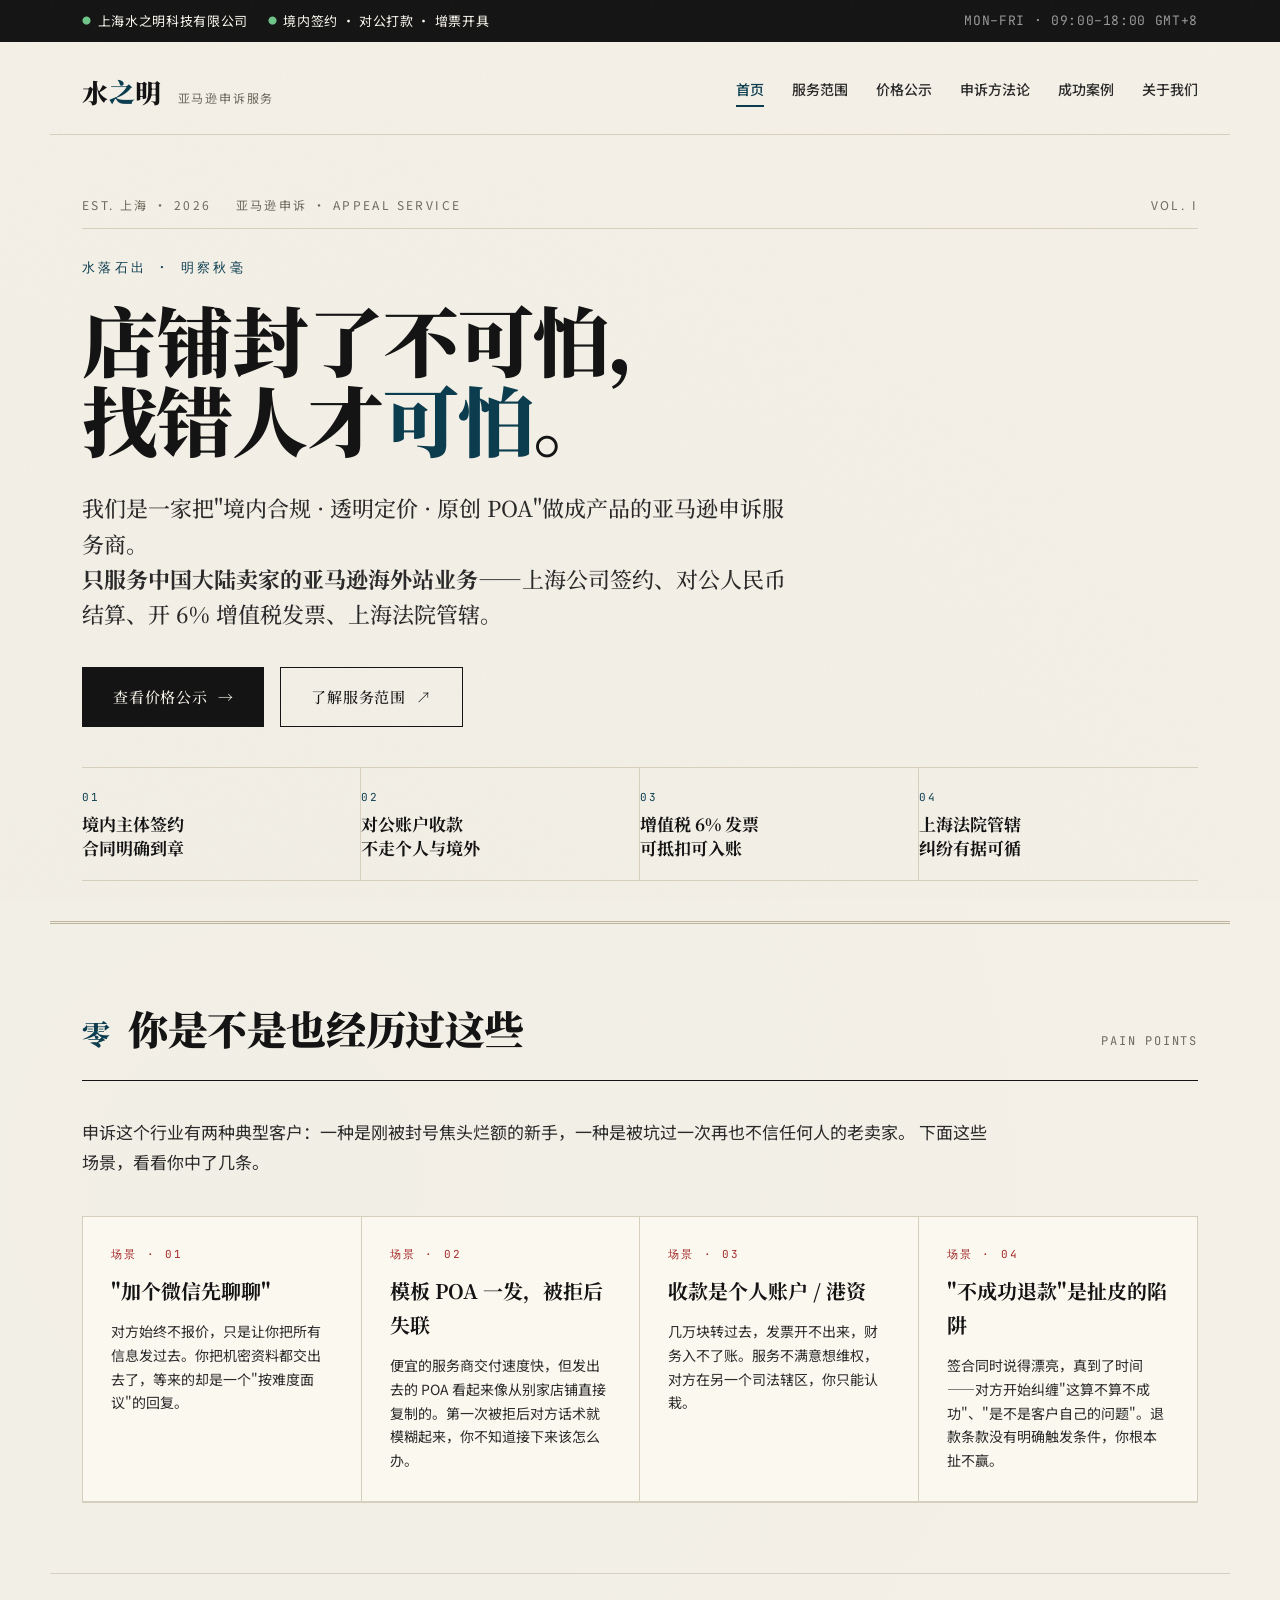
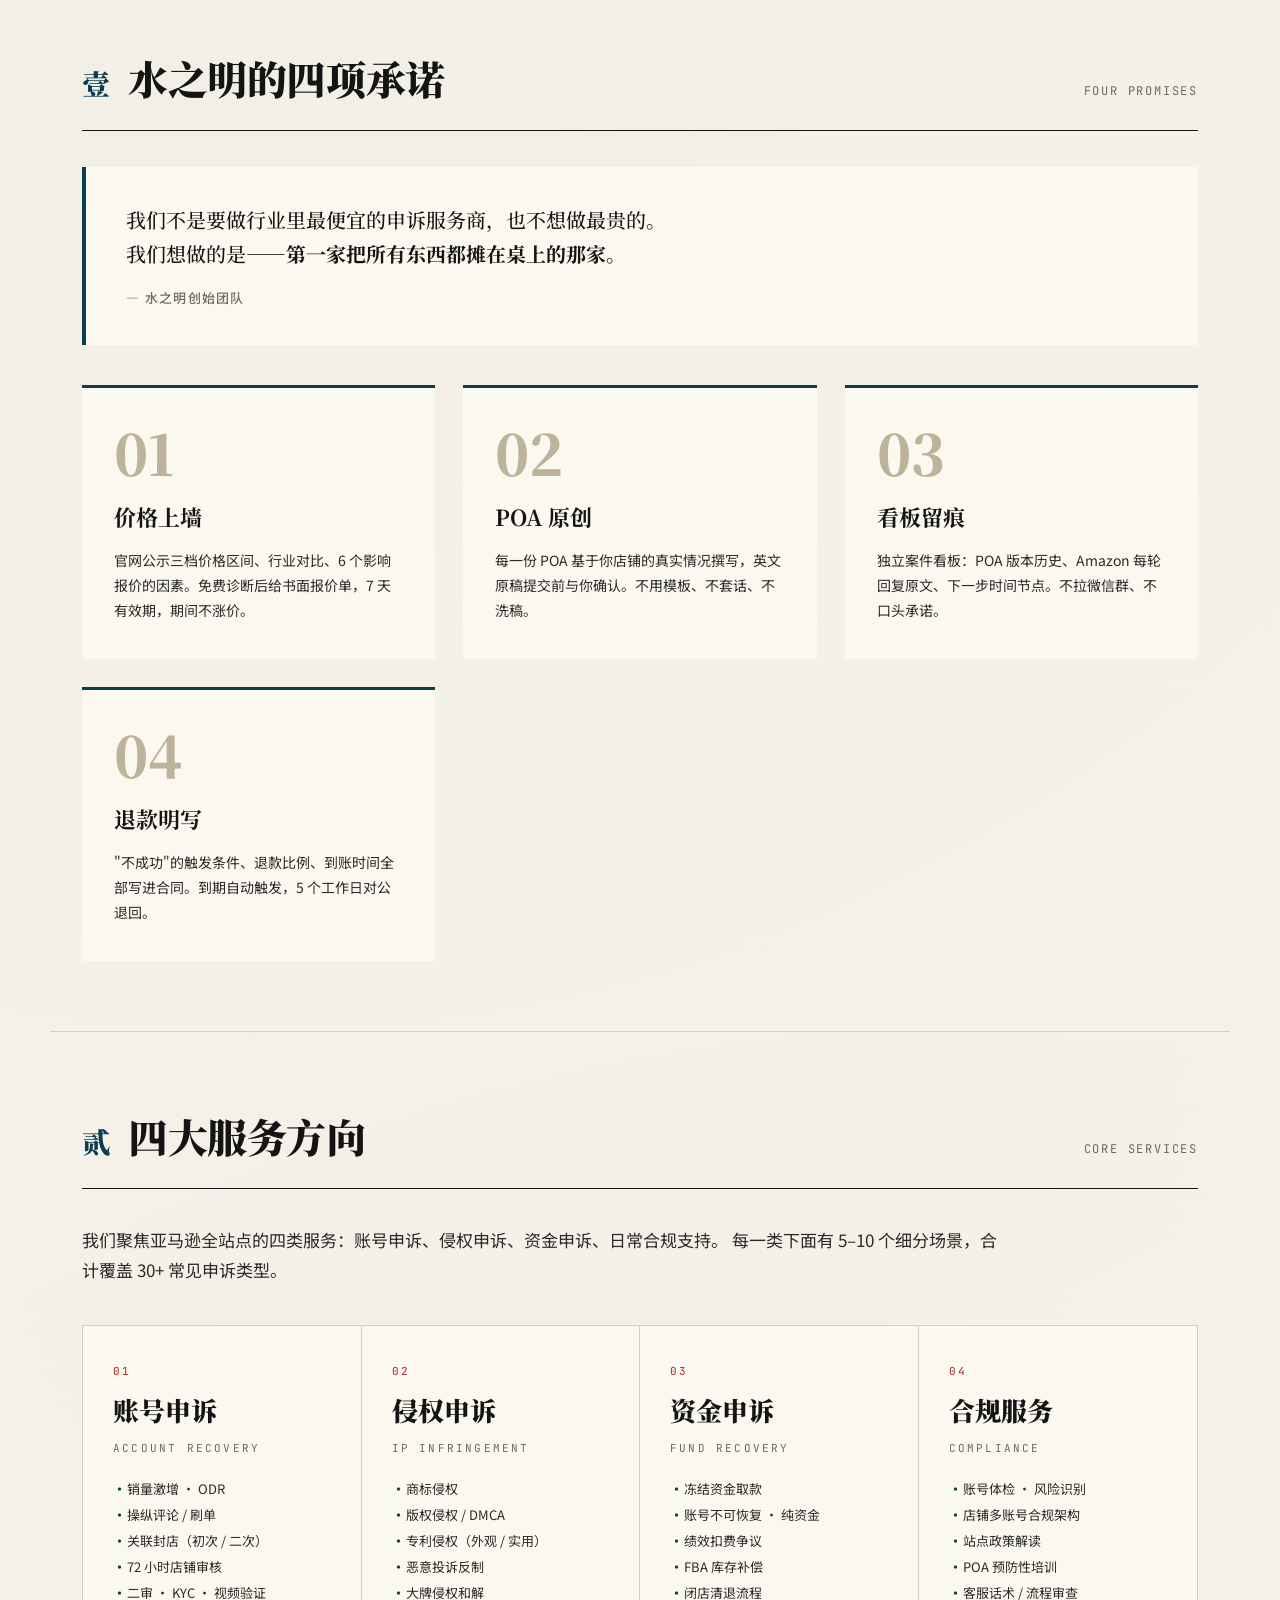
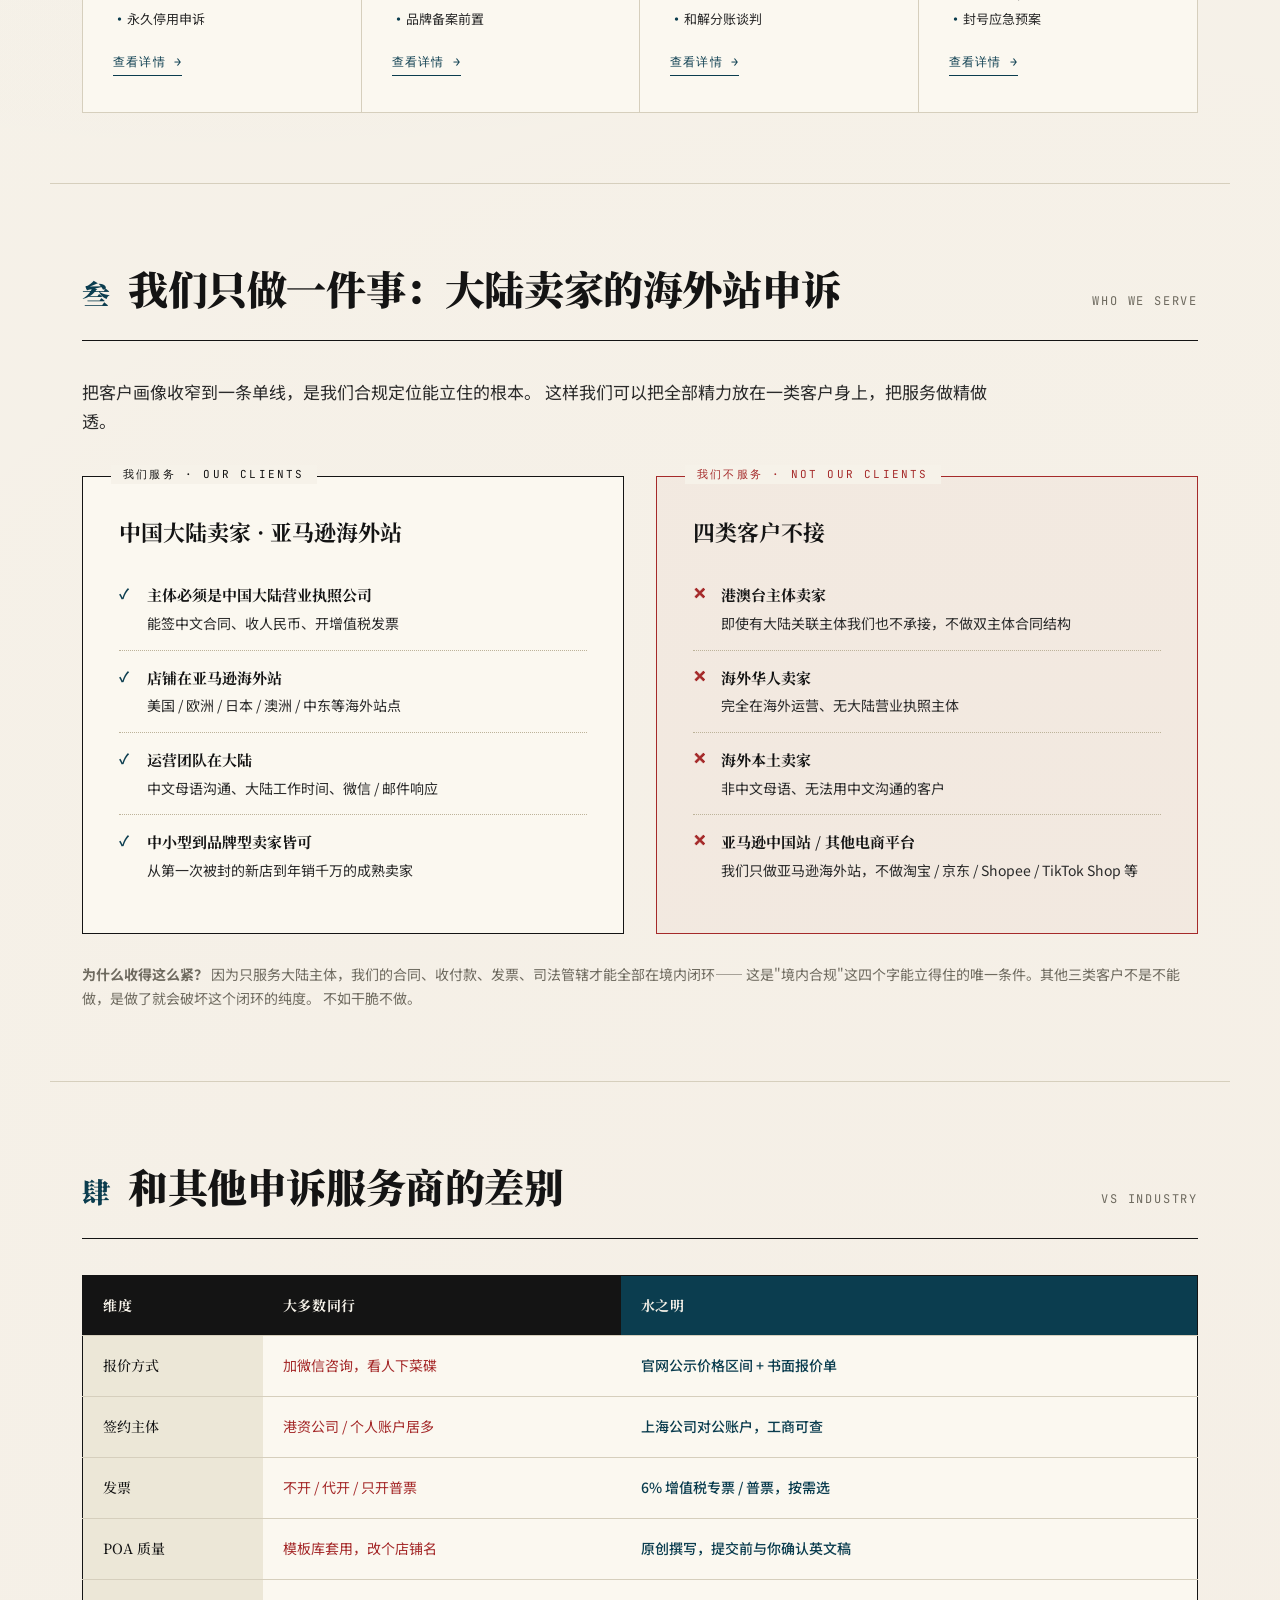
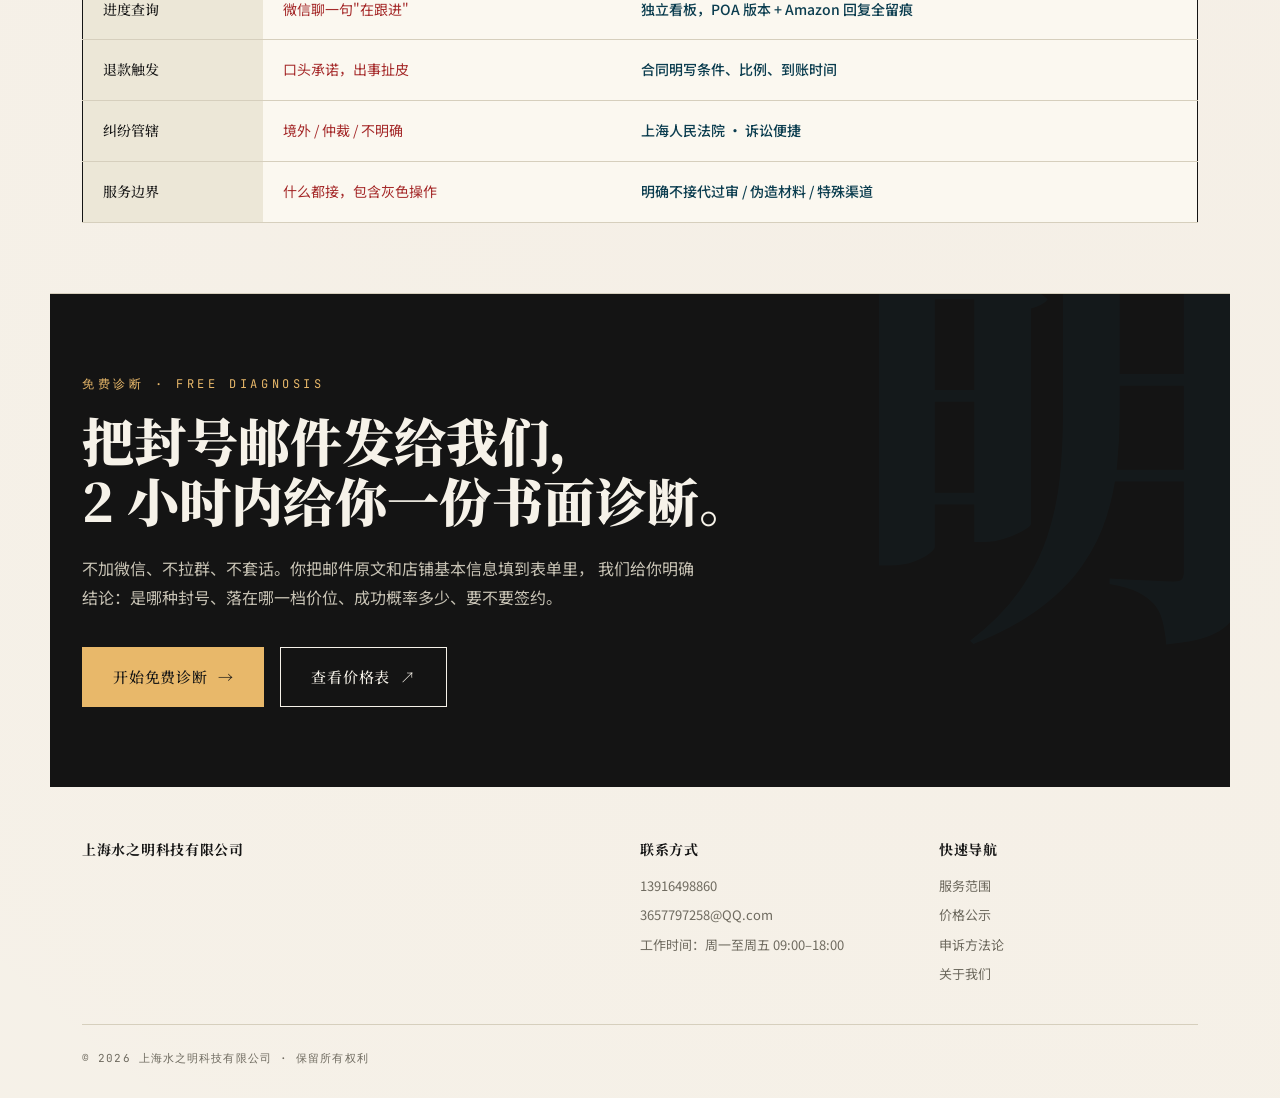
<file: index.html>
<!DOCTYPE html>
<html lang="zh-CN">
<head>
  <meta charset="UTF-8">
  <meta name="viewport" content="width=device-width, initial-scale=1.0">
  <title>水之明 · 亚马逊申诉服务 · 上海水之明科技有限公司</title>
  <meta name="description" content="境内主体签约 · 对公收款 · 增值税发票 · 上海法院管辖 · 亚马逊账号 / 侵权 / 资金 / 合规申诉服务">
  <link rel="preconnect" href="https://fonts.googleapis.com">
  <link rel="preconnect" href="https://fonts.gstatic.com" crossorigin>
  <link href="https://fonts.googleapis.com/css2?family=Noto+Serif+SC:wght@400;500;700;900&family=Noto+Sans+SC:wght@300;400;500;700&family=JetBrains+Mono:wght@400;500;700&display=swap" rel="stylesheet">
  <link rel="stylesheet" href="styles.css">
</head>
<body>

  <div class="topbar">
    <div class="topbar-inner">
      <div class="topbar-left">
        <span class="topbar-badge">上海水之明科技有限公司</span>
        <span class="topbar-badge">境内签约 · 对公打款 · 增票开具</span>
      </div>
      <div class="topbar-right">MON–FRI · 09:00–18:00 GMT+8</div>
    </div>
  </div>

  <header class="masthead">
    <div class="brand">
      <a href="index.html">
        <div class="brand-mark">水<span class="water-char">之</span>明</div>
        <div class="brand-sub">亚马逊申诉服务</div>
      </a>
    </div>
    <nav class="nav">
      <a href="index.html" class="active">首页</a>
      <a href="services.html">服务范围</a>
      <a href="pricing.html">价格公示</a>
      <a href="method.html">申诉方法论</a>
      <a href="cases.html">成功案例</a>
      <a href="about.html">关于我们</a>
    </nav>
  </header>

  <section class="hero">
    <div class="hero-meta">
      <div class="hero-meta-left">
        <span>EST. 上海 · 2026</span>
        <span>亚马逊申诉 · APPEAL SERVICE</span>
      </div>
      <div>VOL. I</div>
    </div>

    <div class="home-hero-tagline">水落石出 · 明察秋毫</div>
    <h1 class="hero-title">
      店铺封了不可怕，<br>
      找错人才<span class="accent">可怕</span>。
    </h1>
    <p class="hero-subtitle">
      我们是一家把"境内合规 · 透明定价 · 原创 POA"做成产品的亚马逊申诉服务商。<br>
      <b>只服务中国大陆卖家的亚马逊海外站业务</b>——上海公司签约、对公人民币结算、开 6% 增值税发票、上海法院管辖。
    </p>

    <div class="cta-buttons" style="margin-top:16px;">
      <a href="pricing.html" class="btn btn-primary" style="background:var(--ink);color:var(--paper);">查看价格公示<span class="btn-arrow">→</span></a>
      <a href="services.html" class="btn btn-secondary" style="border-color:var(--ink);color:var(--ink);">了解服务范围<span class="btn-arrow">↗</span></a>
    </div>

    <div class="hero-pillars">
      <div class="pillar"><div class="pillar-num">01</div><div class="pillar-text">境内主体签约<br>合同明确到章</div></div>
      <div class="pillar"><div class="pillar-num">02</div><div class="pillar-text">对公账户收款<br>不走个人与境外</div></div>
      <div class="pillar"><div class="pillar-num">03</div><div class="pillar-text">增值税 6% 发票<br>可抵扣可入账</div></div>
      <div class="pillar"><div class="pillar-num">04</div><div class="pillar-text">上海法院管辖<br>纠纷有据可循</div></div>
    </div>
  </section>

  <!-- 你是不是也经历过 -->
  <section class="content" id="pain">
    <div class="section-header">
      <div class="section-num">零</div>
      <h2 class="section-title">你是不是也经历过这些</h2>
      <div class="section-kicker">PAIN POINTS</div>
    </div>
    <p class="section-intro">
      申诉这个行业有两种典型客户：一种是刚被封号焦头烂额的新手，一种是被坑过一次再也不信任何人的老卖家。
      下面这些场景，看看你中了几条。
    </p>

    <div class="why-grid">
      <div class="why-card">
        <div class="why-card-label">场景 · 01</div>
        <div class="why-card-title">"加个微信先聊聊"</div>
        <div class="why-card-text">
          对方始终不报价，只是让你把所有信息发过去。你把机密资料都交出去了，等来的却是一个"按难度面议"的回复。
        </div>
      </div>
      <div class="why-card">
        <div class="why-card-label">场景 · 02</div>
        <div class="why-card-title">模板 POA 一发，被拒后失联</div>
        <div class="why-card-text">
          便宜的服务商交付速度快，但发出去的 POA 看起来像从别家店铺直接复制的。第一次被拒后对方话术就模糊起来，你不知道接下来该怎么办。
        </div>
      </div>
      <div class="why-card">
        <div class="why-card-label">场景 · 03</div>
        <div class="why-card-title">收款是个人账户 / 港资</div>
        <div class="why-card-text">
          几万块转过去，发票开不出来，财务入不了账。服务不满意想维权，对方在另一个司法辖区，你只能认栽。
        </div>
      </div>
      <div class="why-card">
        <div class="why-card-label">场景 · 04</div>
        <div class="why-card-title">"不成功退款"是扯皮的陷阱</div>
        <div class="why-card-text">
          签合同时说得漂亮，真到了时间——对方开始纠缠"这算不算不成功"、"是不是客户自己的问题"。退款条款没有明确触发条件，你根本扯不赢。
        </div>
      </div>
    </div>
  </section>

  <!-- 我们的四项承诺 -->
  <section class="content" id="promise">
    <div class="section-header">
      <div class="section-num">壹</div>
      <h2 class="section-title">水之明的四项承诺</h2>
      <div class="section-kicker">FOUR PROMISES</div>
    </div>

    <div class="quote-block" style="margin-bottom:40px;">
      我们不是要做行业里最便宜的申诉服务商，也不想做最贵的。<br>
      我们想做的是——<b>第一家把所有东西都摊在桌上的那家</b>。
      <cite>— 水之明创始团队</cite>
    </div>

    <div class="value-grid">
      <div class="value-card">
        <div class="value-card-num">01</div>
        <div class="value-card-title">价格上墙</div>
        <div class="value-card-text">官网公示三档价格区间、行业对比、6 个影响报价的因素。免费诊断后给书面报价单，7 天有效期，期间不涨价。</div>
      </div>
      <div class="value-card">
        <div class="value-card-num">02</div>
        <div class="value-card-title">POA 原创</div>
        <div class="value-card-text">每一份 POA 基于你店铺的真实情况撰写，英文原稿提交前与你确认。不用模板、不套话、不洗稿。</div>
      </div>
      <div class="value-card">
        <div class="value-card-num">03</div>
        <div class="value-card-title">看板留痕</div>
        <div class="value-card-text">独立案件看板：POA 版本历史、Amazon 每轮回复原文、下一步时间节点。不拉微信群、不口头承诺。</div>
      </div>
      <div class="value-card">
        <div class="value-card-num">04</div>
        <div class="value-card-title">退款明写</div>
        <div class="value-card-text">"不成功"的触发条件、退款比例、到账时间全部写进合同。到期自动触发，5 个工作日对公退回。</div>
      </div>
    </div>
  </section>

  <!-- 核心服务 -->
  <section class="content" id="services-preview">
    <div class="section-header">
      <div class="section-num">贰</div>
      <h2 class="section-title">四大服务方向</h2>
      <div class="section-kicker">CORE SERVICES</div>
    </div>
    <p class="section-intro">
      我们聚焦亚马逊全站点的四类服务：账号申诉、侵权申诉、资金申诉、日常合规支持。
      每一类下面有 5–10 个细分场景，合计覆盖 30+ 常见申诉类型。
    </p>

    <div class="service-cats">
      <div class="service-cat">
        <div class="service-cat-num">01</div>
        <div class="service-cat-title">账号申诉</div>
        <div class="service-cat-en">ACCOUNT RECOVERY</div>
        <ul class="service-cat-items">
          <li>销量激增 · ODR</li>
          <li>操纵评论 / 刷单</li>
          <li>关联封店（初次 / 二次）</li>
          <li>72 小时店铺审核</li>
          <li>二审 · KYC · 视频验证</li>
          <li>永久停用申诉</li>
        </ul>
        <a href="services.html#account" class="service-cat-link">查看详情 →</a>
      </div>
      <div class="service-cat">
        <div class="service-cat-num">02</div>
        <div class="service-cat-title">侵权申诉</div>
        <div class="service-cat-en">IP INFRINGEMENT</div>
        <ul class="service-cat-items">
          <li>商标侵权</li>
          <li>版权侵权 / DMCA</li>
          <li>专利侵权（外观 / 实用）</li>
          <li>恶意投诉反制</li>
          <li>大牌侵权和解</li>
          <li>品牌备案前置</li>
        </ul>
        <a href="services.html#ip" class="service-cat-link">查看详情 →</a>
      </div>
      <div class="service-cat">
        <div class="service-cat-num">03</div>
        <div class="service-cat-title">资金申诉</div>
        <div class="service-cat-en">FUND RECOVERY</div>
        <ul class="service-cat-items">
          <li>冻结资金取款</li>
          <li>账号不可恢复 · 纯资金</li>
          <li>绩效扣费争议</li>
          <li>FBA 库存补偿</li>
          <li>闭店清退流程</li>
          <li>和解分账谈判</li>
        </ul>
        <a href="services.html#fund" class="service-cat-link">查看详情 →</a>
      </div>
      <div class="service-cat">
        <div class="service-cat-num">04</div>
        <div class="service-cat-title">合规服务</div>
        <div class="service-cat-en">COMPLIANCE</div>
        <ul class="service-cat-items">
          <li>账号体检 · 风险识别</li>
          <li>店铺多账号合规架构</li>
          <li>站点政策解读</li>
          <li>POA 预防性培训</li>
          <li>客服话术 / 流程审查</li>
          <li>封号应急预案</li>
        </ul>
        <a href="services.html#compliance" class="service-cat-link">查看详情 →</a>
      </div>
    </div>
  </section>

  <!-- 客户画像 / 服务边界 -->
  <section class="content" id="client-fit">
    <div class="section-header">
      <div class="section-num">叁</div>
      <h2 class="section-title">我们只做一件事：大陆卖家的海外站申诉</h2>
      <div class="section-kicker">WHO WE SERVE</div>
    </div>
    <p class="section-intro">
      把客户画像收窄到一条单线，是我们合规定位能立住的根本。
      这样我们可以把全部精力放在一类客户身上，把服务做精做透。
    </p>

    <div class="dual-grid">
      <div class="info-block">
        <div class="info-block-label">我们服务 · OUR CLIENTS</div>
        <h3 class="info-block-title">中国大陆卖家 · 亚马逊海外站</h3>
        <ul class="info-list">
          <li><strong>主体必须是中国大陆营业执照公司</strong>能签中文合同、收人民币、开增值税发票</li>
          <li><strong>店铺在亚马逊海外站</strong>美国 / 欧洲 / 日本 / 澳洲 / 中东等海外站点</li>
          <li><strong>运营团队在大陆</strong>中文母语沟通、大陆工作时间、微信 / 邮件响应</li>
          <li><strong>中小型到品牌型卖家皆可</strong>从第一次被封的新店到年销千万的成熟卖家</li>
        </ul>
      </div>
      <div class="info-block warning">
        <div class="info-block-label">我们不服务 · NOT OUR CLIENTS</div>
        <h3 class="info-block-title">四类客户不接</h3>
        <ul class="info-list">
          <li><strong>港澳台主体卖家</strong>即使有大陆关联主体我们也不承接，不做双主体合同结构</li>
          <li><strong>海外华人卖家</strong>完全在海外运营、无大陆营业执照主体</li>
          <li><strong>海外本土卖家</strong>非中文母语、无法用中文沟通的客户</li>
          <li><strong>亚马逊中国站 / 其他电商平台</strong>我们只做亚马逊海外站，不做淘宝 / 京东 / Shopee / TikTok Shop 等</li>
        </ul>
      </div>
    </div>

    <p style="margin-top:28px;font-size:14px;color:var(--muted);line-height:1.75;">
      <b>为什么收得这么紧？</b>
      因为只服务大陆主体，我们的合同、收付款、发票、司法管辖才能全部在境内闭环——
      这是"境内合规"这四个字能立得住的唯一条件。其他三类客户不是不能做，是做了就会破坏这个闭环的纯度。
      不如干脆不做。
    </p>
  </section>

  <!-- 透明对比 -->
  <section class="content" id="compare">
    <div class="section-header">
      <div class="section-num">肆</div>
      <h2 class="section-title">和其他申诉服务商的差别</h2>
      <div class="section-kicker">VS INDUSTRY</div>
    </div>

    <table class="compare-table">
      <thead>
        <tr>
          <th>维度</th>
          <th>大多数同行</th>
          <th class="water-head">水之明</th>
        </tr>
      </thead>
      <tbody>
        <tr>
          <td>报价方式</td>
          <td class="bad">加微信咨询，看人下菜碟</td>
          <td class="good">官网公示价格区间 + 书面报价单</td>
        </tr>
        <tr>
          <td>签约主体</td>
          <td class="bad">港资公司 / 个人账户居多</td>
          <td class="good">上海公司对公账户，工商可查</td>
        </tr>
        <tr>
          <td>发票</td>
          <td class="bad">不开 / 代开 / 只开普票</td>
          <td class="good">6% 增值税专票 / 普票，按需选</td>
        </tr>
        <tr>
          <td>POA 质量</td>
          <td class="bad">模板库套用，改个店铺名</td>
          <td class="good">原创撰写，提交前与你确认英文稿</td>
        </tr>
        <tr>
          <td>进度查询</td>
          <td class="bad">微信聊一句"在跟进"</td>
          <td class="good">独立看板，POA 版本 + Amazon 回复全留痕</td>
        </tr>
        <tr>
          <td>退款触发</td>
          <td class="bad">口头承诺，出事扯皮</td>
          <td class="good">合同明写条件、比例、到账时间</td>
        </tr>
        <tr>
          <td>纠纷管辖</td>
          <td class="bad">境外 / 仲裁 / 不明确</td>
          <td class="good">上海人民法院 · 诉讼便捷</td>
        </tr>
        <tr>
          <td>服务边界</td>
          <td class="bad">什么都接，包含灰色操作</td>
          <td class="good">明确不接代过审 / 伪造材料 / 特殊渠道</td>
        </tr>
      </tbody>
    </table>
  </section>

  <!-- CTA -->
  <section class="cta-section">
    <div class="cta-inner">
      <div class="cta-kicker">免费诊断 · FREE DIAGNOSIS</div>
      <h2 class="cta-title">
        把封号邮件发给我们，<br>
        2 小时内给你一份书面诊断。
      </h2>
      <p class="cta-text">
        不加微信、不拉群、不套话。你把邮件原文和店铺基本信息填到表单里，
        我们给你明确结论：是哪种封号、落在哪一档价位、成功概率多少、要不要签约。
      </p>
      <div class="cta-buttons">
        <a href="#diagnosis" class="btn btn-primary">开始免费诊断<span class="btn-arrow">→</span></a>
        <a href="pricing.html" class="btn btn-secondary">查看价格表<span class="btn-arrow">↗</span></a>
      </div>
    </div>
  </section>

  <footer>
    <div class="footer-top">
      <div class="footer-col">
        <h4>上海水之明科技有限公司</h4>
      </div>
      <div class="footer-col">
        <h4>联系方式</h4>
        <a href="tel:13916498860">13916498860</a>
        <a href="mailto:3657797258@QQ.com">3657797258@QQ.com</a>
        <p>工作时间：周一至周五 09:00–18:00</p>
      </div>
      <div class="footer-col">
        <h4>快速导航</h4>
        <a href="services.html">服务范围</a>
        <a href="pricing.html">价格公示</a>
        <a href="method.html">申诉方法论</a>
        <a href="about.html">关于我们</a>
      </div>
    </div>
    <div class="footer-bottom">
      <div>© 2026 上海水之明科技有限公司 · 保留所有权利</div>
    </div>
  </footer>

  <button class="scroll-top" id="scrollTop" aria-label="回到顶部">↑</button>

  <script>
    const scrollBtn = document.getElementById('scrollTop');
    window.addEventListener('scroll', () => {
      if (window.scrollY > 800) scrollBtn.classList.add('visible');
      else scrollBtn.classList.remove('visible');
    });
    scrollBtn.addEventListener('click', () => window.scrollTo({ top: 0, behavior: 'smooth' }));
  </script>
</body>
</html>
</file>
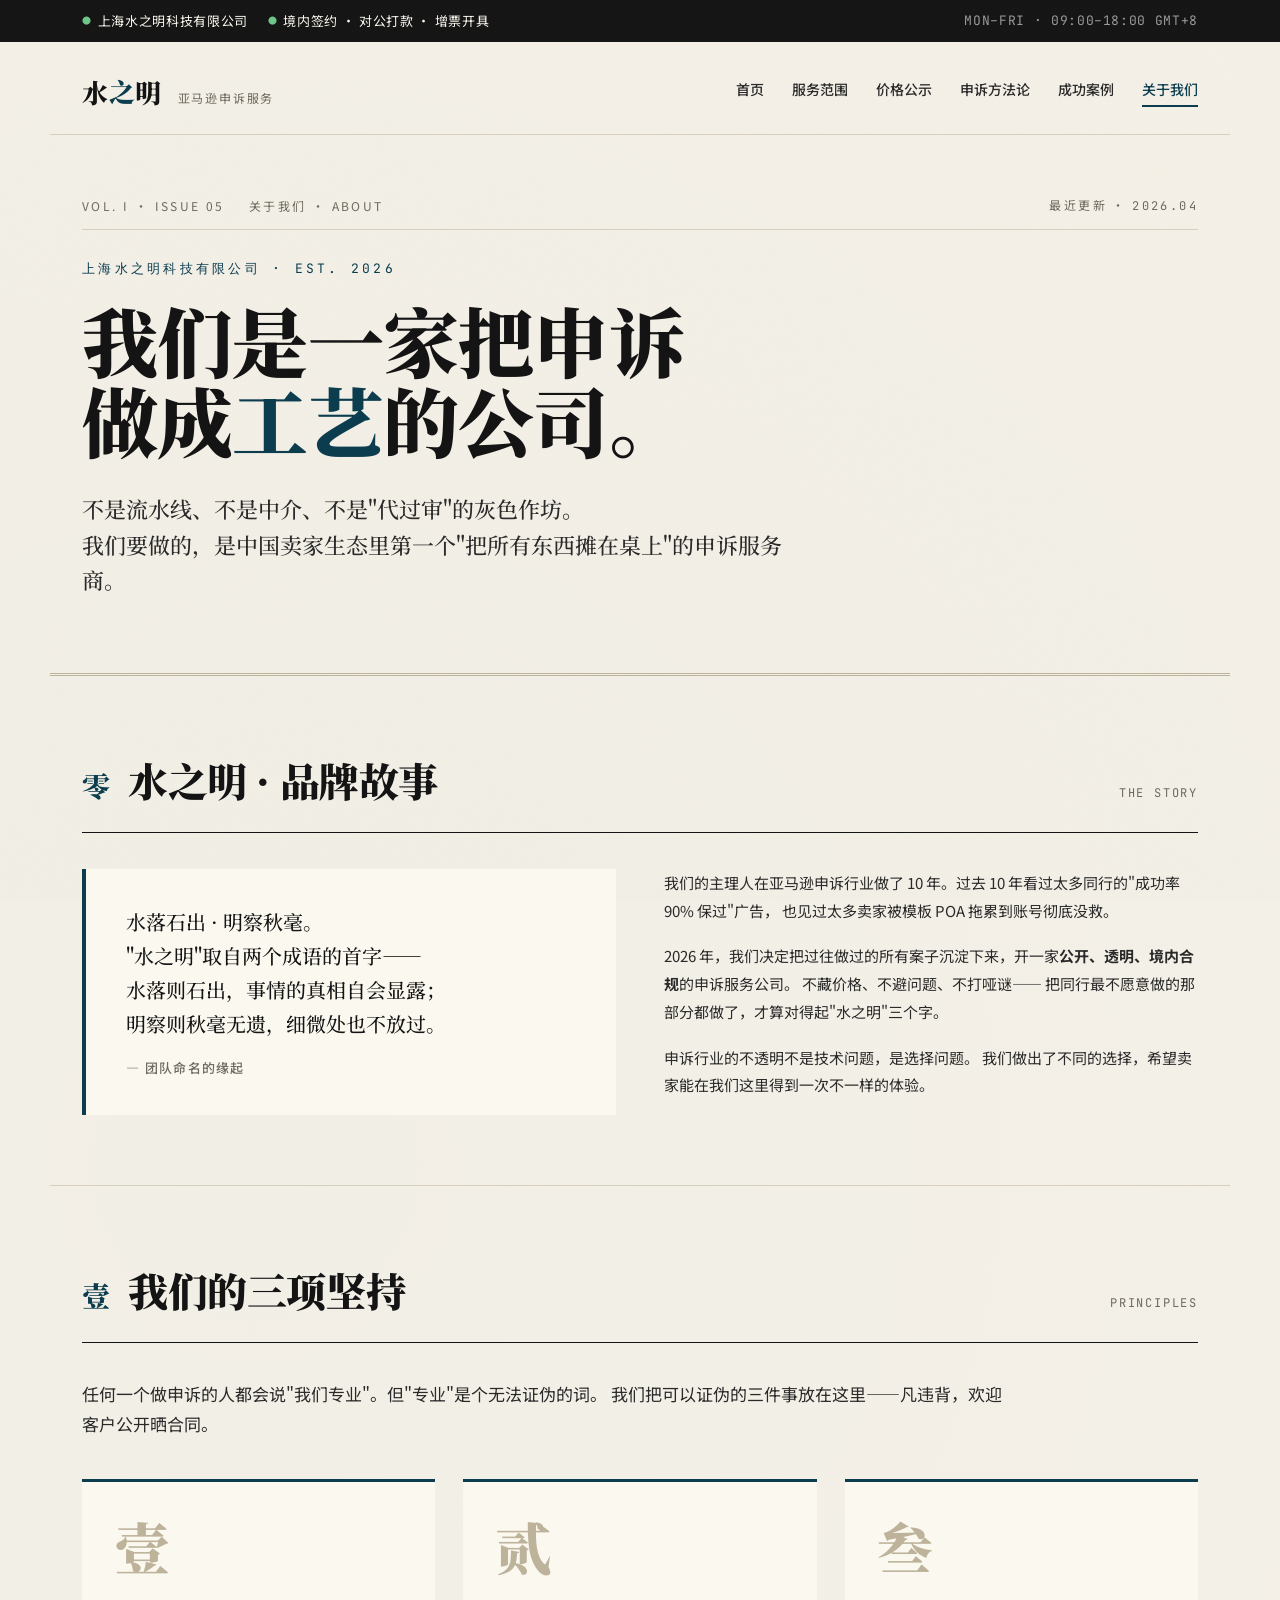
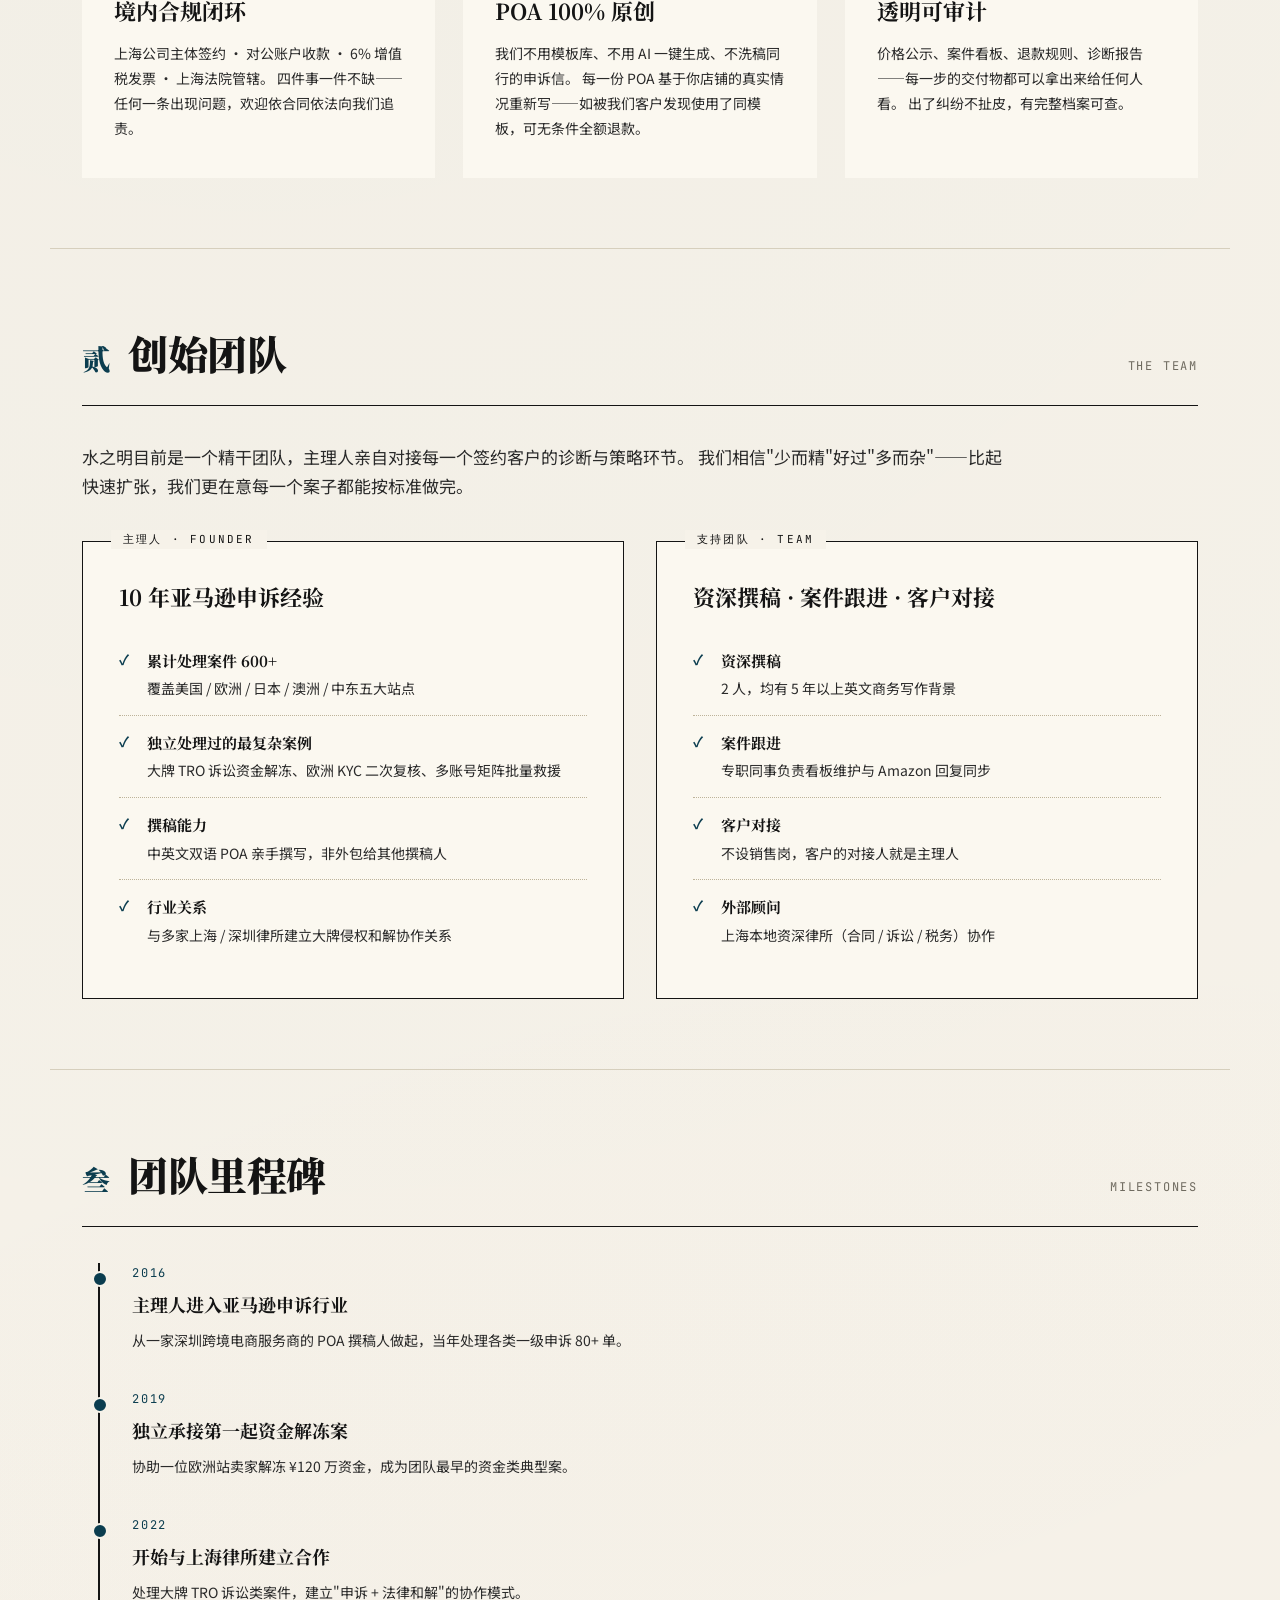
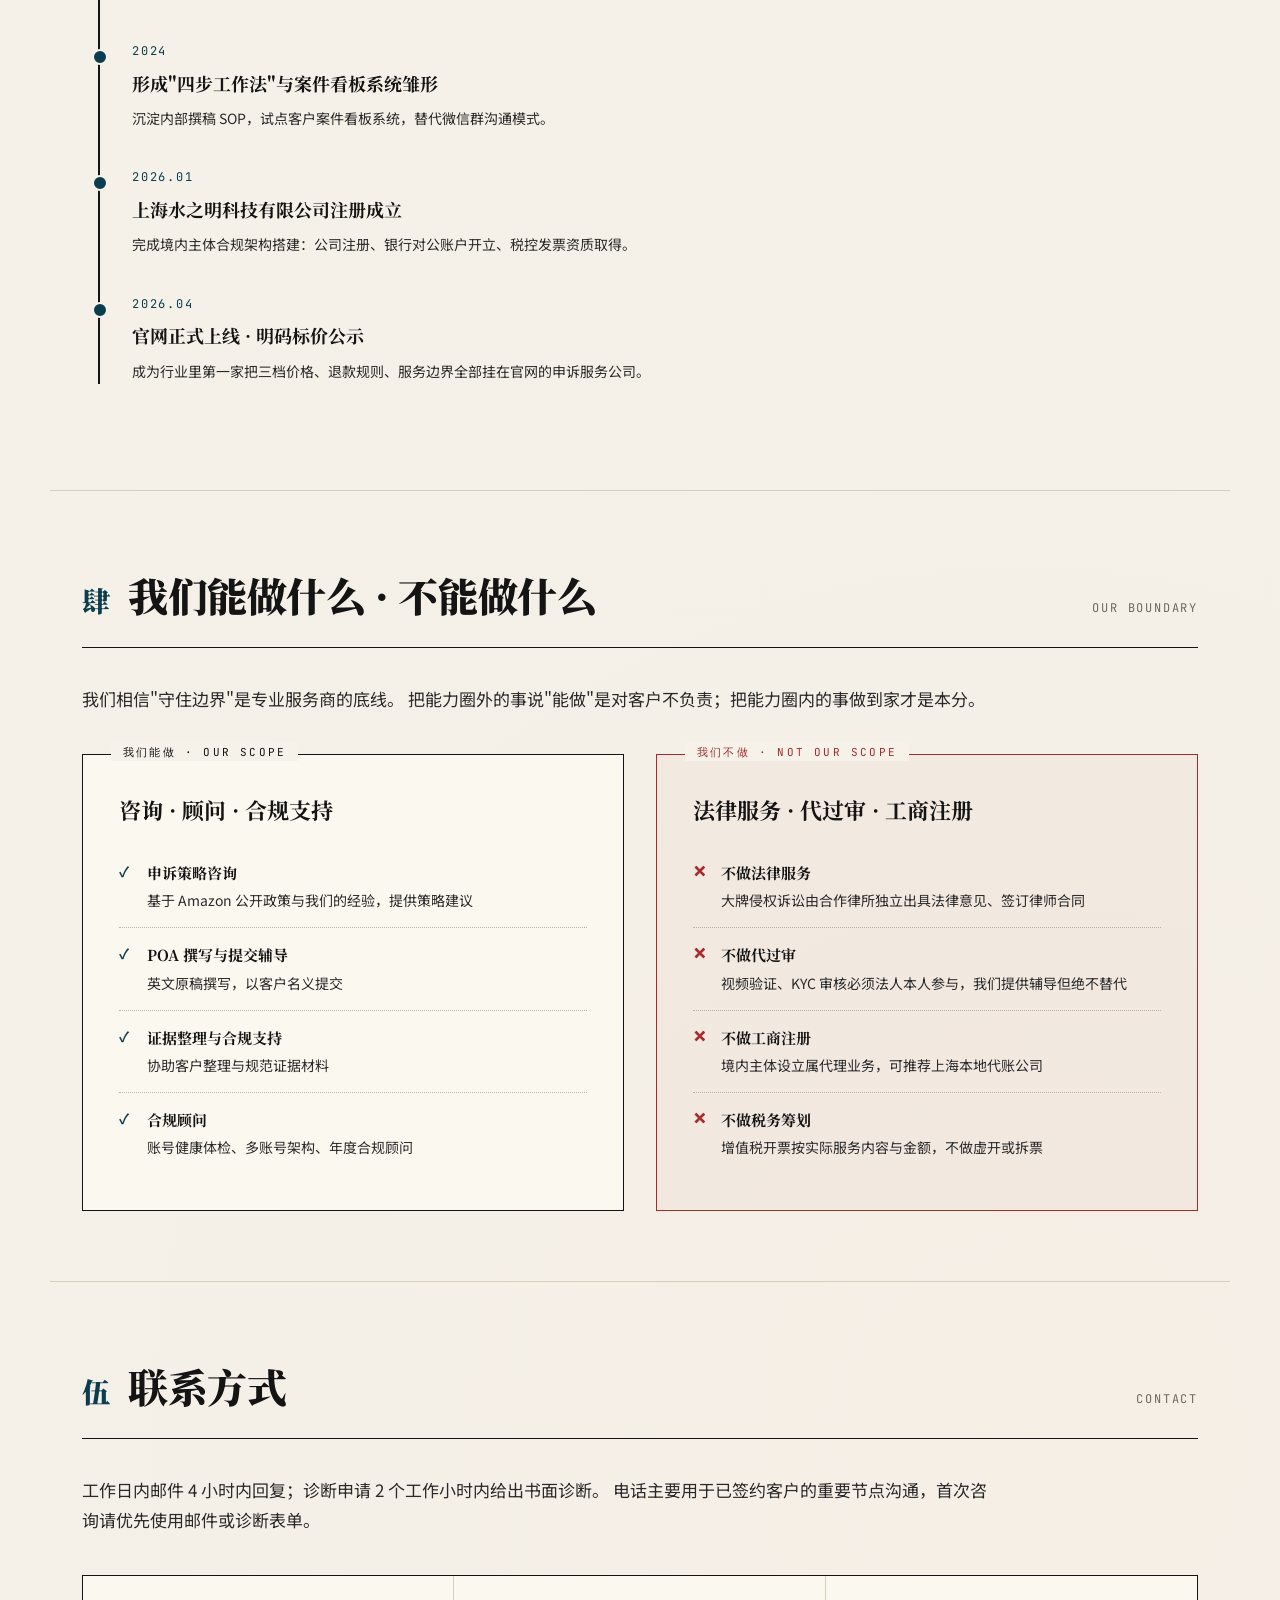
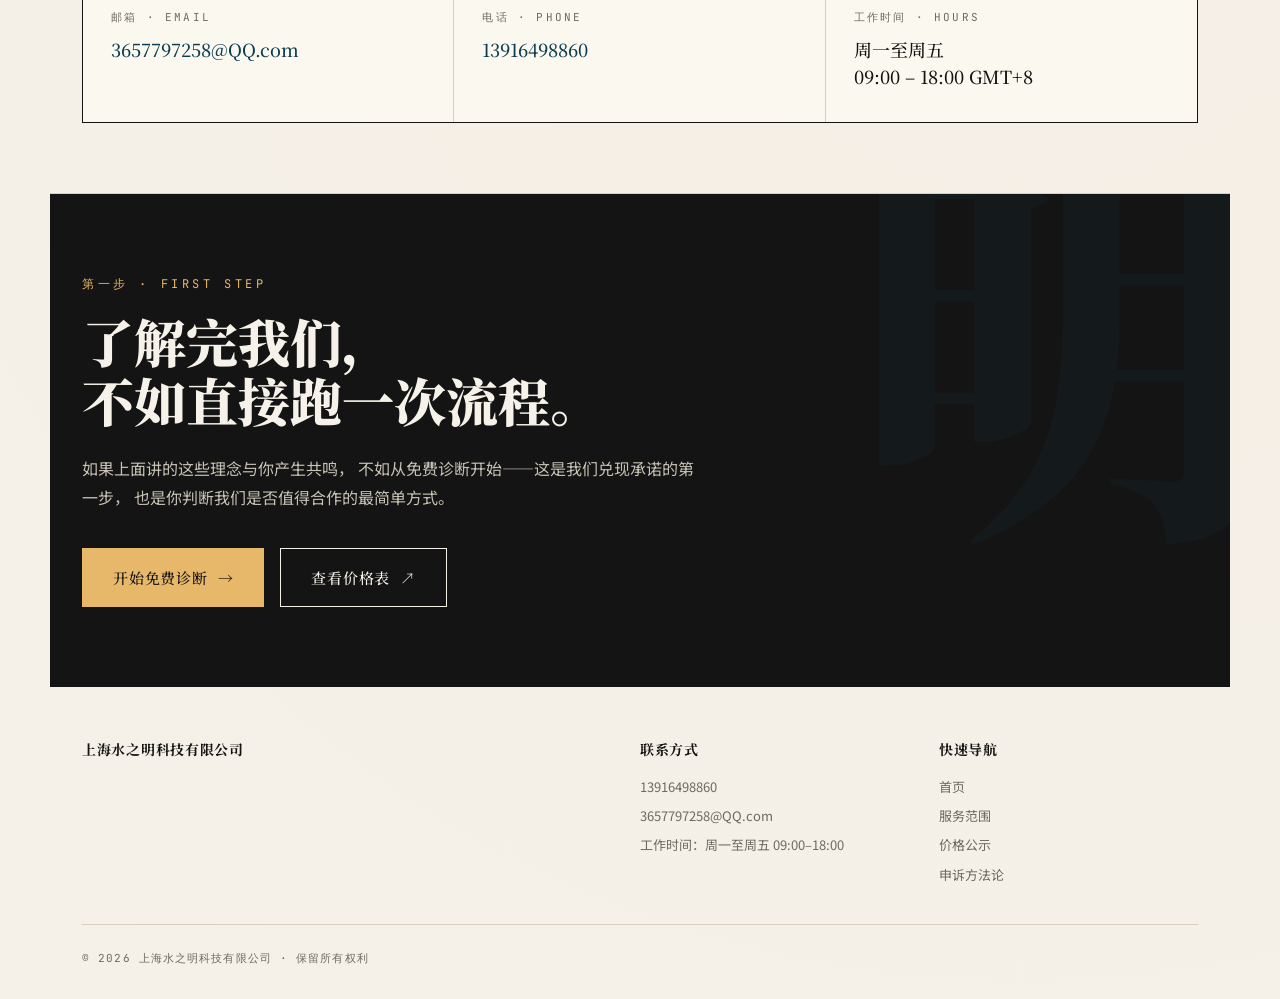
<file: about.html>
<!DOCTYPE html>
<html lang="zh-CN">
<head>
  <meta charset="UTF-8">
  <meta name="viewport" content="width=device-width, initial-scale=1.0">
  <title>关于我们 · 水之明亚马逊申诉服务</title>
  <meta name="description" content="上海水之明科技有限公司 · 境内合规的亚马逊申诉服务 · 团队背景 · 企业信息 · 联系方式">
  <link rel="preconnect" href="https://fonts.googleapis.com">
  <link rel="preconnect" href="https://fonts.gstatic.com" crossorigin>
  <link href="https://fonts.googleapis.com/css2?family=Noto+Serif+SC:wght@400;500;700;900&family=Noto+Sans+SC:wght@300;400;500;700&family=JetBrains+Mono:wght@400;500;700&display=swap" rel="stylesheet">
  <link rel="stylesheet" href="styles.css">
</head>
<body>

  <div class="topbar">
    <div class="topbar-inner">
      <div class="topbar-left">
        <span class="topbar-badge">上海水之明科技有限公司</span>
        <span class="topbar-badge">境内签约 · 对公打款 · 增票开具</span>
      </div>
      <div class="topbar-right">MON–FRI · 09:00–18:00 GMT+8</div>
    </div>
  </div>

  <header class="masthead">
    <div class="brand">
      <a href="index.html">
        <div class="brand-mark">水<span class="water-char">之</span>明</div>
        <div class="brand-sub">亚马逊申诉服务</div>
      </a>
    </div>
    <nav class="nav">
      <a href="index.html">首页</a>
      <a href="services.html">服务范围</a>
      <a href="pricing.html">价格公示</a>
      <a href="method.html">申诉方法论</a>
      <a href="cases.html">成功案例</a>
      <a href="about.html" class="active">关于我们</a>
    </nav>
  </header>

  <section class="hero">
    <div class="hero-meta">
      <div class="hero-meta-left">
        <span>VOL. I · ISSUE 05</span>
        <span>关于我们 · ABOUT</span>
      </div>
      <div>最近更新 · <span class="mono">2026.04</span></div>
    </div>

    <div class="home-hero-tagline">上海水之明科技有限公司 · EST. 2026</div>
    <h1 class="hero-title">
      我们是一家把申诉<br>
      做成<span class="accent">工艺</span>的公司。
    </h1>
    <p class="hero-subtitle">
      不是流水线、不是中介、不是"代过审"的灰色作坊。<br>
      我们要做的，是中国卖家生态里第一个"把所有东西摊在桌上"的申诉服务商。
    </p>
  </section>

  <!-- 品牌故事 -->
  <section class="content" id="story">
    <div class="section-header">
      <div class="section-num">零</div>
      <h2 class="section-title">水之明 · 品牌故事</h2>
      <div class="section-kicker">THE STORY</div>
    </div>

    <div class="split-section">
      <div>
        <div class="quote-block">
          水落石出 · 明察秋毫。<br>
          "水之明"取自两个成语的首字——<br>
          水落则石出，事情的真相自会显露；<br>
          明察则秋毫无遗，细微处也不放过。
          <cite>— 团队命名的缘起</cite>
        </div>
      </div>
      <div>
        <p style="font-size:15px;line-height:1.85;color:var(--ink-soft);margin-bottom:18px;">
          我们的主理人在亚马逊申诉行业做了 10 年。过去 10 年看过太多同行的"成功率 90% 保过"广告，
          也见过太多卖家被模板 POA 拖累到账号彻底没救。
        </p>
        <p style="font-size:15px;line-height:1.85;color:var(--ink-soft);margin-bottom:18px;">
          2026 年，我们决定把过往做过的所有案子沉淀下来，开一家<b>公开、透明、境内合规</b>的申诉服务公司。
          不藏价格、不避问题、不打哑谜——
          把同行最不愿意做的那部分都做了，才算对得起"水之明"三个字。
        </p>
        <p style="font-size:15px;line-height:1.85;color:var(--ink-soft);">
          申诉行业的不透明不是技术问题，是选择问题。
          我们做出了不同的选择，希望卖家能在我们这里得到一次不一样的体验。
        </p>
      </div>
    </div>
  </section>

  <!-- 我们的三项坚持 -->
  <section class="content" id="principles">
    <div class="section-header">
      <div class="section-num">壹</div>
      <h2 class="section-title">我们的三项坚持</h2>
      <div class="section-kicker">PRINCIPLES</div>
    </div>
    <p class="section-intro">
      任何一个做申诉的人都会说"我们专业"。但"专业"是个无法证伪的词。
      我们把可以证伪的三件事放在这里——凡违背，欢迎客户公开晒合同。
    </p>

    <div class="value-grid">
      <div class="value-card">
        <div class="value-card-num">壹</div>
        <div class="value-card-title">境内合规闭环</div>
        <div class="value-card-text">
          上海公司主体签约 · 对公账户收款 · 6% 增值税发票 · 上海法院管辖。
          四件事一件不缺——任何一条出现问题，欢迎依合同依法向我们追责。
        </div>
      </div>
      <div class="value-card">
        <div class="value-card-num">贰</div>
        <div class="value-card-title">POA 100% 原创</div>
        <div class="value-card-text">
          我们不用模板库、不用 AI 一键生成、不洗稿同行的申诉信。
          每一份 POA 基于你店铺的真实情况重新写——如被我们客户发现使用了同模板，可无条件全额退款。
        </div>
      </div>
      <div class="value-card">
        <div class="value-card-num">叁</div>
        <div class="value-card-title">透明可审计</div>
        <div class="value-card-text">
          价格公示、案件看板、退款规则、诊断报告——每一步的交付物都可以拿出来给任何人看。
          出了纠纷不扯皮，有完整档案可查。
        </div>
      </div>
    </div>
  </section>

  <!-- 团队 -->
  <section class="content" id="team">
    <div class="section-header">
      <div class="section-num">贰</div>
      <h2 class="section-title">创始团队</h2>
      <div class="section-kicker">THE TEAM</div>
    </div>
    <p class="section-intro">
      水之明目前是一个精干团队，主理人亲自对接每一个签约客户的诊断与策略环节。
      我们相信"少而精"好过"多而杂"——比起快速扩张，我们更在意每一个案子都能按标准做完。
    </p>

    <div class="dual-grid">
      <div class="info-block">
        <div class="info-block-label">主理人 · FOUNDER</div>
        <h3 class="info-block-title">10 年亚马逊申诉经验</h3>
        <ul class="info-list">
          <li><strong>累计处理案件 600+</strong>覆盖美国 / 欧洲 / 日本 / 澳洲 / 中东五大站点</li>
          <li><strong>独立处理过的最复杂案例</strong>大牌 TRO 诉讼资金解冻、欧洲 KYC 二次复核、多账号矩阵批量救援</li>
          <li><strong>撰稿能力</strong>中英文双语 POA 亲手撰写，非外包给其他撰稿人</li>
          <li><strong>行业关系</strong>与多家上海 / 深圳律所建立大牌侵权和解协作关系</li>
        </ul>
      </div>
      <div class="info-block">
        <div class="info-block-label">支持团队 · TEAM</div>
        <h3 class="info-block-title">资深撰稿 · 案件跟进 · 客户对接</h3>
        <ul class="info-list">
          <li><strong>资深撰稿</strong>2 人，均有 5 年以上英文商务写作背景</li>
          <li><strong>案件跟进</strong>专职同事负责看板维护与 Amazon 回复同步</li>
          <li><strong>客户对接</strong>不设销售岗，客户的对接人就是主理人</li>
          <li><strong>外部顾问</strong>上海本地资深律所（合同 / 诉讼 / 税务）协作</li>
        </ul>
      </div>
    </div>
  </section>

  <!-- 时间线 -->
  <section class="content" id="timeline">
    <div class="section-header">
      <div class="section-num">叁</div>
      <h2 class="section-title">团队里程碑</h2>
      <div class="section-kicker">MILESTONES</div>
    </div>

    <div class="timeline">
      <div class="timeline-item">
        <div class="timeline-date">2016</div>
        <div class="timeline-title">主理人进入亚马逊申诉行业</div>
        <div class="timeline-text">从一家深圳跨境电商服务商的 POA 撰稿人做起，当年处理各类一级申诉 80+ 单。</div>
      </div>
      <div class="timeline-item">
        <div class="timeline-date">2019</div>
        <div class="timeline-title">独立承接第一起资金解冻案</div>
        <div class="timeline-text">协助一位欧洲站卖家解冻 ¥120 万资金，成为团队最早的资金类典型案。</div>
      </div>
      <div class="timeline-item">
        <div class="timeline-date">2022</div>
        <div class="timeline-title">开始与上海律所建立合作</div>
        <div class="timeline-text">处理大牌 TRO 诉讼类案件，建立"申诉 + 法律和解"的协作模式。</div>
      </div>
      <div class="timeline-item">
        <div class="timeline-date">2024</div>
        <div class="timeline-title">形成"四步工作法"与案件看板系统雏形</div>
        <div class="timeline-text">沉淀内部撰稿 SOP，试点客户案件看板系统，替代微信群沟通模式。</div>
      </div>
      <div class="timeline-item">
        <div class="timeline-date">2026.01</div>
        <div class="timeline-title">上海水之明科技有限公司注册成立</div>
        <div class="timeline-text">完成境内主体合规架构搭建：公司注册、银行对公账户开立、税控发票资质取得。</div>
      </div>
      <div class="timeline-item">
        <div class="timeline-date">2026.04</div>
        <div class="timeline-title">官网正式上线 · 明码标价公示</div>
        <div class="timeline-text">成为行业里第一家把三档价格、退款规则、服务边界全部挂在官网的申诉服务公司。</div>
      </div>
    </div>
  </section>

  <!-- 风险声明 -->
  <section class="content" id="boundary">
    <div class="section-header">
      <div class="section-num">肆</div>
      <h2 class="section-title">我们能做什么 · 不能做什么</h2>
      <div class="section-kicker">OUR BOUNDARY</div>
    </div>
    <p class="section-intro">
      我们相信"守住边界"是专业服务商的底线。
      把能力圈外的事说"能做"是对客户不负责；把能力圈内的事做到家才是本分。
    </p>

    <div class="dual-grid">
      <div class="info-block">
        <div class="info-block-label">我们能做 · OUR SCOPE</div>
        <h3 class="info-block-title">咨询 · 顾问 · 合规支持</h3>
        <ul class="info-list">
          <li><strong>申诉策略咨询</strong>基于 Amazon 公开政策与我们的经验，提供策略建议</li>
          <li><strong>POA 撰写与提交辅导</strong>英文原稿撰写，以客户名义提交</li>
          <li><strong>证据整理与合规支持</strong>协助客户整理与规范证据材料</li>
          <li><strong>合规顾问</strong>账号健康体检、多账号架构、年度合规顾问</li>
        </ul>
      </div>
      <div class="info-block warning">
        <div class="info-block-label">我们不做 · NOT OUR SCOPE</div>
        <h3 class="info-block-title">法律服务 · 代过审 · 工商注册</h3>
        <ul class="info-list">
          <li><strong>不做法律服务</strong>大牌侵权诉讼由合作律所独立出具法律意见、签订律师合同</li>
          <li><strong>不做代过审</strong>视频验证、KYC 审核必须法人本人参与，我们提供辅导但绝不替代</li>
          <li><strong>不做工商注册</strong>境内主体设立属代理业务，可推荐上海本地代账公司</li>
          <li><strong>不做税务筹划</strong>增值税开票按实际服务内容与金额，不做虚开或拆票</li>
        </ul>
      </div>
    </div>
  </section>

  <!-- 联系方式 -->
  <section class="content" id="contact">
    <div class="section-header">
      <div class="section-num">伍</div>
      <h2 class="section-title">联系方式</h2>
      <div class="section-kicker">CONTACT</div>
    </div>
    <p class="section-intro">
      工作日内邮件 4 小时内回复；诊断申请 2 个工作小时内给出书面诊断。
      电话主要用于已签约客户的重要节点沟通，首次咨询请优先使用邮件或诊断表单。
    </p>

    <div class="contact-grid">
      <div class="contact-item">
        <div class="contact-label">邮箱 · EMAIL</div>
        <div class="contact-value"><a href="mailto:3657797258@QQ.com">3657797258@QQ.com</a></div>
      </div>
      <div class="contact-item">
        <div class="contact-label">电话 · PHONE</div>
        <div class="contact-value"><a href="tel:13916498860">13916498860</a></div>
      </div>
      <div class="contact-item">
        <div class="contact-label">工作时间 · HOURS</div>
        <div class="contact-value">周一至周五<br>09:00 – 18:00 GMT+8</div>
      </div>
    </div>

  </section>

  <!-- CTA -->
  <section class="cta-section">
    <div class="cta-inner">
      <div class="cta-kicker">第一步 · FIRST STEP</div>
      <h2 class="cta-title">了解完我们，<br>不如直接跑一次流程。</h2>
      <p class="cta-text">
        如果上面讲的这些理念与你产生共鸣，
        不如从免费诊断开始——这是我们兑现承诺的第一步，
        也是你判断我们是否值得合作的最简单方式。
      </p>
      <div class="cta-buttons">
        <a href="#diagnosis" class="btn btn-primary">开始免费诊断<span class="btn-arrow">→</span></a>
        <a href="pricing.html" class="btn btn-secondary">查看价格表<span class="btn-arrow">↗</span></a>
      </div>
    </div>
  </section>

  <footer>
    <div class="footer-top">
      <div class="footer-col">
        <h4>上海水之明科技有限公司</h4>
      </div>
      <div class="footer-col">
        <h4>联系方式</h4>
        <a href="tel:13916498860">13916498860</a>
        <a href="mailto:3657797258@QQ.com">3657797258@QQ.com</a>
        <p>工作时间：周一至周五 09:00–18:00</p>
      </div>
      <div class="footer-col">
        <h4>快速导航</h4>
        <a href="index.html">首页</a>
        <a href="services.html">服务范围</a>
        <a href="pricing.html">价格公示</a>
        <a href="method.html">申诉方法论</a>
      </div>
    </div>
    <div class="footer-bottom">
      <div>© 2026 上海水之明科技有限公司 · 保留所有权利</div>
    </div>
  </footer>

  <button class="scroll-top" id="scrollTop" aria-label="回到顶部">↑</button>

  <script>
    const scrollBtn = document.getElementById('scrollTop');
    window.addEventListener('scroll', () => {
      if (window.scrollY > 800) scrollBtn.classList.add('visible');
      else scrollBtn.classList.remove('visible');
    });
    scrollBtn.addEventListener('click', () => window.scrollTo({ top: 0, behavior: 'smooth' }));
  </script>
</body>
</html>
</file>
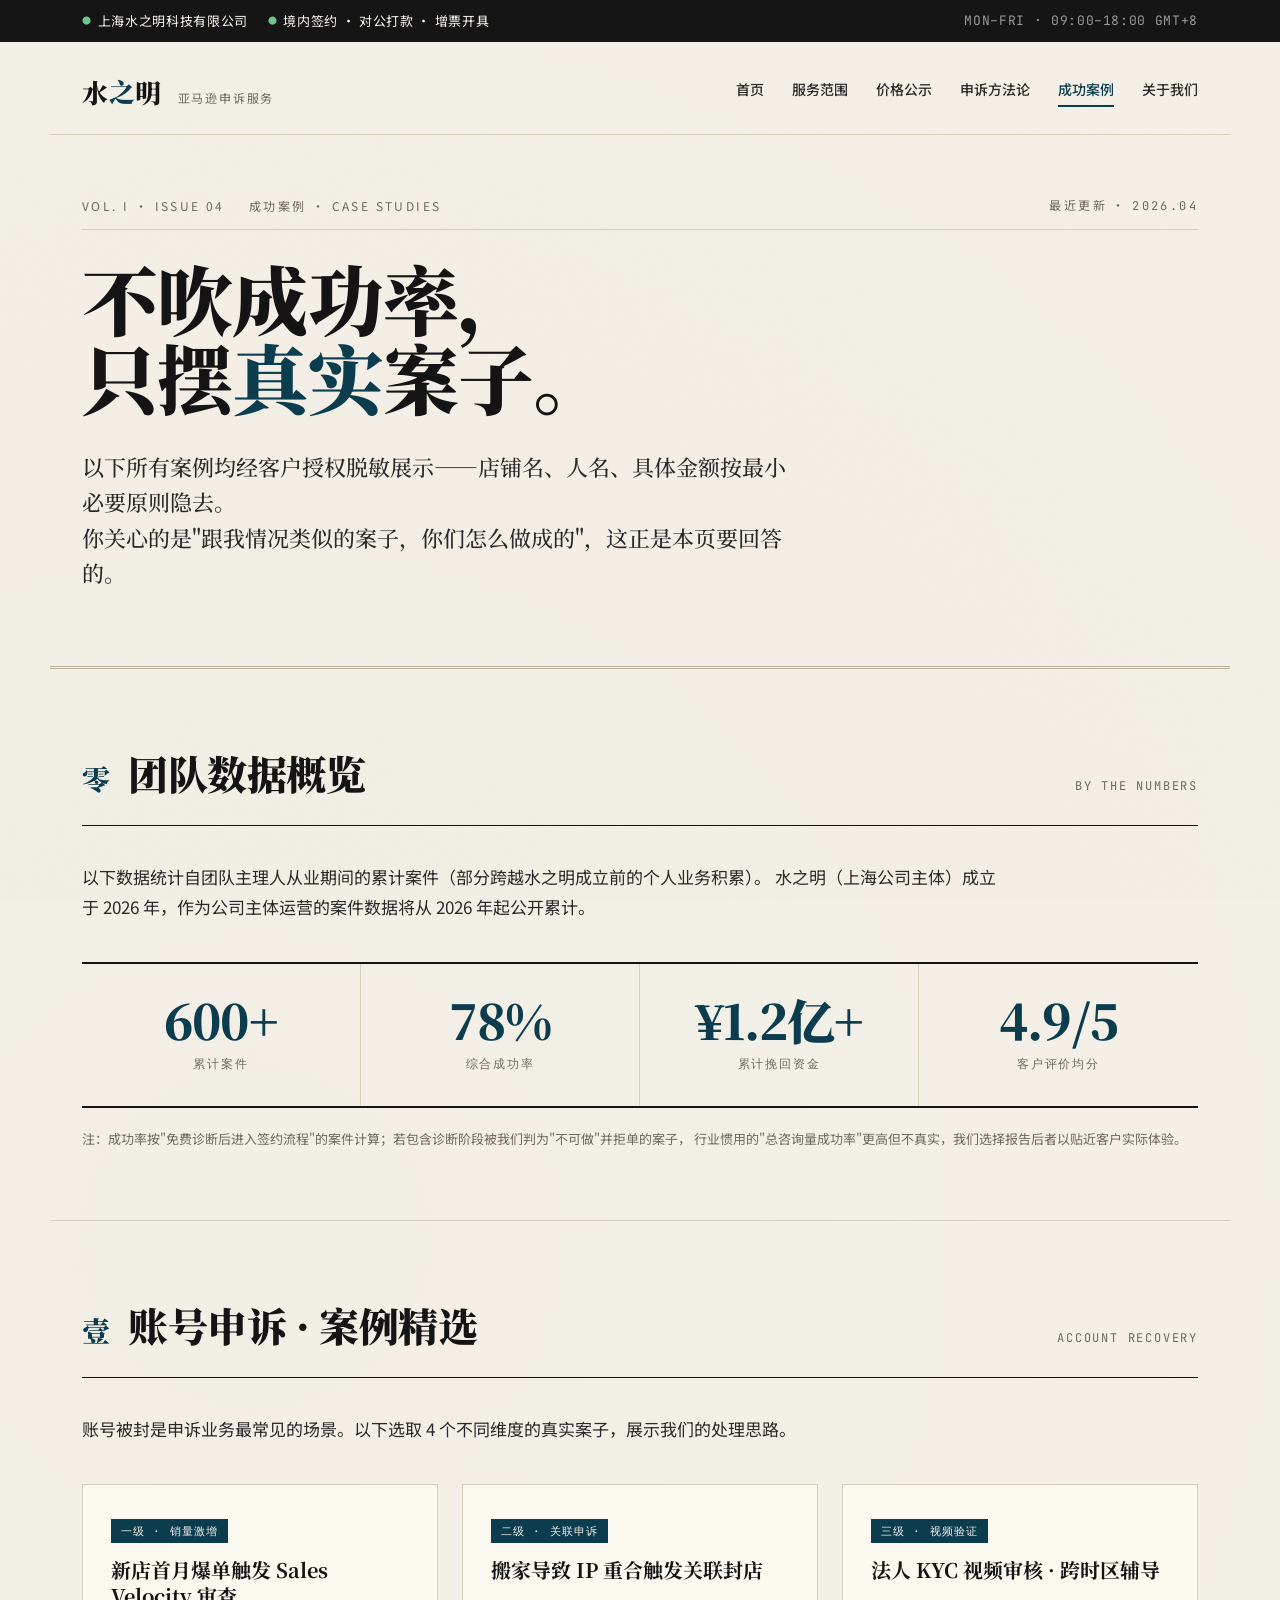
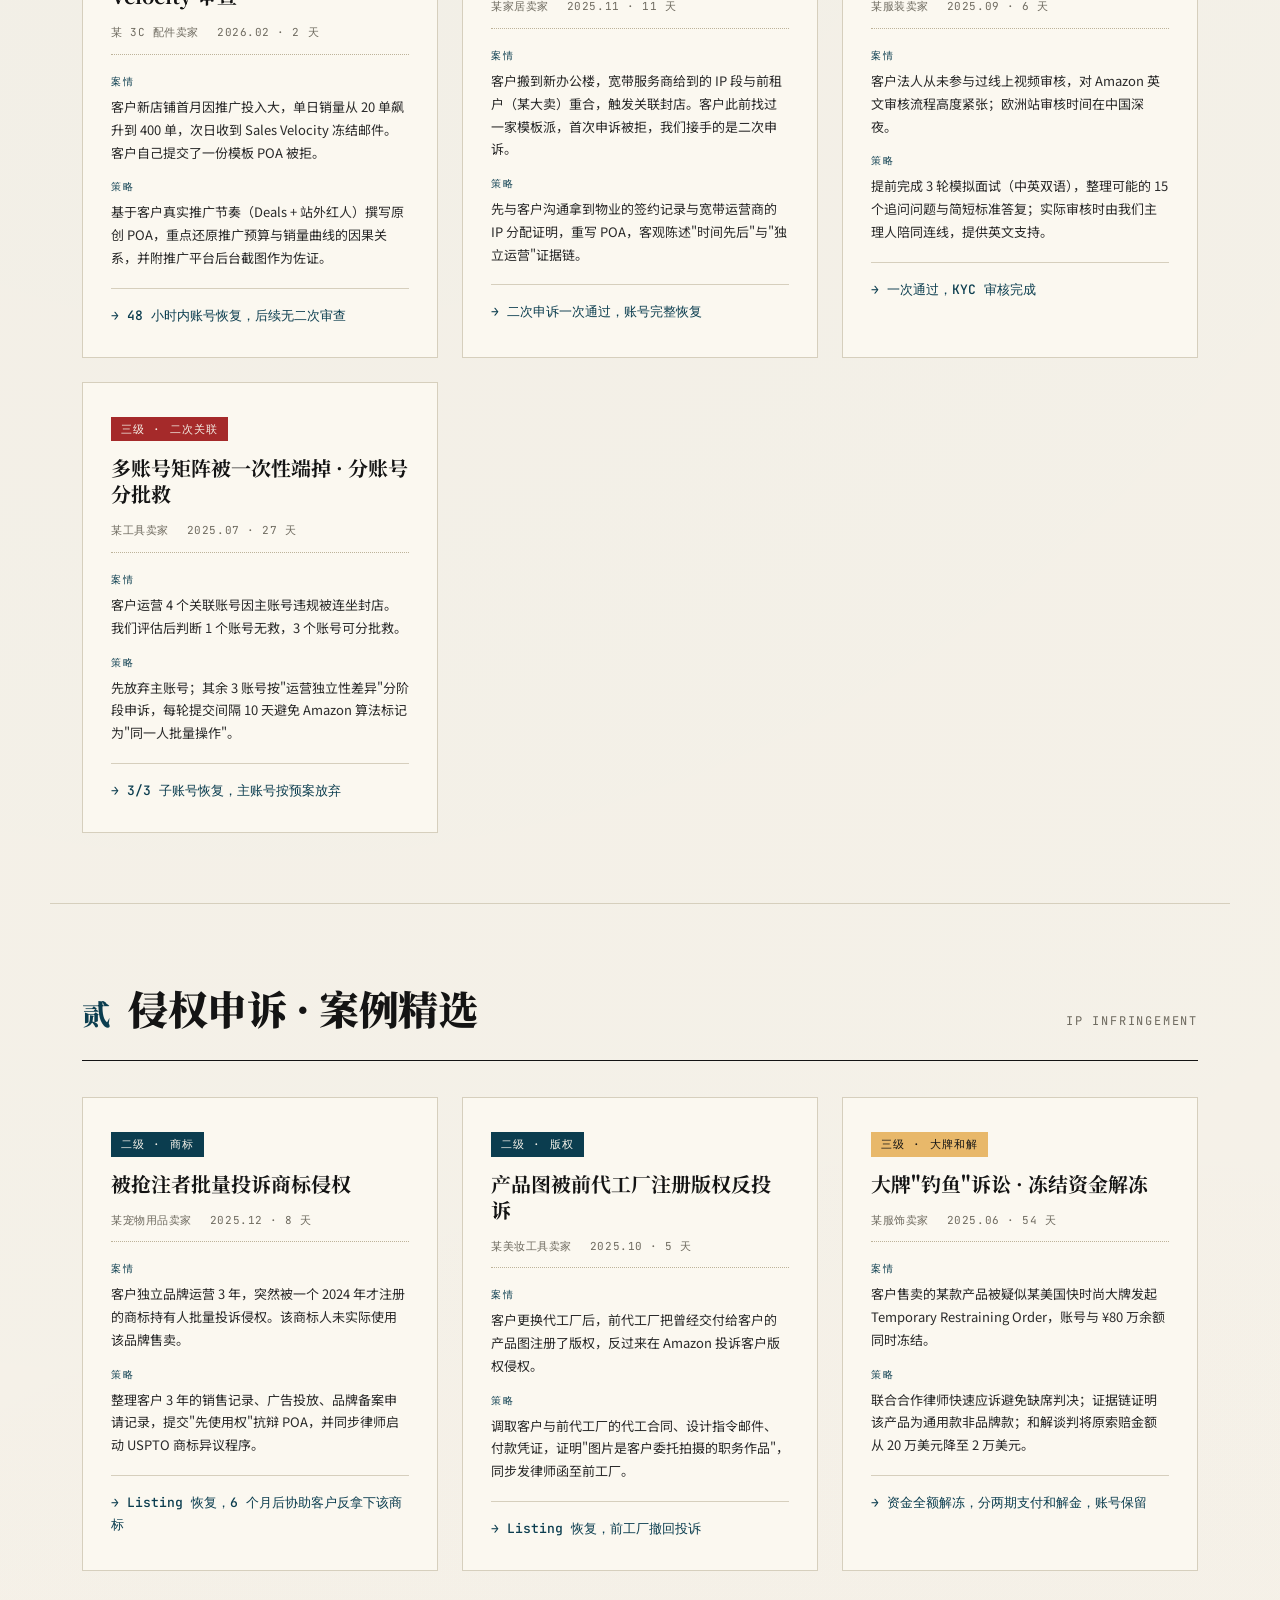
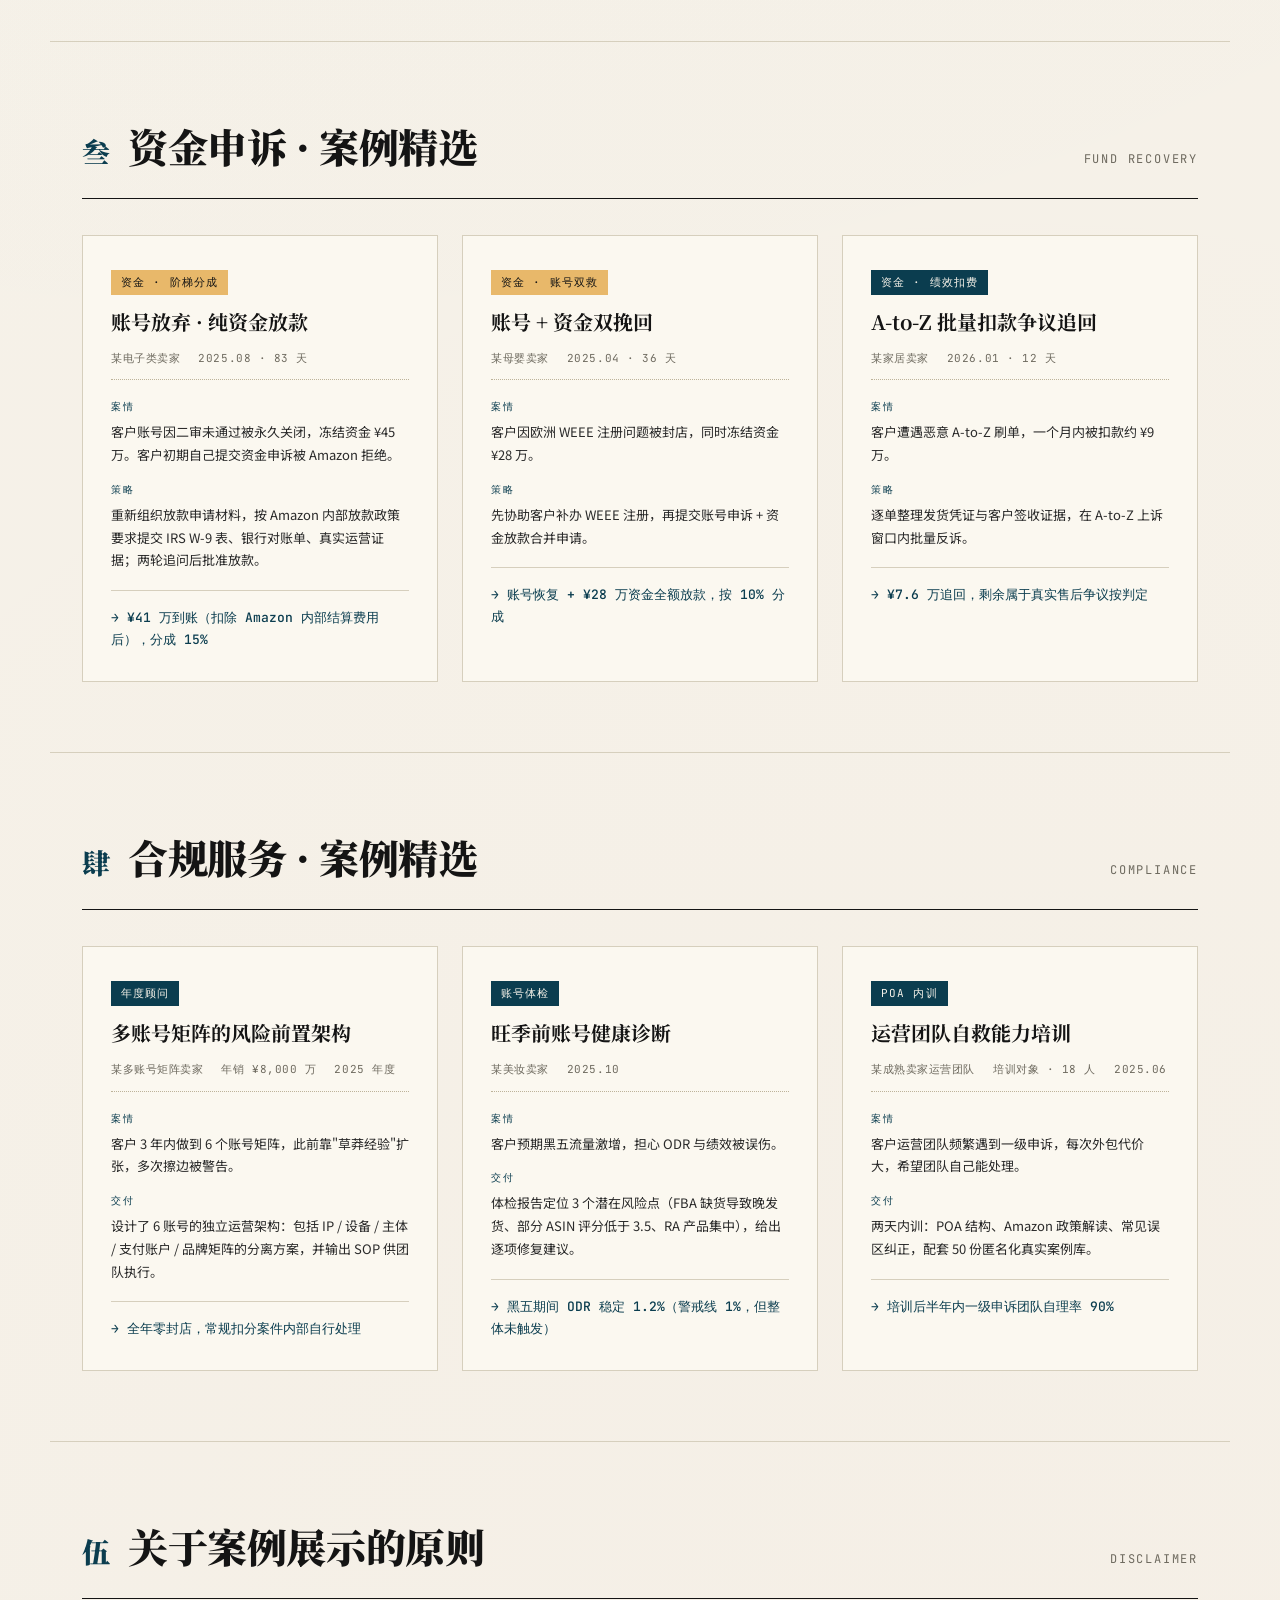
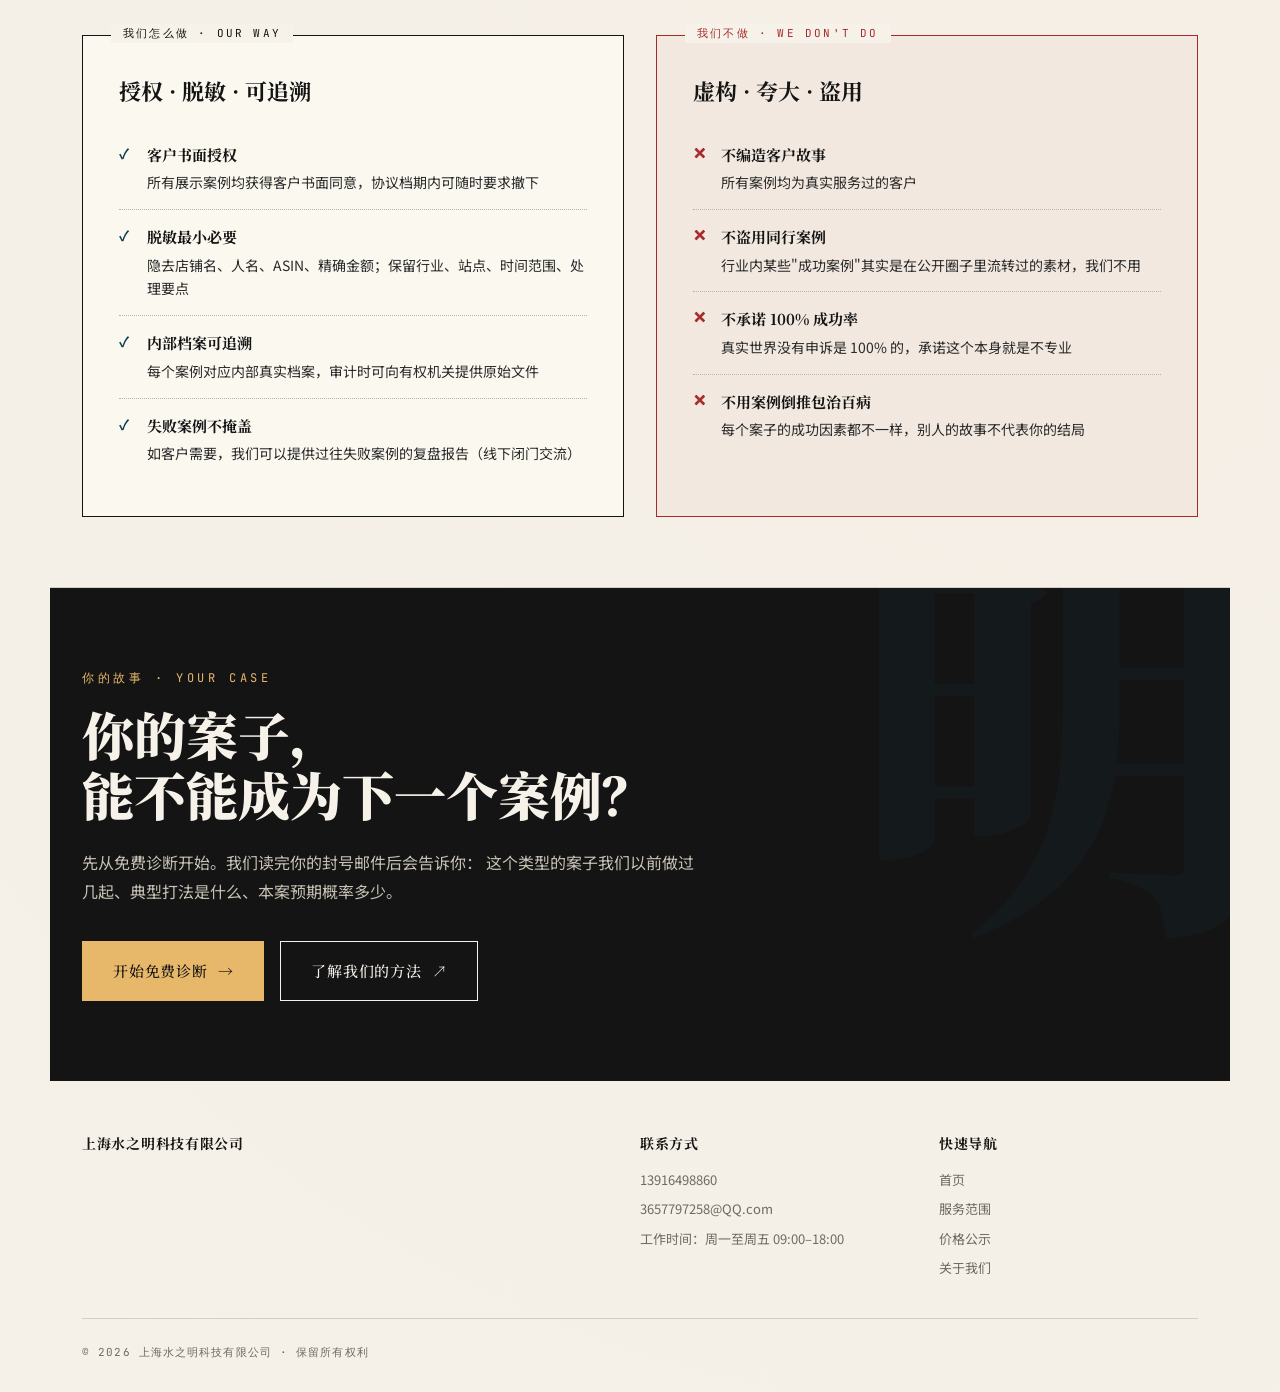
<file: cases.html>
<!DOCTYPE html>
<html lang="zh-CN">
<head>
  <meta charset="UTF-8">
  <meta name="viewport" content="width=device-width, initial-scale=1.0">
  <title>成功案例 · 水之明亚马逊申诉服务</title>
  <meta name="description" content="水之明亚马逊申诉真实案例展示 · 账号恢复 / 资金解冻 / 侵权和解 / 合规架构">
  <link rel="preconnect" href="https://fonts.googleapis.com">
  <link rel="preconnect" href="https://fonts.gstatic.com" crossorigin>
  <link href="https://fonts.googleapis.com/css2?family=Noto+Serif+SC:wght@400;500;700;900&family=Noto+Sans+SC:wght@300;400;500;700&family=JetBrains+Mono:wght@400;500;700&display=swap" rel="stylesheet">
  <link rel="stylesheet" href="styles.css">
</head>
<body>

  <div class="topbar">
    <div class="topbar-inner">
      <div class="topbar-left">
        <span class="topbar-badge">上海水之明科技有限公司</span>
        <span class="topbar-badge">境内签约 · 对公打款 · 增票开具</span>
      </div>
      <div class="topbar-right">MON–FRI · 09:00–18:00 GMT+8</div>
    </div>
  </div>

  <header class="masthead">
    <div class="brand">
      <a href="index.html">
        <div class="brand-mark">水<span class="water-char">之</span>明</div>
        <div class="brand-sub">亚马逊申诉服务</div>
      </a>
    </div>
    <nav class="nav">
      <a href="index.html">首页</a>
      <a href="services.html">服务范围</a>
      <a href="pricing.html">价格公示</a>
      <a href="method.html">申诉方法论</a>
      <a href="cases.html" class="active">成功案例</a>
      <a href="about.html">关于我们</a>
    </nav>
  </header>

  <section class="hero">
    <div class="hero-meta">
      <div class="hero-meta-left">
        <span>VOL. I · ISSUE 04</span>
        <span>成功案例 · CASE STUDIES</span>
      </div>
      <div>最近更新 · <span class="mono">2026.04</span></div>
    </div>

    <h1 class="hero-title">
      不吹成功率，<br>
      只摆<span class="accent">真实</span>案子。
    </h1>
    <p class="hero-subtitle">
      以下所有案例均经客户授权脱敏展示——店铺名、人名、具体金额按最小必要原则隐去。<br>
      你关心的是"跟我情况类似的案子，你们怎么做成的"，这正是本页要回答的。
    </p>
  </section>

  <!-- 数据概览 -->
  <section class="content" id="stats">
    <div class="section-header">
      <div class="section-num">零</div>
      <h2 class="section-title">团队数据概览</h2>
      <div class="section-kicker">BY THE NUMBERS</div>
    </div>
    <p class="section-intro">
      以下数据统计自团队主理人从业期间的累计案件（部分跨越水之明成立前的个人业务积累）。
      水之明（上海公司主体）成立于 2026 年，作为公司主体运营的案件数据将从 2026 年起公开累计。
    </p>

    <div class="stats-row">
      <div class="stat"><div class="stat-num">600+</div><div class="stat-label">累计案件</div></div>
      <div class="stat"><div class="stat-num">78%</div><div class="stat-label">综合成功率</div></div>
      <div class="stat"><div class="stat-num">¥1.2亿+</div><div class="stat-label">累计挽回资金</div></div>
      <div class="stat"><div class="stat-num">4.9/5</div><div class="stat-label">客户评价均分</div></div>
    </div>

    <p style="font-size:13px;color:var(--muted);margin-top:20px;line-height:1.7;">
      注：成功率按"免费诊断后进入签约流程"的案件计算；若包含诊断阶段被我们判为"不可做"并拒单的案子，
      行业惯用的"总咨询量成功率"更高但不真实，我们选择报告后者以贴近客户实际体验。
    </p>
  </section>

  <!-- 账号类案例 -->
  <section class="content" id="account-cases">
    <div class="section-header">
      <div class="section-num">壹</div>
      <h2 class="section-title">账号申诉 · 案例精选</h2>
      <div class="section-kicker">ACCOUNT RECOVERY</div>
    </div>
    <p class="section-intro">
      账号被封是申诉业务最常见的场景。以下选取 4 个不同维度的真实案子，展示我们的处理思路。
    </p>

    <div class="case-grid">

      <div class="case-card">
        <span class="case-tag">一级 · 销量激增</span>
        <h3 class="case-title">新店首月爆单触发 Sales Velocity 审查</h3>
        <div class="case-meta">
          <span>某 3C 配件卖家</span><span>2026.02 · 2 天</span>
        </div>
        <div class="case-section">
          <div class="case-section-label">案情</div>
          <div class="case-section-text">客户新店铺首月因推广投入大，单日销量从 20 单飙升到 400 单，次日收到 Sales Velocity 冻结邮件。客户自己提交了一份模板 POA 被拒。</div>
        </div>
        <div class="case-section">
          <div class="case-section-label">策略</div>
          <div class="case-section-text">基于客户真实推广节奏（Deals + 站外红人）撰写原创 POA，重点还原推广预算与销量曲线的因果关系，并附推广平台后台截图作为佐证。</div>
        </div>
        <div class="case-outcome">→ 48 小时内账号恢复，后续无二次审查</div>
      </div>

      <div class="case-card">
        <span class="case-tag">二级 · 关联申诉</span>
        <h3 class="case-title">搬家导致 IP 重合触发关联封店</h3>
        <div class="case-meta">
          <span>某家居卖家</span><span>2025.11 · 11 天</span>
        </div>
        <div class="case-section">
          <div class="case-section-label">案情</div>
          <div class="case-section-text">客户搬到新办公楼，宽带服务商给到的 IP 段与前租户（某大卖）重合，触发关联封店。客户此前找过一家模板派，首次申诉被拒，我们接手的是二次申诉。</div>
        </div>
        <div class="case-section">
          <div class="case-section-label">策略</div>
          <div class="case-section-text">先与客户沟通拿到物业的签约记录与宽带运营商的 IP 分配证明，重写 POA，客观陈述"时间先后"与"独立运营"证据链。</div>
        </div>
        <div class="case-outcome">→ 二次申诉一次通过，账号完整恢复</div>
      </div>

      <div class="case-card">
        <span class="case-tag">三级 · 视频验证</span>
        <h3 class="case-title">法人 KYC 视频审核 · 跨时区辅导</h3>
        <div class="case-meta">
          <span>某服装卖家</span><span>2025.09 · 6 天</span>
        </div>
        <div class="case-section">
          <div class="case-section-label">案情</div>
          <div class="case-section-text">客户法人从未参与过线上视频审核，对 Amazon 英文审核流程高度紧张；欧洲站审核时间在中国深夜。</div>
        </div>
        <div class="case-section">
          <div class="case-section-label">策略</div>
          <div class="case-section-text">提前完成 3 轮模拟面试（中英双语），整理可能的 15 个追问问题与简短标准答复；实际审核时由我们主理人陪同连线，提供英文支持。</div>
        </div>
        <div class="case-outcome">→ 一次通过，KYC 审核完成</div>
      </div>

      <div class="case-card">
        <span class="case-tag seal">三级 · 二次关联</span>
        <h3 class="case-title">多账号矩阵被一次性端掉 · 分账号分批救</h3>
        <div class="case-meta">
          <span>某工具卖家</span><span>2025.07 · 27 天</span>
        </div>
        <div class="case-section">
          <div class="case-section-label">案情</div>
          <div class="case-section-text">客户运营 4 个关联账号因主账号违规被连坐封店。我们评估后判断 1 个账号无救，3 个账号可分批救。</div>
        </div>
        <div class="case-section">
          <div class="case-section-label">策略</div>
          <div class="case-section-text">先放弃主账号；其余 3 账号按"运营独立性差异"分阶段申诉，每轮提交间隔 10 天避免 Amazon 算法标记为"同一人批量操作"。</div>
        </div>
        <div class="case-outcome">→ 3/3 子账号恢复，主账号按预案放弃</div>
      </div>

    </div>
  </section>

  <!-- 侵权案例 -->
  <section class="content" id="ip-cases">
    <div class="section-header">
      <div class="section-num">贰</div>
      <h2 class="section-title">侵权申诉 · 案例精选</h2>
      <div class="section-kicker">IP INFRINGEMENT</div>
    </div>

    <div class="case-grid">
      <div class="case-card">
        <span class="case-tag">二级 · 商标</span>
        <h3 class="case-title">被抢注者批量投诉商标侵权</h3>
        <div class="case-meta">
          <span>某宠物用品卖家</span><span>2025.12 · 8 天</span>
        </div>
        <div class="case-section">
          <div class="case-section-label">案情</div>
          <div class="case-section-text">客户独立品牌运营 3 年，突然被一个 2024 年才注册的商标持有人批量投诉侵权。该商标人未实际使用该品牌售卖。</div>
        </div>
        <div class="case-section">
          <div class="case-section-label">策略</div>
          <div class="case-section-text">整理客户 3 年的销售记录、广告投放、品牌备案申请记录，提交"先使用权"抗辩 POA，并同步律师启动 USPTO 商标异议程序。</div>
        </div>
        <div class="case-outcome">→ Listing 恢复，6 个月后协助客户反拿下该商标</div>
      </div>

      <div class="case-card">
        <span class="case-tag">二级 · 版权</span>
        <h3 class="case-title">产品图被前代工厂注册版权反投诉</h3>
        <div class="case-meta">
          <span>某美妆工具卖家</span><span>2025.10 · 5 天</span>
        </div>
        <div class="case-section">
          <div class="case-section-label">案情</div>
          <div class="case-section-text">客户更换代工厂后，前代工厂把曾经交付给客户的产品图注册了版权，反过来在 Amazon 投诉客户版权侵权。</div>
        </div>
        <div class="case-section">
          <div class="case-section-label">策略</div>
          <div class="case-section-text">调取客户与前代工厂的代工合同、设计指令邮件、付款凭证，证明"图片是客户委托拍摄的职务作品"，同步发律师函至前工厂。</div>
        </div>
        <div class="case-outcome">→ Listing 恢复，前工厂撤回投诉</div>
      </div>

      <div class="case-card">
        <span class="case-tag gold">三级 · 大牌和解</span>
        <h3 class="case-title">大牌"钓鱼"诉讼 · 冻结资金解冻</h3>
        <div class="case-meta">
          <span>某服饰卖家</span><span>2025.06 · 54 天</span>
        </div>
        <div class="case-section">
          <div class="case-section-label">案情</div>
          <div class="case-section-text">客户售卖的某款产品被疑似某美国快时尚大牌发起 Temporary Restraining Order，账号与 ¥80 万余额同时冻结。</div>
        </div>
        <div class="case-section">
          <div class="case-section-label">策略</div>
          <div class="case-section-text">联合合作律师快速应诉避免缺席判决；证据链证明该产品为通用款非品牌款；和解谈判将原索赔金额从 20 万美元降至 2 万美元。</div>
        </div>
        <div class="case-outcome">→ 资金全额解冻，分两期支付和解金，账号保留</div>
      </div>
    </div>
  </section>

  <!-- 资金案例 -->
  <section class="content" id="fund-cases">
    <div class="section-header">
      <div class="section-num">叁</div>
      <h2 class="section-title">资金申诉 · 案例精选</h2>
      <div class="section-kicker">FUND RECOVERY</div>
    </div>

    <div class="case-grid">
      <div class="case-card">
        <span class="case-tag gold">资金 · 阶梯分成</span>
        <h3 class="case-title">账号放弃 · 纯资金放款</h3>
        <div class="case-meta">
          <span>某电子类卖家</span><span>2025.08 · 83 天</span>
        </div>
        <div class="case-section">
          <div class="case-section-label">案情</div>
          <div class="case-section-text">客户账号因二审未通过被永久关闭，冻结资金 ¥45 万。客户初期自己提交资金申诉被 Amazon 拒绝。</div>
        </div>
        <div class="case-section">
          <div class="case-section-label">策略</div>
          <div class="case-section-text">重新组织放款申请材料，按 Amazon 内部放款政策要求提交 IRS W-9 表、银行对账单、真实运营证据；两轮追问后批准放款。</div>
        </div>
        <div class="case-outcome">→ ¥41 万到账（扣除 Amazon 内部结算费用后），分成 15%</div>
      </div>

      <div class="case-card">
        <span class="case-tag gold">资金 · 账号双救</span>
        <h3 class="case-title">账号 + 资金双挽回</h3>
        <div class="case-meta">
          <span>某母婴卖家</span><span>2025.04 · 36 天</span>
        </div>
        <div class="case-section">
          <div class="case-section-label">案情</div>
          <div class="case-section-text">客户因欧洲 WEEE 注册问题被封店，同时冻结资金 ¥28 万。</div>
        </div>
        <div class="case-section">
          <div class="case-section-label">策略</div>
          <div class="case-section-text">先协助客户补办 WEEE 注册，再提交账号申诉 + 资金放款合并申请。</div>
        </div>
        <div class="case-outcome">→ 账号恢复 + ¥28 万资金全额放款，按 10% 分成</div>
      </div>

      <div class="case-card">
        <span class="case-tag">资金 · 绩效扣费</span>
        <h3 class="case-title">A-to-Z 批量扣款争议追回</h3>
        <div class="case-meta">
          <span>某家居卖家</span><span>2026.01 · 12 天</span>
        </div>
        <div class="case-section">
          <div class="case-section-label">案情</div>
          <div class="case-section-text">客户遭遇恶意 A-to-Z 刷单，一个月内被扣款约 ¥9 万。</div>
        </div>
        <div class="case-section">
          <div class="case-section-label">策略</div>
          <div class="case-section-text">逐单整理发货凭证与客户签收证据，在 A-to-Z 上诉窗口内批量反诉。</div>
        </div>
        <div class="case-outcome">→ ¥7.6 万追回，剩余属于真实售后争议按判定</div>
      </div>
    </div>
  </section>

  <!-- 合规架构 -->
  <section class="content" id="compliance-cases">
    <div class="section-header">
      <div class="section-num">肆</div>
      <h2 class="section-title">合规服务 · 案例精选</h2>
      <div class="section-kicker">COMPLIANCE</div>
    </div>

    <div class="case-grid">
      <div class="case-card">
        <span class="case-tag">年度顾问</span>
        <h3 class="case-title">多账号矩阵的风险前置架构</h3>
        <div class="case-meta">
          <span>某多账号矩阵卖家</span><span>年销 ¥8,000 万</span><span>2025 年度</span>
        </div>
        <div class="case-section">
          <div class="case-section-label">案情</div>
          <div class="case-section-text">客户 3 年内做到 6 个账号矩阵，此前靠"草莽经验"扩张，多次擦边被警告。</div>
        </div>
        <div class="case-section">
          <div class="case-section-label">交付</div>
          <div class="case-section-text">设计了 6 账号的独立运营架构：包括 IP / 设备 / 主体 / 支付账户 / 品牌矩阵的分离方案，并输出 SOP 供团队执行。</div>
        </div>
        <div class="case-outcome">→ 全年零封店，常规扣分案件内部自行处理</div>
      </div>

      <div class="case-card">
        <span class="case-tag">账号体检</span>
        <h3 class="case-title">旺季前账号健康诊断</h3>
        <div class="case-meta">
          <span>某美妆卖家</span><span>2025.10</span>
        </div>
        <div class="case-section">
          <div class="case-section-label">案情</div>
          <div class="case-section-text">客户预期黑五流量激增，担心 ODR 与绩效被误伤。</div>
        </div>
        <div class="case-section">
          <div class="case-section-label">交付</div>
          <div class="case-section-text">体检报告定位 3 个潜在风险点（FBA 缺货导致晚发货、部分 ASIN 评分低于 3.5、RA 产品集中），给出逐项修复建议。</div>
        </div>
        <div class="case-outcome">→ 黑五期间 ODR 稳定 1.2%（警戒线 1%，但整体未触发）</div>
      </div>

      <div class="case-card">
        <span class="case-tag">POA 内训</span>
        <h3 class="case-title">运营团队自救能力培训</h3>
        <div class="case-meta">
          <span>某成熟卖家运营团队</span><span>培训对象 · 18 人</span><span>2025.06</span>
        </div>
        <div class="case-section">
          <div class="case-section-label">案情</div>
          <div class="case-section-text">客户运营团队频繁遇到一级申诉，每次外包代价大，希望团队自己能处理。</div>
        </div>
        <div class="case-section">
          <div class="case-section-label">交付</div>
          <div class="case-section-text">两天内训：POA 结构、Amazon 政策解读、常见误区纠正，配套 50 份匿名化真实案例库。</div>
        </div>
        <div class="case-outcome">→ 培训后半年内一级申诉团队自理率 90%</div>
      </div>
    </div>
  </section>

  <!-- 声明 -->
  <section class="content" id="disclaimer">
    <div class="section-header">
      <div class="section-num">伍</div>
      <h2 class="section-title">关于案例展示的原则</h2>
      <div class="section-kicker">DISCLAIMER</div>
    </div>

    <div class="dual-grid">
      <div class="info-block">
        <div class="info-block-label">我们怎么做 · OUR WAY</div>
        <h3 class="info-block-title">授权 · 脱敏 · 可追溯</h3>
        <ul class="info-list">
          <li><strong>客户书面授权</strong>所有展示案例均获得客户书面同意，协议档期内可随时要求撤下</li>
          <li><strong>脱敏最小必要</strong>隐去店铺名、人名、ASIN、精确金额；保留行业、站点、时间范围、处理要点</li>
          <li><strong>内部档案可追溯</strong>每个案例对应内部真实档案，审计时可向有权机关提供原始文件</li>
          <li><strong>失败案例不掩盖</strong>如客户需要，我们可以提供过往失败案例的复盘报告（线下闭门交流）</li>
        </ul>
      </div>
      <div class="info-block warning">
        <div class="info-block-label">我们不做 · WE DON'T DO</div>
        <h3 class="info-block-title">虚构 · 夸大 · 盗用</h3>
        <ul class="info-list">
          <li><strong>不编造客户故事</strong>所有案例均为真实服务过的客户</li>
          <li><strong>不盗用同行案例</strong>行业内某些"成功案例"其实是在公开圈子里流转过的素材，我们不用</li>
          <li><strong>不承诺 100% 成功率</strong>真实世界没有申诉是 100% 的，承诺这个本身就是不专业</li>
          <li><strong>不用案例倒推包治百病</strong>每个案子的成功因素都不一样，别人的故事不代表你的结局</li>
        </ul>
      </div>
    </div>
  </section>

  <!-- CTA -->
  <section class="cta-section">
    <div class="cta-inner">
      <div class="cta-kicker">你的故事 · YOUR CASE</div>
      <h2 class="cta-title">你的案子，<br>能不能成为下一个案例？</h2>
      <p class="cta-text">
        先从免费诊断开始。我们读完你的封号邮件后会告诉你：
        这个类型的案子我们以前做过几起、典型打法是什么、本案预期概率多少。
      </p>
      <div class="cta-buttons">
        <a href="#diagnosis" class="btn btn-primary">开始免费诊断<span class="btn-arrow">→</span></a>
        <a href="method.html" class="btn btn-secondary">了解我们的方法<span class="btn-arrow">↗</span></a>
      </div>
    </div>
  </section>

  <footer>
    <div class="footer-top">
      <div class="footer-col">
        <h4>上海水之明科技有限公司</h4>
      </div>
      <div class="footer-col">
        <h4>联系方式</h4>
        <a href="tel:13916498860">13916498860</a>
        <a href="mailto:3657797258@QQ.com">3657797258@QQ.com</a>
        <p>工作时间：周一至周五 09:00–18:00</p>
      </div>
      <div class="footer-col">
        <h4>快速导航</h4>
        <a href="index.html">首页</a>
        <a href="services.html">服务范围</a>
        <a href="pricing.html">价格公示</a>
        <a href="about.html">关于我们</a>
      </div>
    </div>
    <div class="footer-bottom">
      <div>© 2026 上海水之明科技有限公司 · 保留所有权利</div>
    </div>
  </footer>

  <button class="scroll-top" id="scrollTop" aria-label="回到顶部">↑</button>

  <script>
    const scrollBtn = document.getElementById('scrollTop');
    window.addEventListener('scroll', () => {
      if (window.scrollY > 800) scrollBtn.classList.add('visible');
      else scrollBtn.classList.remove('visible');
    });
    scrollBtn.addEventListener('click', () => window.scrollTo({ top: 0, behavior: 'smooth' }));
  </script>
</body>
</html>
</file>
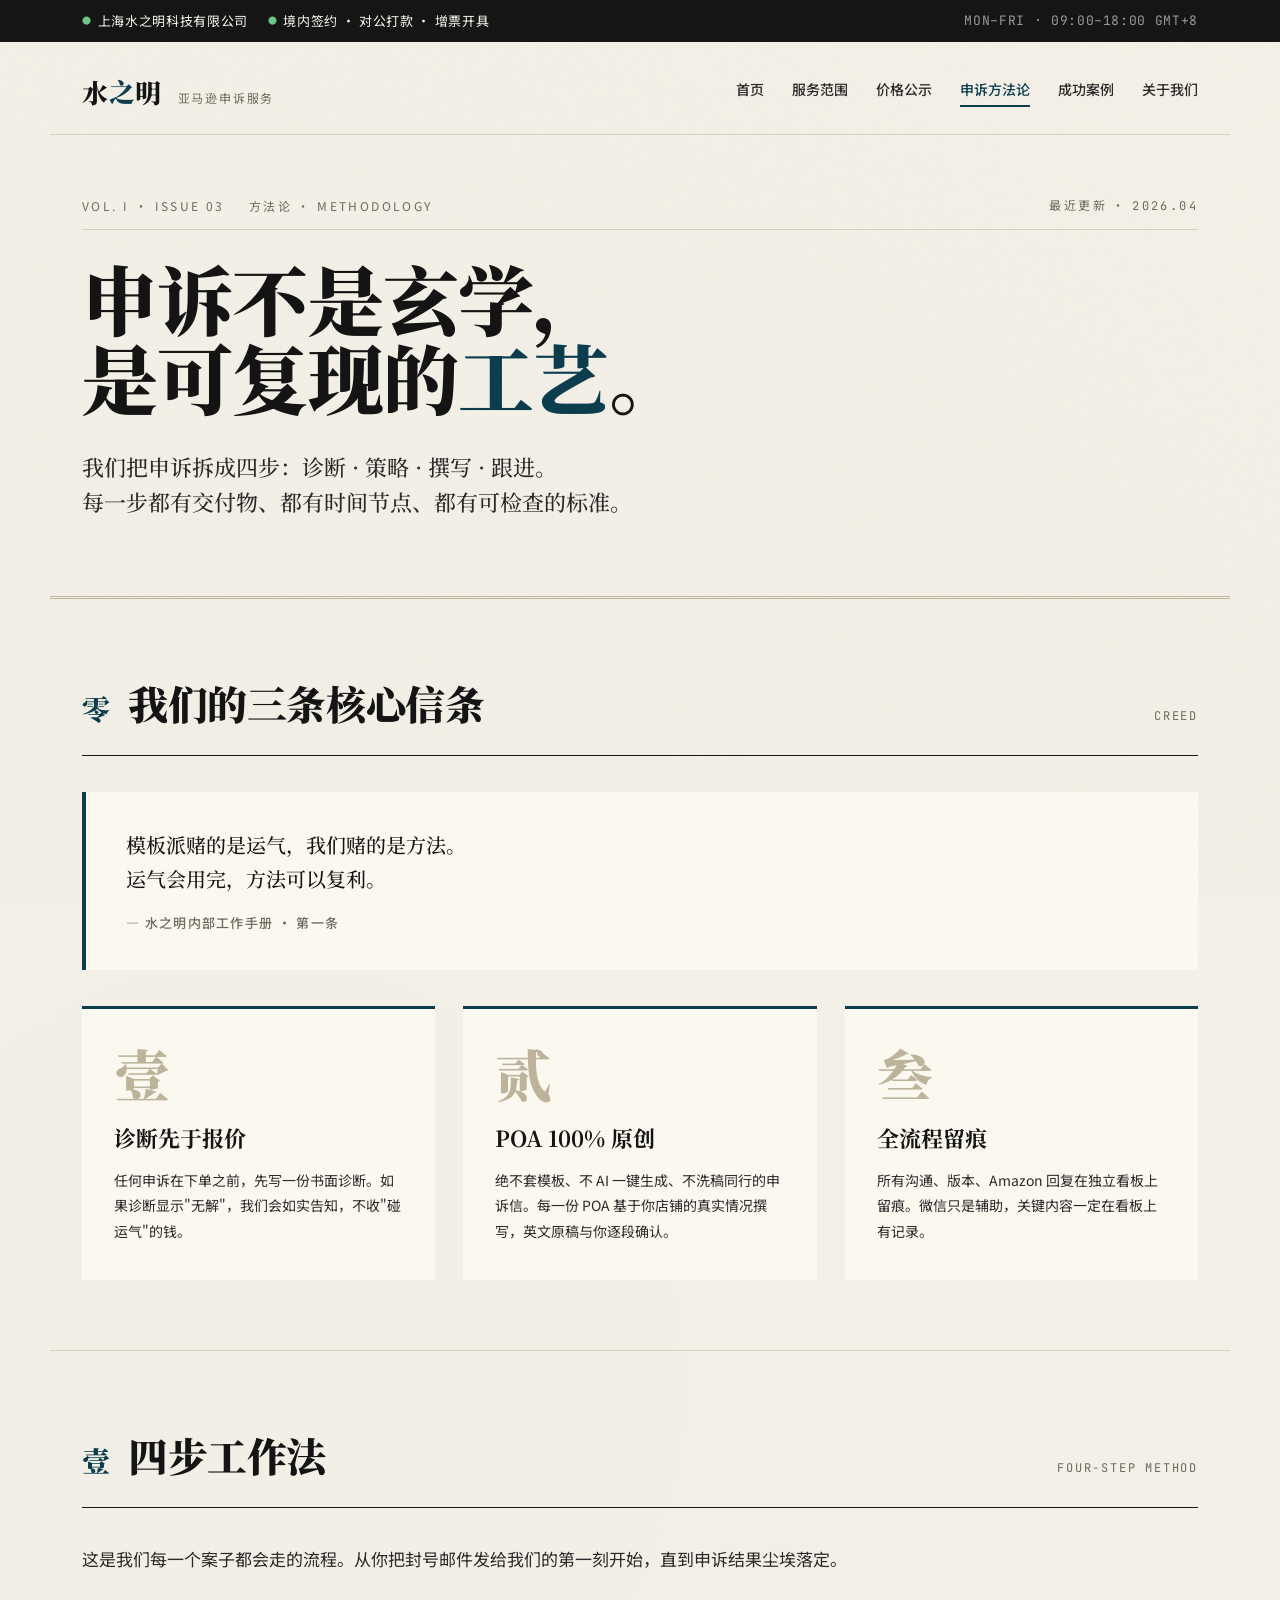
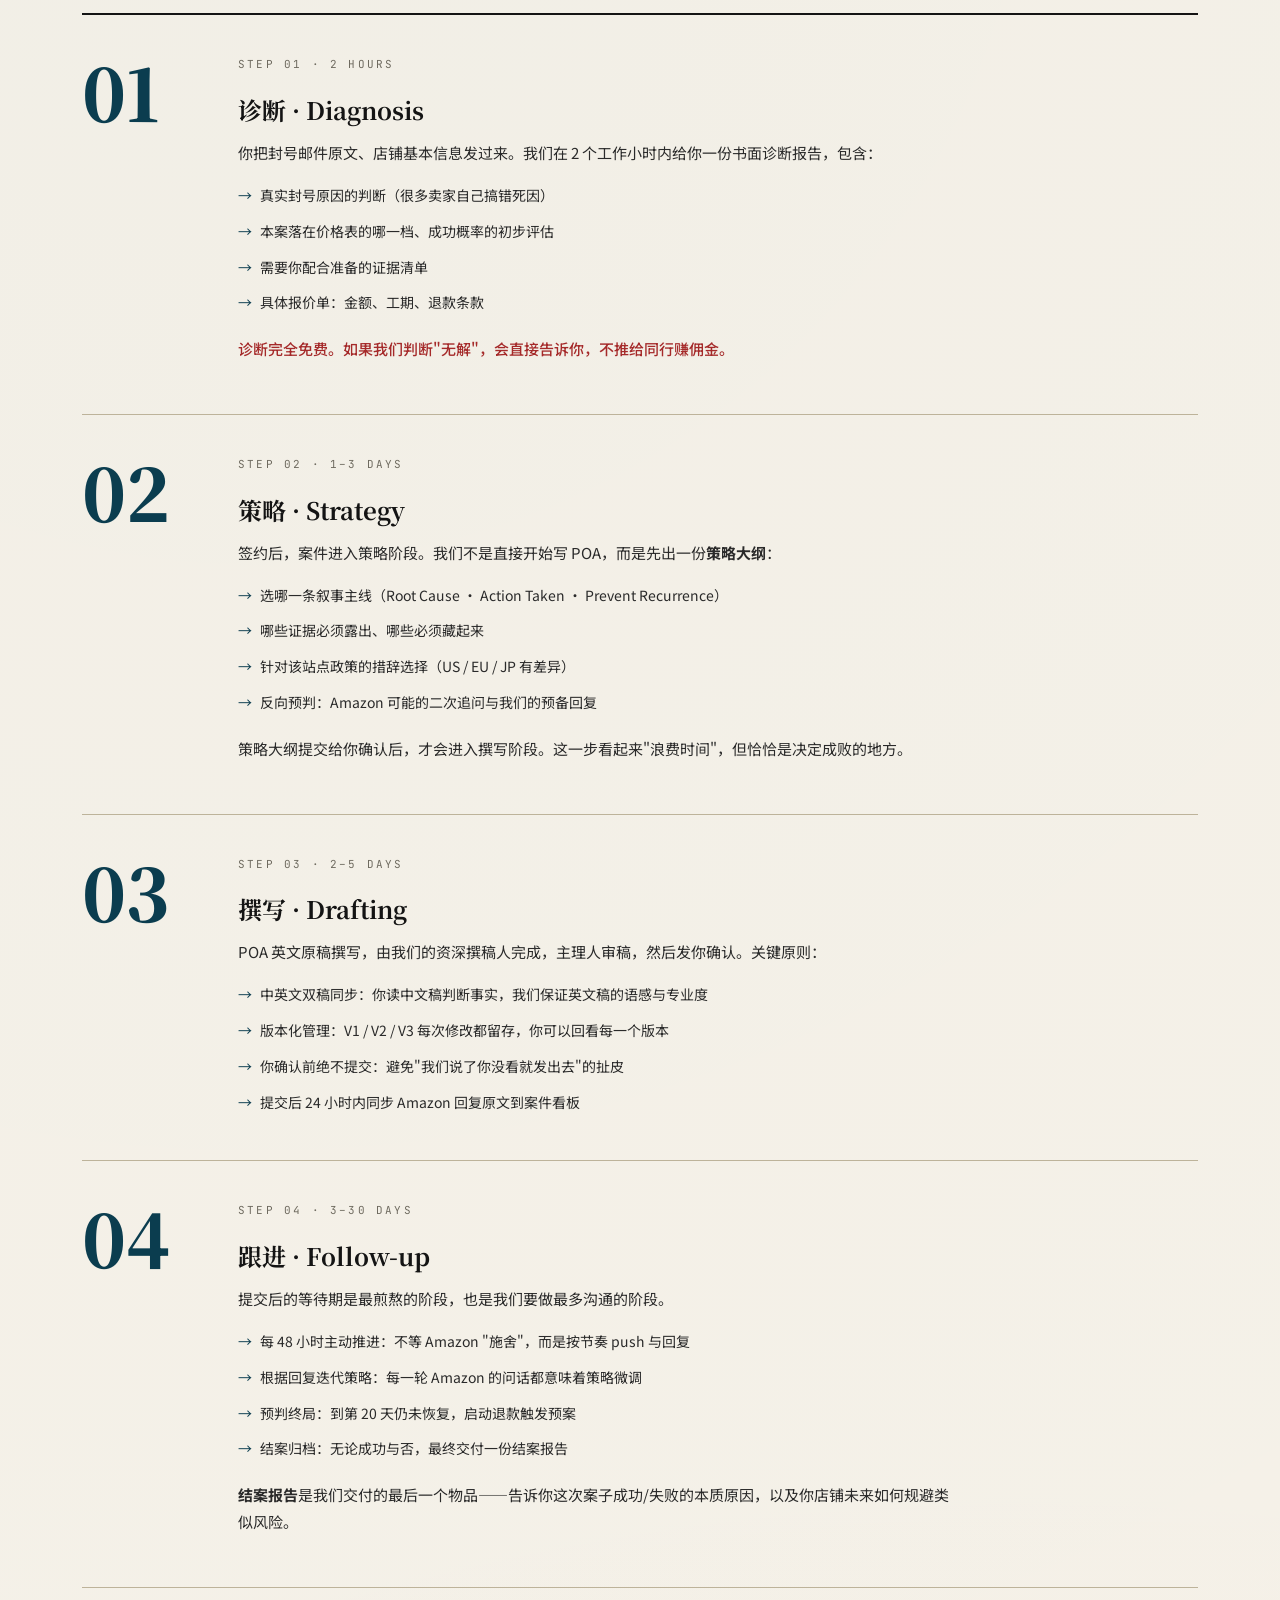
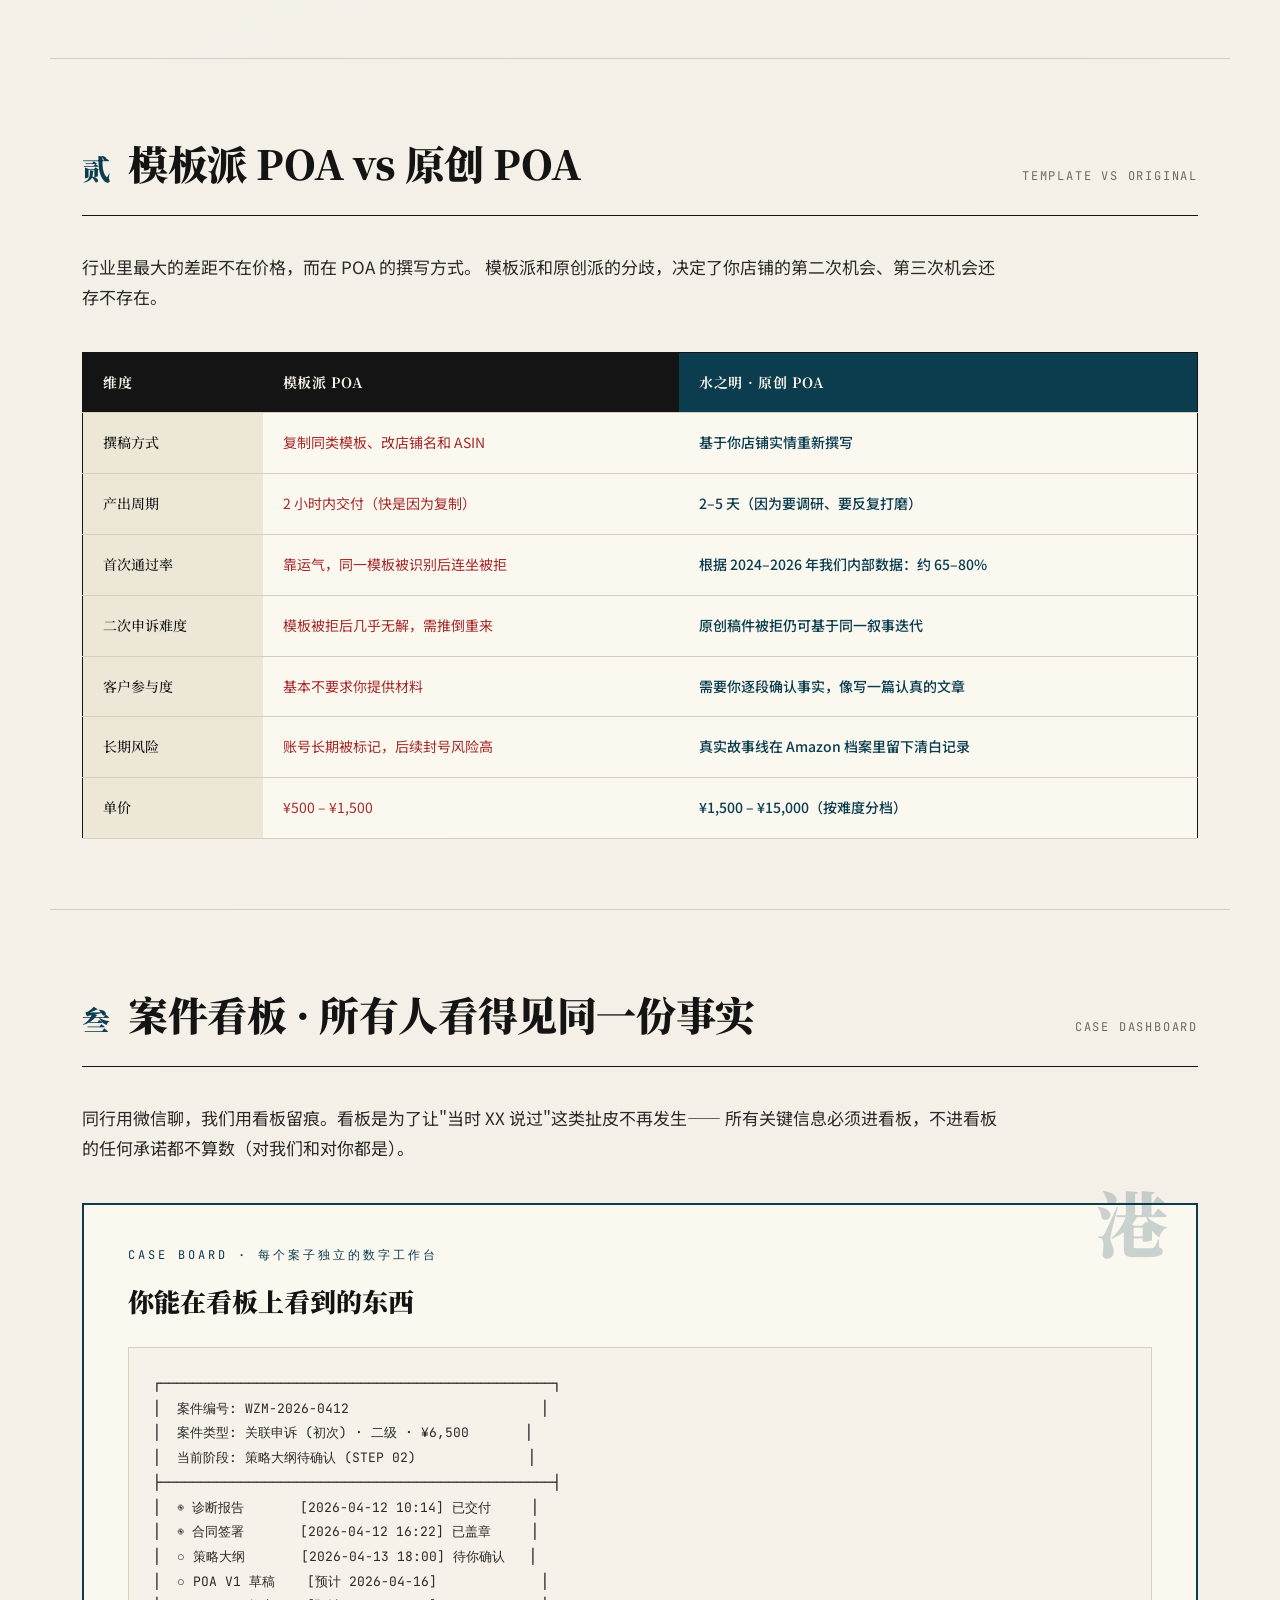
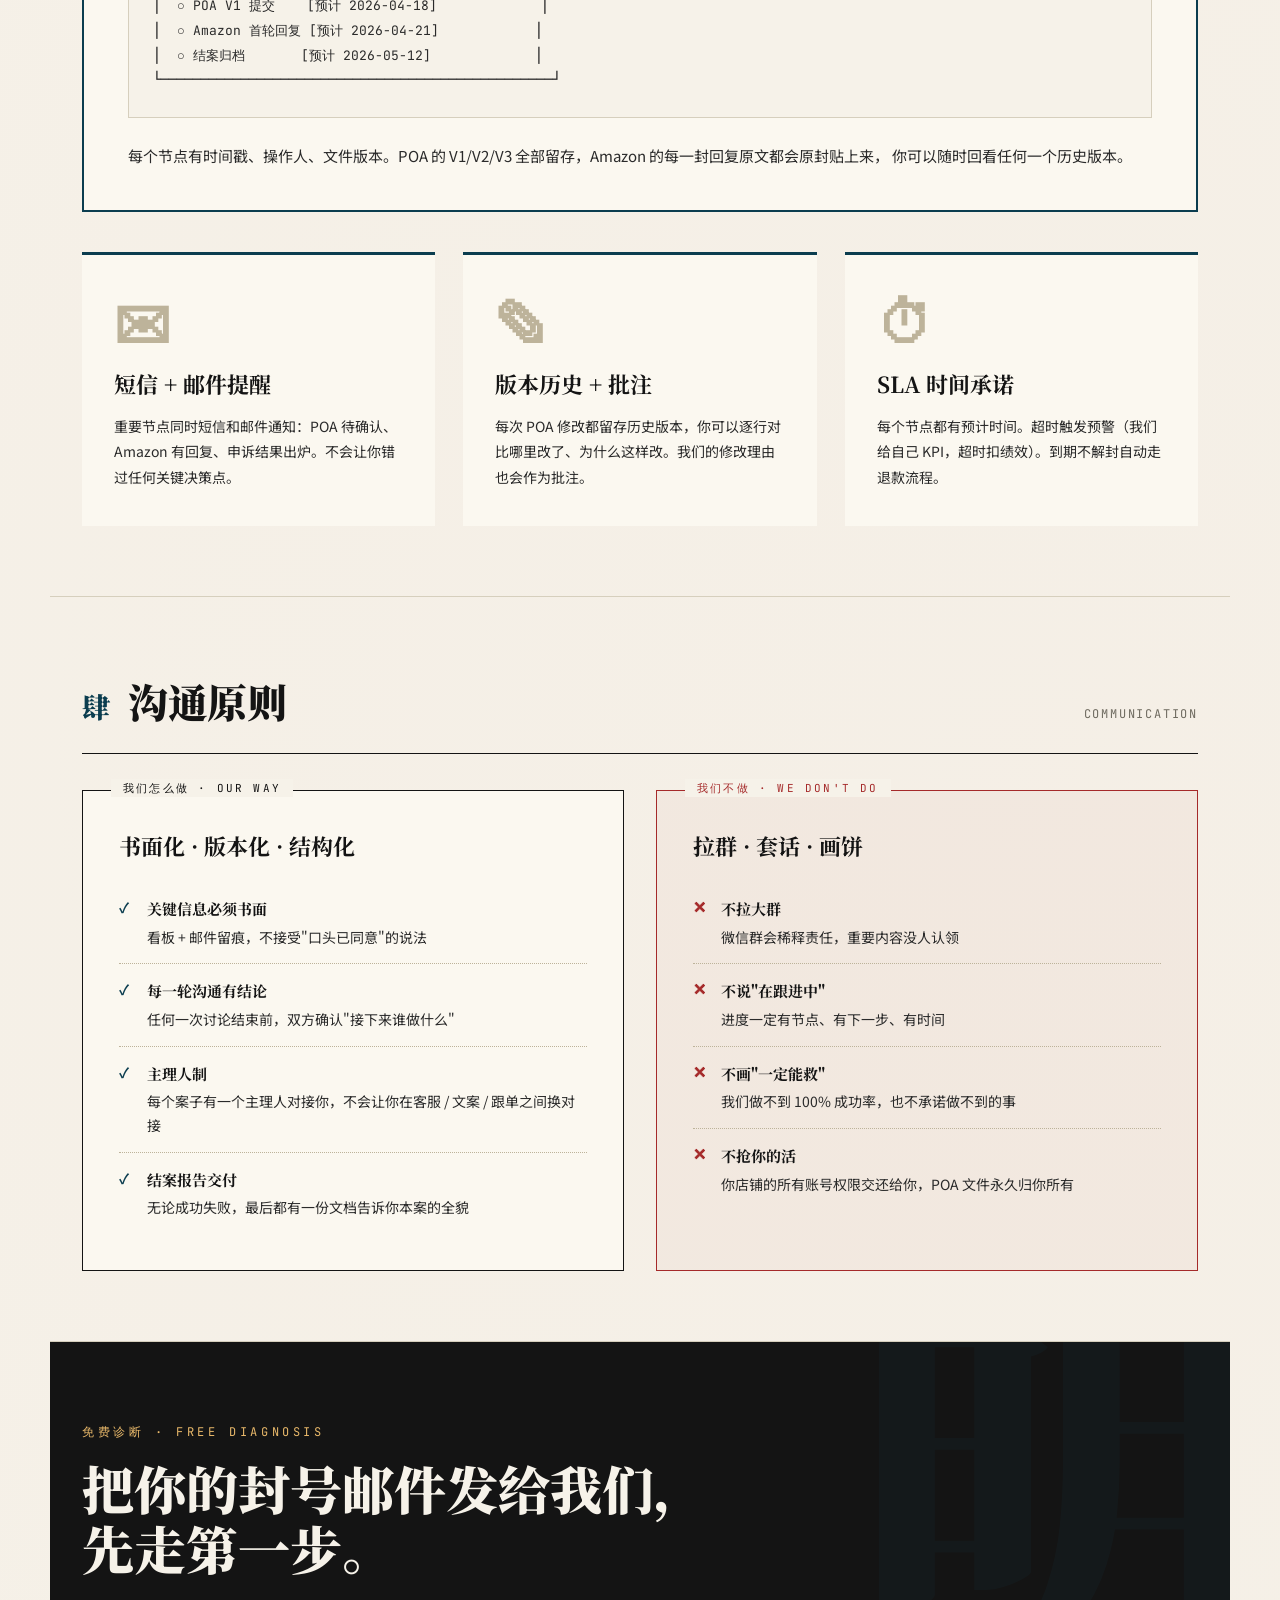
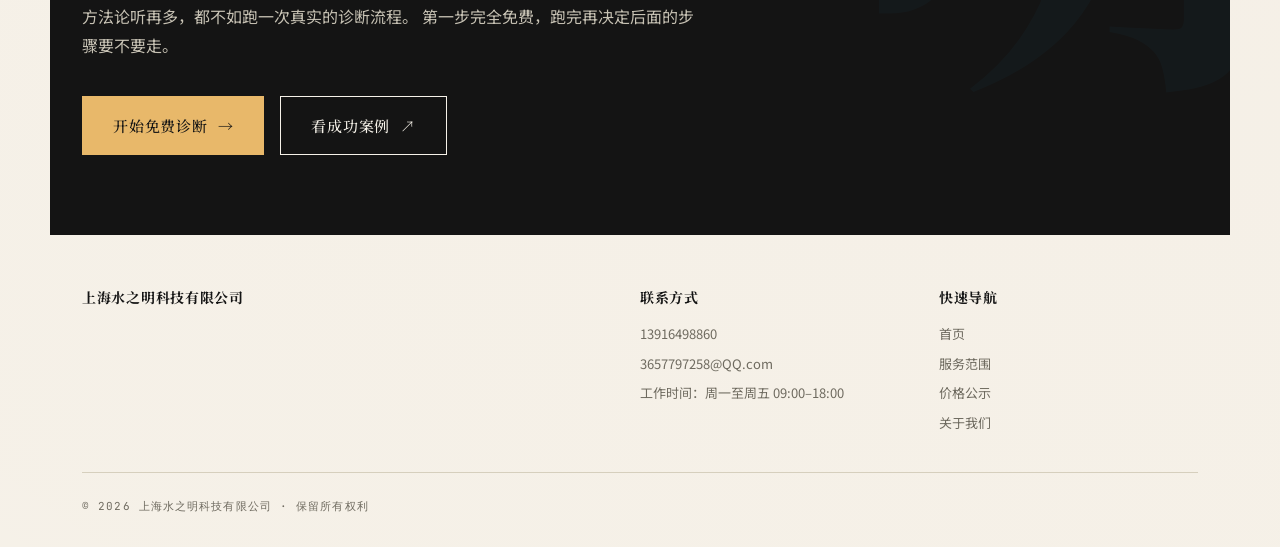
<file: method.html>
<!DOCTYPE html>
<html lang="zh-CN">
<head>
  <meta charset="UTF-8">
  <meta name="viewport" content="width=device-width, initial-scale=1.0">
  <title>申诉方法论 · 水之明亚马逊申诉服务</title>
  <meta name="description" content="四步工作法：诊断 · 策略 · 撰写 · 跟进 · POA 原创 · 案件看板 · 全流程透明">
  <link rel="preconnect" href="https://fonts.googleapis.com">
  <link rel="preconnect" href="https://fonts.gstatic.com" crossorigin>
  <link href="https://fonts.googleapis.com/css2?family=Noto+Serif+SC:wght@400;500;700;900&family=Noto+Sans+SC:wght@300;400;500;700&family=JetBrains+Mono:wght@400;500;700&display=swap" rel="stylesheet">
  <link rel="stylesheet" href="styles.css">
</head>
<body>

  <div class="topbar">
    <div class="topbar-inner">
      <div class="topbar-left">
        <span class="topbar-badge">上海水之明科技有限公司</span>
        <span class="topbar-badge">境内签约 · 对公打款 · 增票开具</span>
      </div>
      <div class="topbar-right">MON–FRI · 09:00–18:00 GMT+8</div>
    </div>
  </div>

  <header class="masthead">
    <div class="brand">
      <a href="index.html">
        <div class="brand-mark">水<span class="water-char">之</span>明</div>
        <div class="brand-sub">亚马逊申诉服务</div>
      </a>
    </div>
    <nav class="nav">
      <a href="index.html">首页</a>
      <a href="services.html">服务范围</a>
      <a href="pricing.html">价格公示</a>
      <a href="method.html" class="active">申诉方法论</a>
      <a href="cases.html">成功案例</a>
      <a href="about.html">关于我们</a>
    </nav>
  </header>

  <section class="hero">
    <div class="hero-meta">
      <div class="hero-meta-left">
        <span>VOL. I · ISSUE 03</span>
        <span>方法论 · METHODOLOGY</span>
      </div>
      <div>最近更新 · <span class="mono">2026.04</span></div>
    </div>

    <h1 class="hero-title">
      申诉不是玄学，<br>
      是可复现的<span class="accent">工艺</span>。
    </h1>
    <p class="hero-subtitle">
      我们把申诉拆成四步：诊断 · 策略 · 撰写 · 跟进。<br>
      每一步都有交付物、都有时间节点、都有可检查的标准。
    </p>
  </section>

  <!-- 核心信条 -->
  <section class="content" id="creed">
    <div class="section-header">
      <div class="section-num">零</div>
      <h2 class="section-title">我们的三条核心信条</h2>
      <div class="section-kicker">CREED</div>
    </div>

    <div class="quote-block" style="margin-bottom:36px;">
      模板派赌的是运气，我们赌的是方法。<br>
      运气会用完，方法可以复利。
      <cite>— 水之明内部工作手册 · 第一条</cite>
    </div>

    <div class="value-grid">
      <div class="value-card">
        <div class="value-card-num">壹</div>
        <div class="value-card-title">诊断先于报价</div>
        <div class="value-card-text">任何申诉在下单之前，先写一份书面诊断。如果诊断显示"无解"，我们会如实告知，不收"碰运气"的钱。</div>
      </div>
      <div class="value-card">
        <div class="value-card-num">贰</div>
        <div class="value-card-title">POA 100% 原创</div>
        <div class="value-card-text">绝不套模板、不 AI 一键生成、不洗稿同行的申诉信。每一份 POA 基于你店铺的真实情况撰写，英文原稿与你逐段确认。</div>
      </div>
      <div class="value-card">
        <div class="value-card-num">叁</div>
        <div class="value-card-title">全流程留痕</div>
        <div class="value-card-text">所有沟通、版本、Amazon 回复在独立看板上留痕。微信只是辅助，关键内容一定在看板上有记录。</div>
      </div>
    </div>
  </section>

  <!-- 四步工作法 -->
  <section class="content" id="four-steps">
    <div class="section-header">
      <div class="section-num">壹</div>
      <h2 class="section-title">四步工作法</h2>
      <div class="section-kicker">FOUR-STEP METHOD</div>
    </div>
    <p class="section-intro">
      这是我们每一个案子都会走的流程。从你把封号邮件发给我们的第一刻开始，直到申诉结果尘埃落定。
    </p>

    <div class="steps-list">
      <div class="step">
        <div class="step-num">01</div>
        <div class="step-body">
          <div class="step-kicker">STEP 01 · 2 HOURS</div>
          <h3>诊断 · Diagnosis</h3>
          <p>你把封号邮件原文、店铺基本信息发过来。我们在 2 个工作小时内给你一份书面诊断报告，包含：</p>
          <ul>
            <li>真实封号原因的判断（很多卖家自己搞错死因）</li>
            <li>本案落在价格表的哪一档、成功概率的初步评估</li>
            <li>需要你配合准备的证据清单</li>
            <li>具体报价单：金额、工期、退款条款</li>
          </ul>
          <p style="margin-top:14px;color:var(--seal);font-weight:500;">诊断完全免费。如果我们判断"无解"，会直接告诉你，不推给同行赚佣金。</p>
        </div>
      </div>

      <div class="step">
        <div class="step-num">02</div>
        <div class="step-body">
          <div class="step-kicker">STEP 02 · 1–3 DAYS</div>
          <h3>策略 · Strategy</h3>
          <p>签约后，案件进入策略阶段。我们不是直接开始写 POA，而是先出一份<b>策略大纲</b>：</p>
          <ul>
            <li>选哪一条叙事主线（Root Cause · Action Taken · Prevent Recurrence）</li>
            <li>哪些证据必须露出、哪些必须藏起来</li>
            <li>针对该站点政策的措辞选择（US / EU / JP 有差异）</li>
            <li>反向预判：Amazon 可能的二次追问与我们的预备回复</li>
          </ul>
          <p style="margin-top:14px;">策略大纲提交给你确认后，才会进入撰写阶段。这一步看起来"浪费时间"，但恰恰是决定成败的地方。</p>
        </div>
      </div>

      <div class="step">
        <div class="step-num">03</div>
        <div class="step-body">
          <div class="step-kicker">STEP 03 · 2–5 DAYS</div>
          <h3>撰写 · Drafting</h3>
          <p>POA 英文原稿撰写，由我们的资深撰稿人完成，主理人审稿，然后发你确认。关键原则：</p>
          <ul>
            <li>中英文双稿同步：你读中文稿判断事实，我们保证英文稿的语感与专业度</li>
            <li>版本化管理：V1 / V2 / V3 每次修改都留存，你可以回看每一个版本</li>
            <li>你确认前绝不提交：避免"我们说了你没看就发出去"的扯皮</li>
            <li>提交后 24 小时内同步 Amazon 回复原文到案件看板</li>
          </ul>
        </div>
      </div>

      <div class="step">
        <div class="step-num">04</div>
        <div class="step-body">
          <div class="step-kicker">STEP 04 · 3–30 DAYS</div>
          <h3>跟进 · Follow-up</h3>
          <p>提交后的等待期是最煎熬的阶段，也是我们要做最多沟通的阶段。</p>
          <ul>
            <li>每 48 小时主动推进：不等 Amazon "施舍"，而是按节奏 push 与回复</li>
            <li>根据回复迭代策略：每一轮 Amazon 的问话都意味着策略微调</li>
            <li>预判终局：到第 20 天仍未恢复，启动退款触发预案</li>
            <li>结案归档：无论成功与否，最终交付一份结案报告</li>
          </ul>
          <p style="margin-top:14px;"><b>结案报告</b>是我们交付的最后一个物品——告诉你这次案子成功/失败的本质原因，以及你店铺未来如何规避类似风险。</p>
        </div>
      </div>
    </div>
  </section>

  <!-- POA 模板派 vs 原创 -->
  <section class="content" id="poa">
    <div class="section-header">
      <div class="section-num">贰</div>
      <h2 class="section-title">模板派 POA vs 原创 POA</h2>
      <div class="section-kicker">TEMPLATE VS ORIGINAL</div>
    </div>
    <p class="section-intro">
      行业里最大的差距不在价格，而在 POA 的撰写方式。
      模板派和原创派的分歧，决定了你店铺的第二次机会、第三次机会还存不存在。
    </p>

    <table class="compare-table">
      <thead>
        <tr>
          <th>维度</th>
          <th>模板派 POA</th>
          <th class="water-head">水之明 · 原创 POA</th>
        </tr>
      </thead>
      <tbody>
        <tr>
          <td>撰稿方式</td>
          <td class="bad">复制同类模板、改店铺名和 ASIN</td>
          <td class="good">基于你店铺实情重新撰写</td>
        </tr>
        <tr>
          <td>产出周期</td>
          <td class="bad">2 小时内交付（快是因为复制）</td>
          <td class="good">2–5 天（因为要调研、要反复打磨）</td>
        </tr>
        <tr>
          <td>首次通过率</td>
          <td class="bad">靠运气，同一模板被识别后连坐被拒</td>
          <td class="good">根据 2024–2026 年我们内部数据：约 65–80%</td>
        </tr>
        <tr>
          <td>二次申诉难度</td>
          <td class="bad">模板被拒后几乎无解，需推倒重来</td>
          <td class="good">原创稿件被拒仍可基于同一叙事迭代</td>
        </tr>
        <tr>
          <td>客户参与度</td>
          <td class="bad">基本不要求你提供材料</td>
          <td class="good">需要你逐段确认事实，像写一篇认真的文章</td>
        </tr>
        <tr>
          <td>长期风险</td>
          <td class="bad">账号长期被标记，后续封号风险高</td>
          <td class="good">真实故事线在 Amazon 档案里留下清白记录</td>
        </tr>
        <tr>
          <td>单价</td>
          <td class="bad">¥500 – ¥1,500</td>
          <td class="good">¥1,500 – ¥15,000（按难度分档）</td>
        </tr>
      </tbody>
    </table>
  </section>

  <!-- 案件看板 -->
  <section class="content" id="dashboard">
    <div class="section-header">
      <div class="section-num">叁</div>
      <h2 class="section-title">案件看板 · 所有人看得见同一份事实</h2>
      <div class="section-kicker">CASE DASHBOARD</div>
    </div>
    <p class="section-intro">
      同行用微信聊，我们用看板留痕。看板是为了让"当时 XX 说过"这类扯皮不再发生——
      所有关键信息必须进看板，不进看板的任何承诺都不算数（对我们和对你都是）。
    </p>

    <div class="hk-callout">
      <div class="hk-callout-label">CASE BOARD · 每个案子独立的数字工作台</div>
      <h3 class="hk-callout-title">你能在看板上看到的东西</h3>
      <div class="hk-diagram">┌─────────────────────────────────────────────────┐
│  案件编号: WZM-2026-0412                        │
│  案件类型: 关联申诉 (初次) · 二级 · ¥6,500       │
│  当前阶段: 策略大纲待确认 (STEP 02)              │
├─────────────────────────────────────────────────┤
│  ◉ 诊断报告       [2026-04-12 10:14] 已交付     │
│  ◉ 合同签署       [2026-04-12 16:22] 已盖章     │
│  ○ 策略大纲       [2026-04-13 18:00] 待你确认   │
│  ○ POA V1 草稿    [预计 2026-04-16]             │
│  ○ POA V1 提交    [预计 2026-04-18]             │
│  ○ Amazon 首轮回复 [预计 2026-04-21]            │
│  ○ 结案归档       [预计 2026-05-12]             │
└─────────────────────────────────────────────────┘</div>
      <p class="hk-callout-text" style="margin-bottom:0;">
        每个节点有时间戳、操作人、文件版本。POA 的 V1/V2/V3 全部留存，Amazon 的每一封回复原文都会原封贴上来，
        你可以随时回看任何一个历史版本。
      </p>
    </div>

    <div class="value-grid" style="margin-top:40px;">
      <div class="value-card">
        <div class="value-card-num">✉</div>
        <div class="value-card-title">短信 + 邮件提醒</div>
        <div class="value-card-text">重要节点同时短信和邮件通知：POA 待确认、Amazon 有回复、申诉结果出炉。不会让你错过任何关键决策点。</div>
      </div>
      <div class="value-card">
        <div class="value-card-num">✎</div>
        <div class="value-card-title">版本历史 + 批注</div>
        <div class="value-card-text">每次 POA 修改都留存历史版本，你可以逐行对比哪里改了、为什么这样改。我们的修改理由也会作为批注。</div>
      </div>
      <div class="value-card">
        <div class="value-card-num">⏱</div>
        <div class="value-card-title">SLA 时间承诺</div>
        <div class="value-card-text">每个节点都有预计时间。超时触发预警（我们给自己 KPI，超时扣绩效）。到期不解封自动走退款流程。</div>
      </div>
    </div>
  </section>

  <!-- 沟通原则 -->
  <section class="content" id="communication">
    <div class="section-header">
      <div class="section-num">肆</div>
      <h2 class="section-title">沟通原则</h2>
      <div class="section-kicker">COMMUNICATION</div>
    </div>

    <div class="dual-grid">
      <div class="info-block">
        <div class="info-block-label">我们怎么做 · OUR WAY</div>
        <h3 class="info-block-title">书面化 · 版本化 · 结构化</h3>
        <ul class="info-list">
          <li><strong>关键信息必须书面</strong>看板 + 邮件留痕，不接受"口头已同意"的说法</li>
          <li><strong>每一轮沟通有结论</strong>任何一次讨论结束前，双方确认"接下来谁做什么"</li>
          <li><strong>主理人制</strong>每个案子有一个主理人对接你，不会让你在客服 / 文案 / 跟单之间换对接</li>
          <li><strong>结案报告交付</strong>无论成功失败，最后都有一份文档告诉你本案的全貌</li>
        </ul>
      </div>
      <div class="info-block warning">
        <div class="info-block-label">我们不做 · WE DON'T DO</div>
        <h3 class="info-block-title">拉群 · 套话 · 画饼</h3>
        <ul class="info-list">
          <li><strong>不拉大群</strong>微信群会稀释责任，重要内容没人认领</li>
          <li><strong>不说"在跟进中"</strong>进度一定有节点、有下一步、有时间</li>
          <li><strong>不画"一定能救"</strong>我们做不到 100% 成功率，也不承诺做不到的事</li>
          <li><strong>不抢你的活</strong>你店铺的所有账号权限交还给你，POA 文件永久归你所有</li>
        </ul>
      </div>
    </div>
  </section>

  <!-- CTA -->
  <section class="cta-section">
    <div class="cta-inner">
      <div class="cta-kicker">免费诊断 · FREE DIAGNOSIS</div>
      <h2 class="cta-title">把你的封号邮件发给我们，<br>先走第一步。</h2>
      <p class="cta-text">
        方法论听再多，都不如跑一次真实的诊断流程。
        第一步完全免费，跑完再决定后面的步骤要不要走。
      </p>
      <div class="cta-buttons">
        <a href="#diagnosis" class="btn btn-primary">开始免费诊断<span class="btn-arrow">→</span></a>
        <a href="cases.html" class="btn btn-secondary">看成功案例<span class="btn-arrow">↗</span></a>
      </div>
    </div>
  </section>

  <footer>
    <div class="footer-top">
      <div class="footer-col">
        <h4>上海水之明科技有限公司</h4>
      </div>
      <div class="footer-col">
        <h4>联系方式</h4>
        <a href="tel:13916498860">13916498860</a>
        <a href="mailto:3657797258@QQ.com">3657797258@QQ.com</a>
        <p>工作时间：周一至周五 09:00–18:00</p>
      </div>
      <div class="footer-col">
        <h4>快速导航</h4>
        <a href="index.html">首页</a>
        <a href="services.html">服务范围</a>
        <a href="pricing.html">价格公示</a>
        <a href="about.html">关于我们</a>
      </div>
    </div>
    <div class="footer-bottom">
      <div>© 2026 上海水之明科技有限公司 · 保留所有权利</div>
    </div>
  </footer>

  <button class="scroll-top" id="scrollTop" aria-label="回到顶部">↑</button>

  <script>
    const scrollBtn = document.getElementById('scrollTop');
    window.addEventListener('scroll', () => {
      if (window.scrollY > 800) scrollBtn.classList.add('visible');
      else scrollBtn.classList.remove('visible');
    });
    scrollBtn.addEventListener('click', () => window.scrollTo({ top: 0, behavior: 'smooth' }));
  </script>
</body>
</html>
</file>
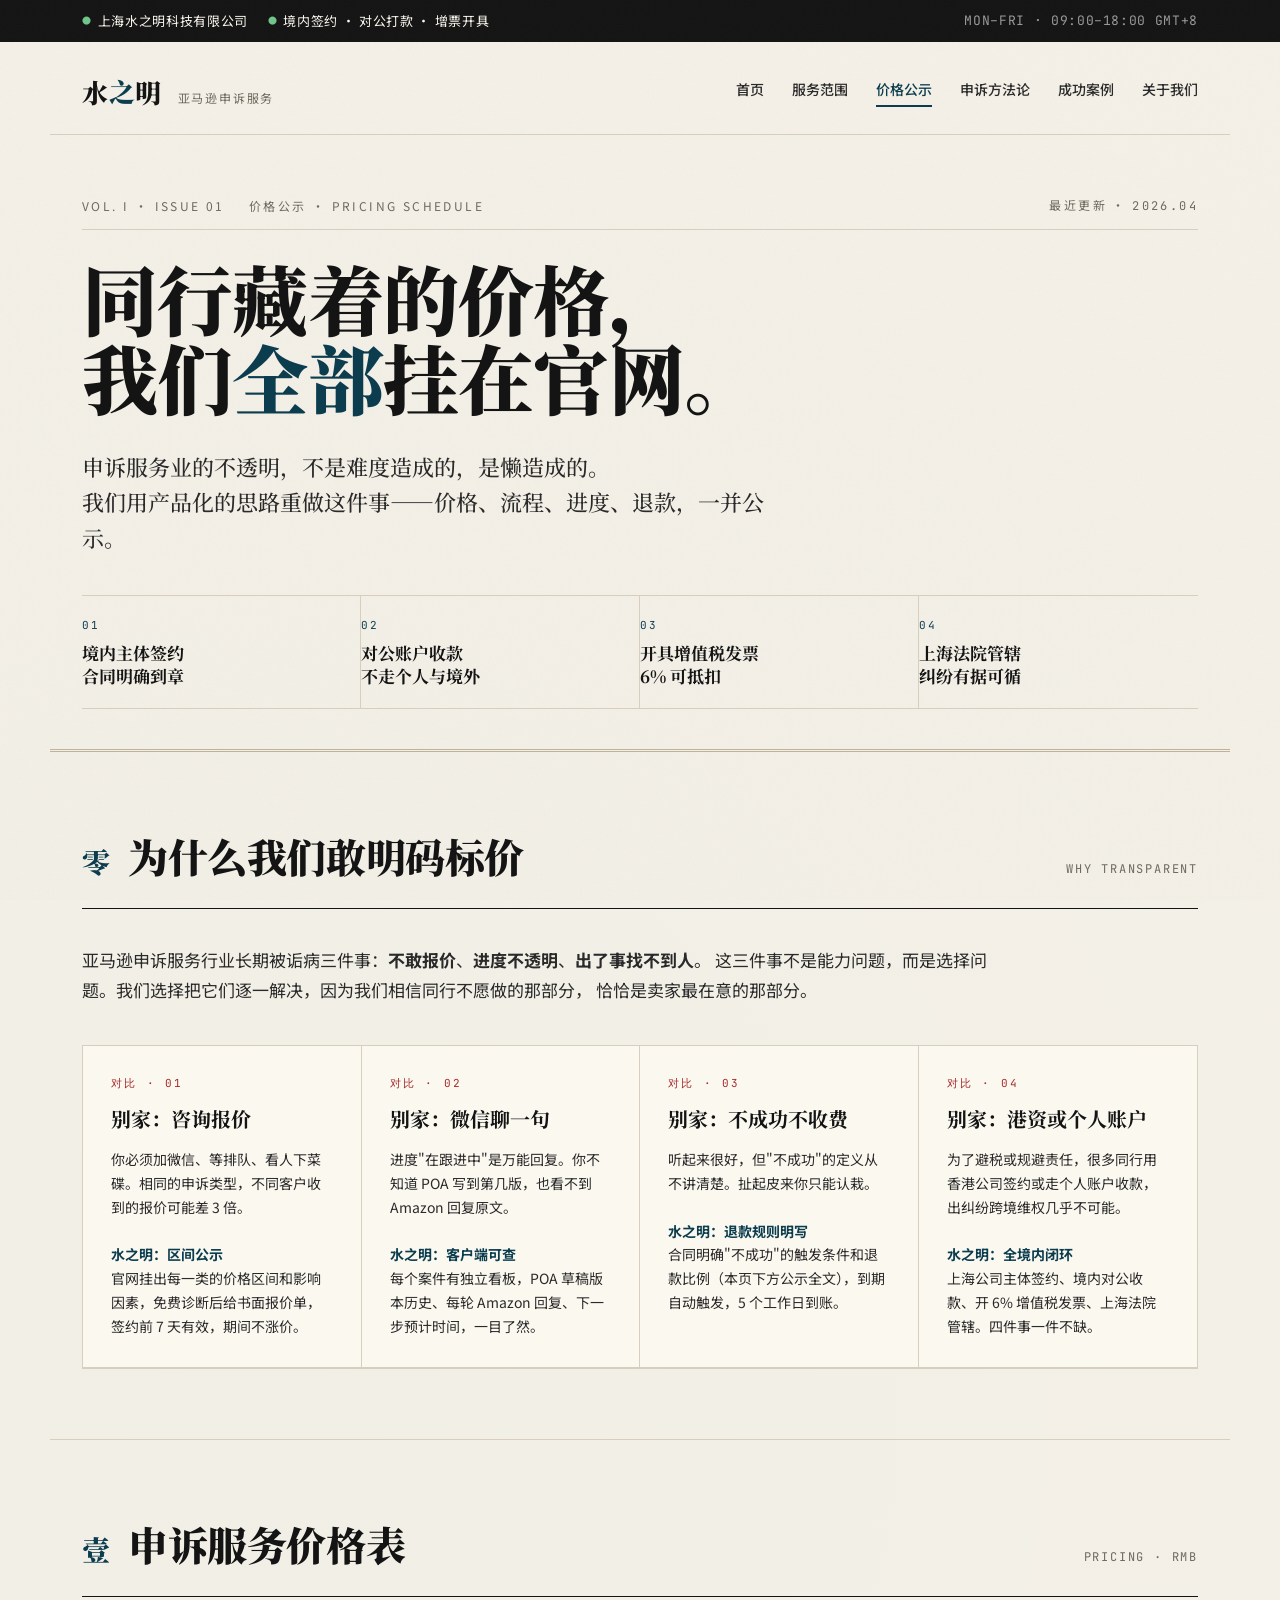
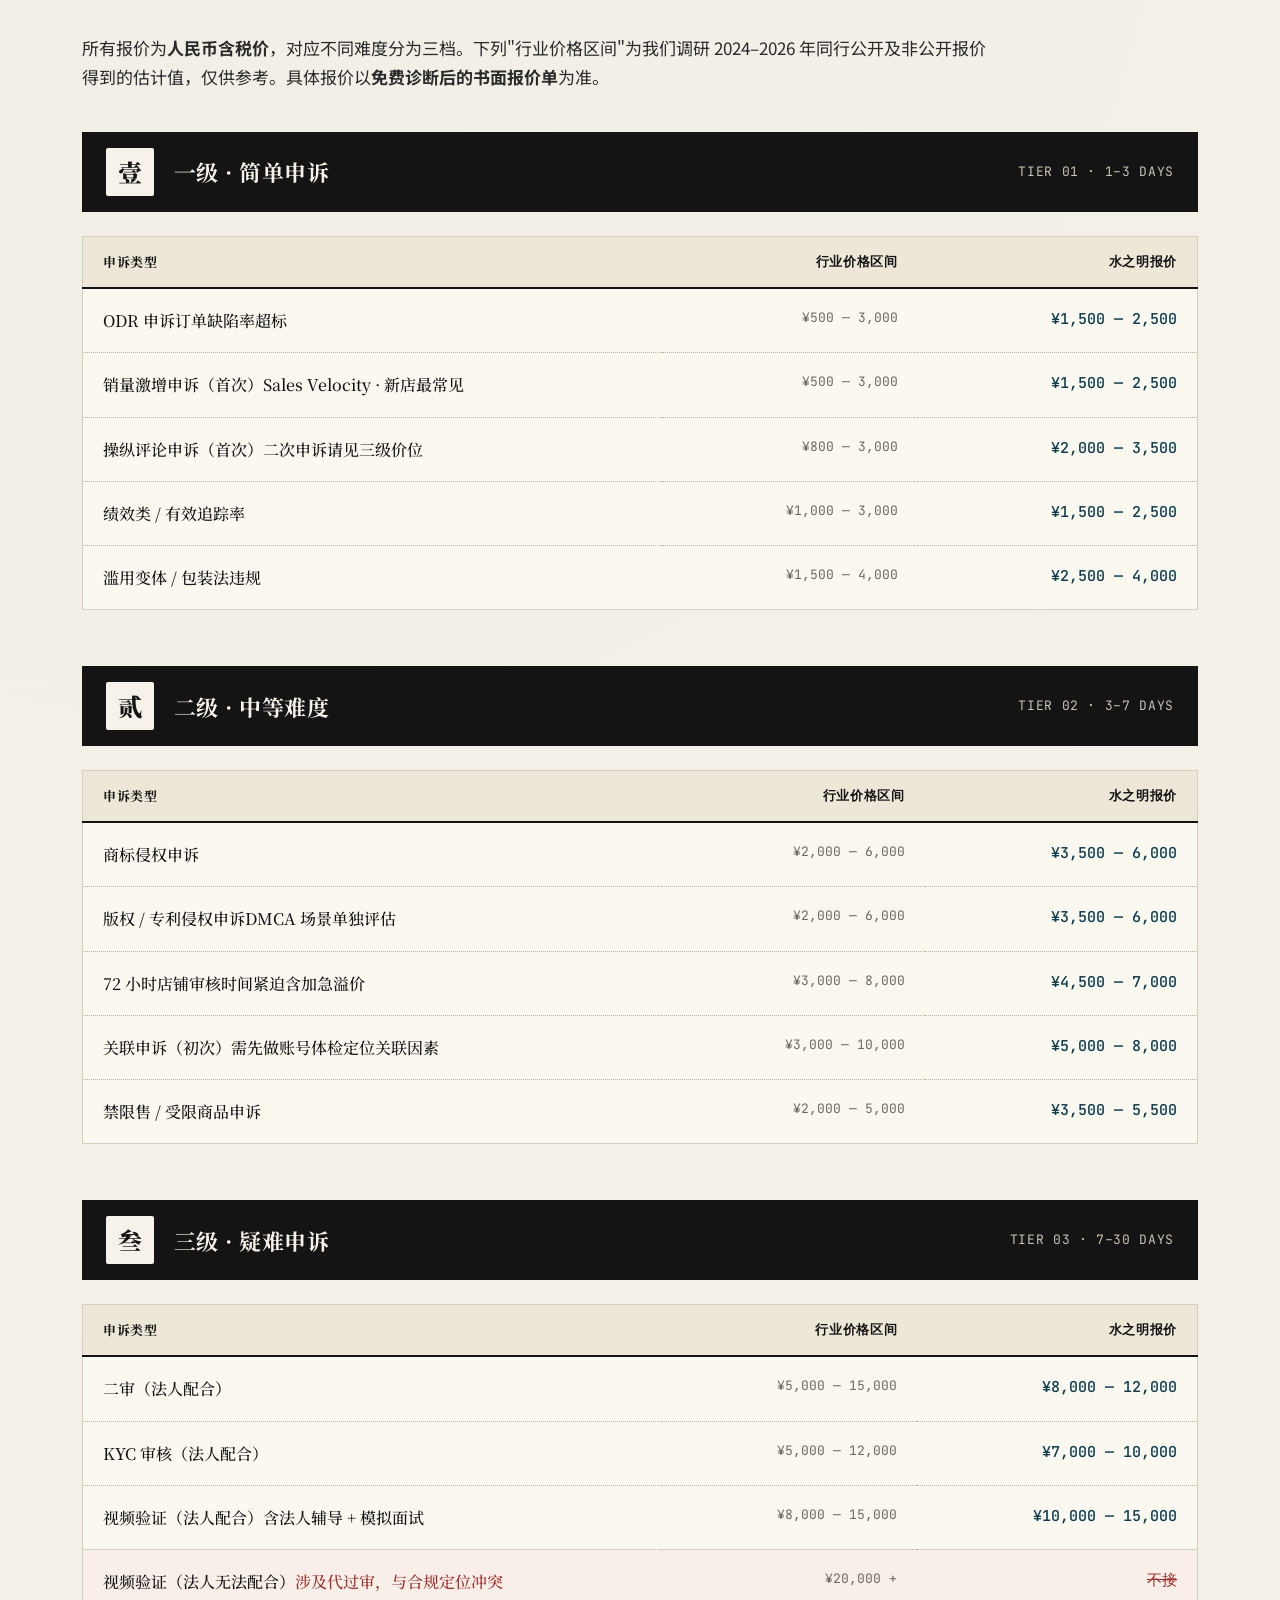
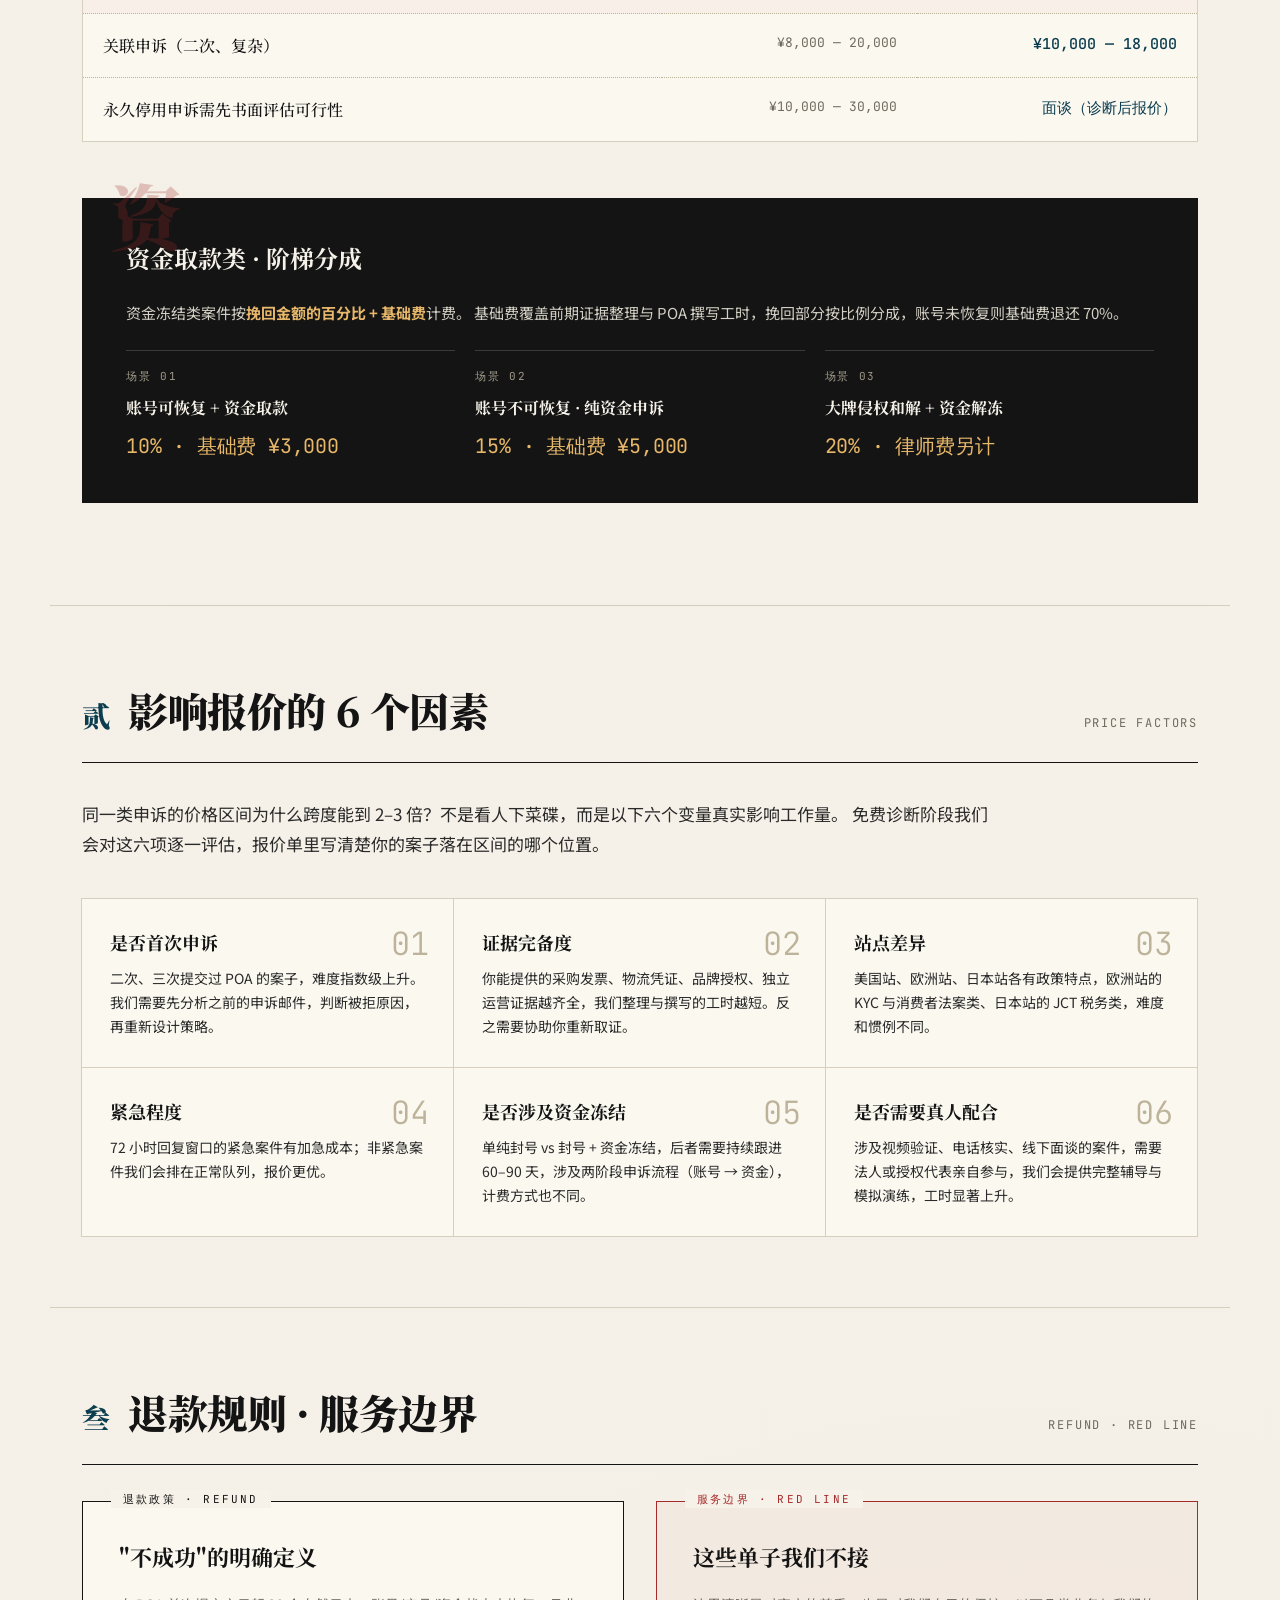
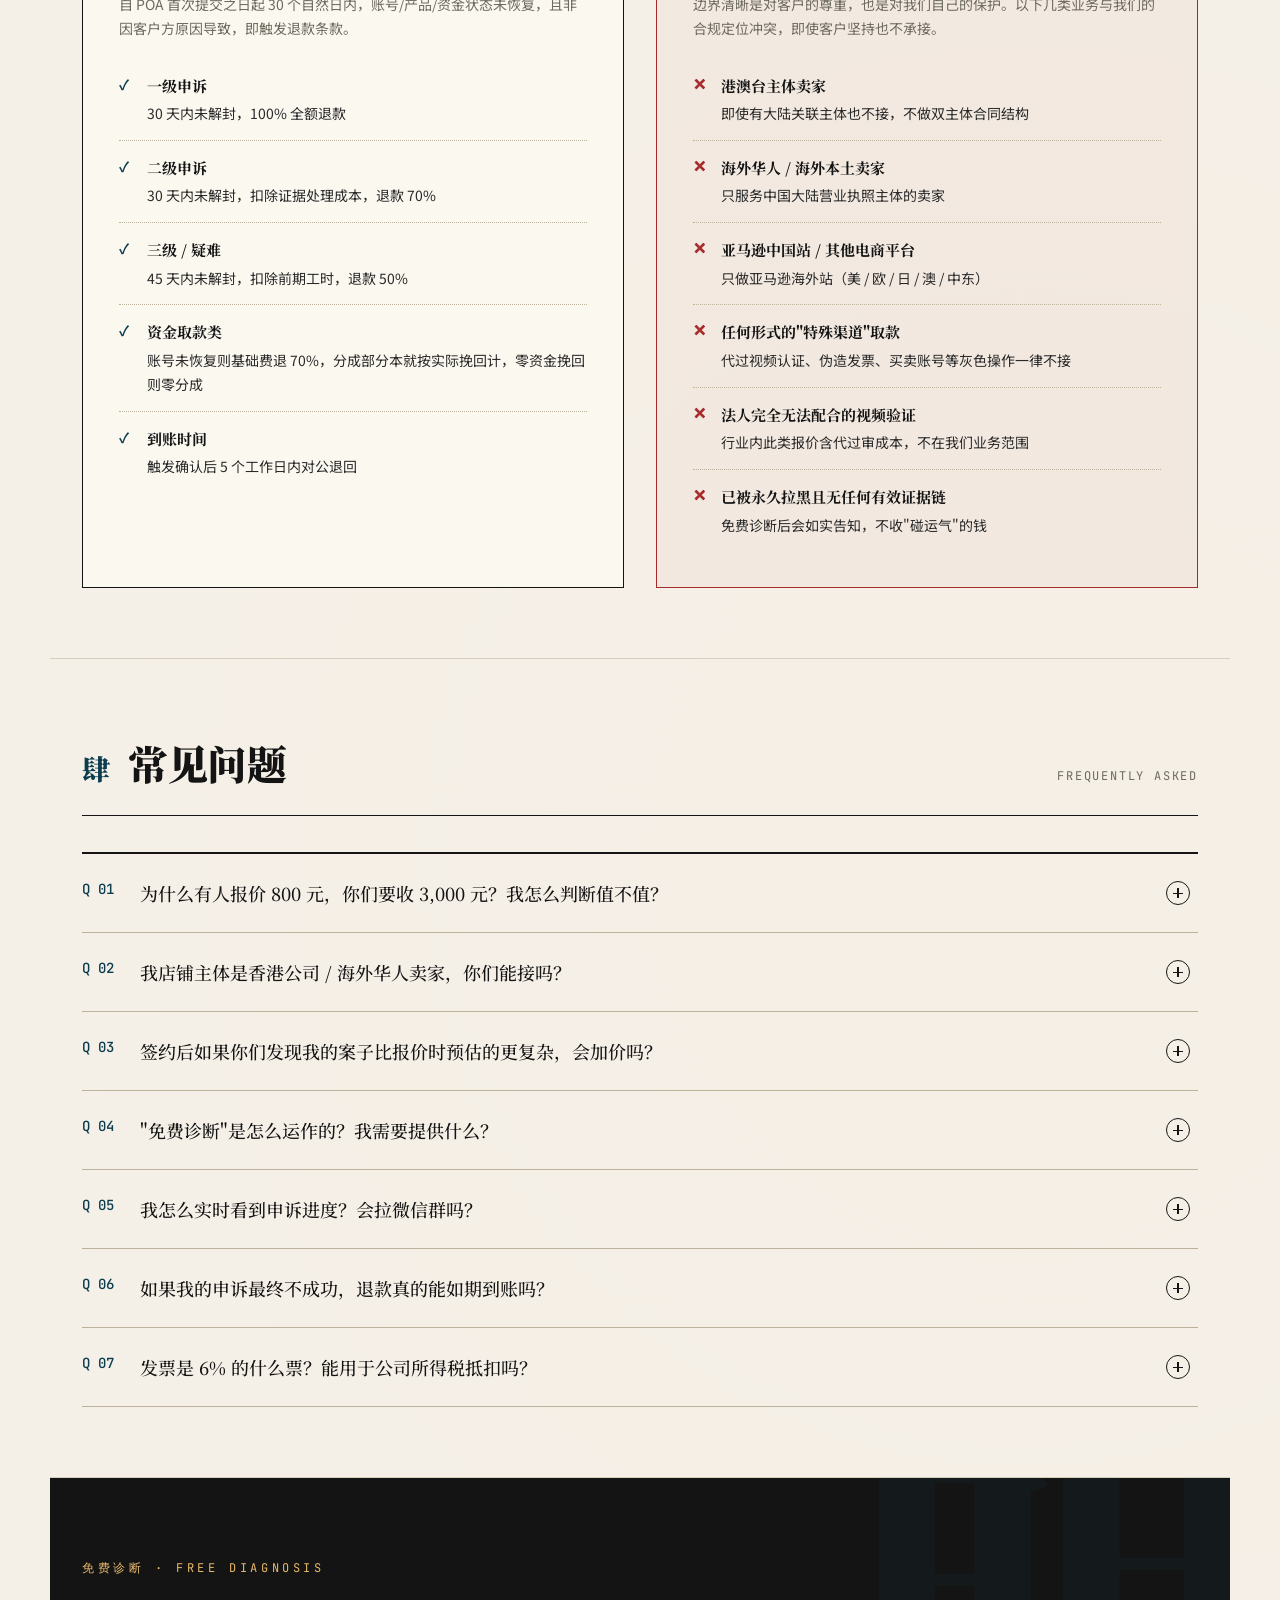
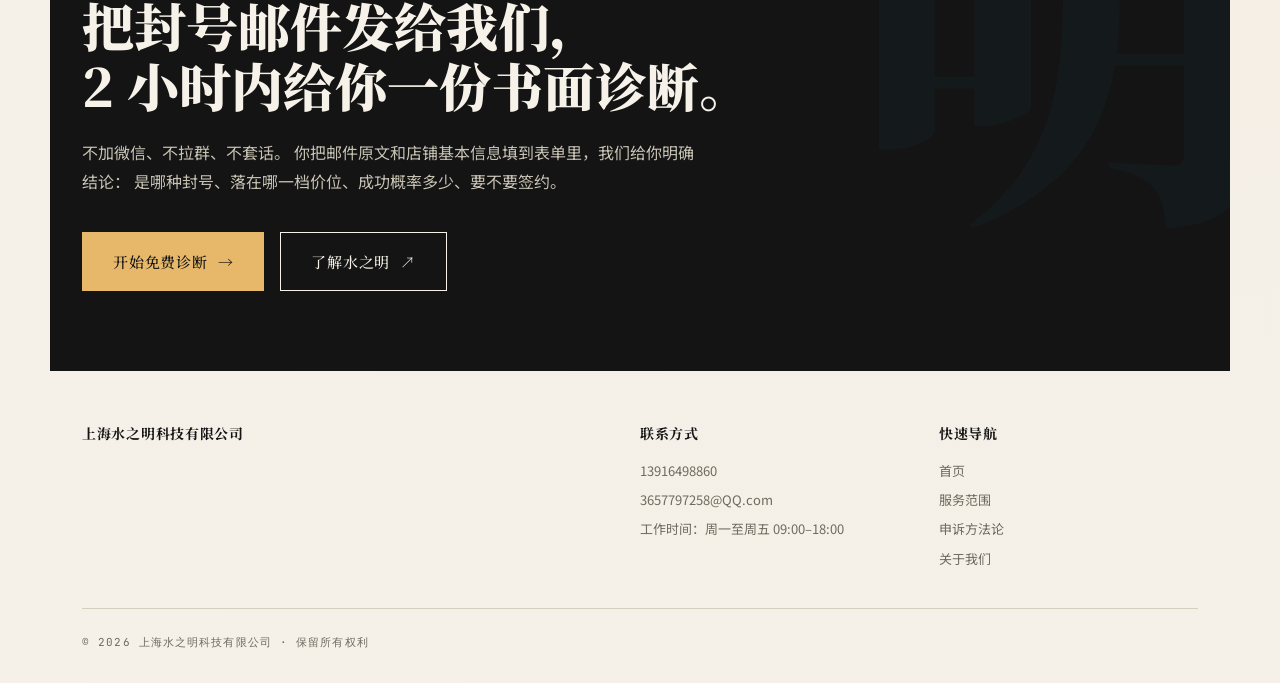
<file: pricing.html>
<!DOCTYPE html>
<html lang="zh-CN">
<head>
  <meta charset="UTF-8">
  <meta name="viewport" content="width=device-width, initial-scale=1.0">
  <title>价格公示 · 水之明亚马逊申诉服务</title>
  <meta name="description" content="上海水之明科技有限公司 · 亚马逊申诉服务明码标价 · 境内签约 · 对公打款 · 开具增值税发票">
  <link rel="preconnect" href="https://fonts.googleapis.com">
  <link rel="preconnect" href="https://fonts.gstatic.com" crossorigin>
  <link href="https://fonts.googleapis.com/css2?family=Noto+Serif+SC:wght@400;500;700;900&family=Noto+Sans+SC:wght@300;400;500;700&family=JetBrains+Mono:wght@400;500;700&display=swap" rel="stylesheet">
  <link rel="stylesheet" href="styles.css">
</head>
<body>

  <div class="topbar">
    <div class="topbar-inner">
      <div class="topbar-left">
        <span class="topbar-badge">上海水之明科技有限公司</span>
        <span class="topbar-badge">境内签约 · 对公打款 · 增票开具</span>
      </div>
      <div class="topbar-right">MON–FRI · 09:00–18:00 GMT+8</div>
    </div>
  </div>

  <header class="masthead">
    <div class="brand">
      <a href="index.html">
        <div class="brand-mark">水<span class="water-char">之</span>明</div>
        <div class="brand-sub">亚马逊申诉服务</div>
      </a>
    </div>
    <nav class="nav">
      <a href="index.html">首页</a>
      <a href="services.html">服务范围</a>
      <a href="pricing.html" class="active">价格公示</a>
      <a href="method.html">申诉方法论</a>
      <a href="cases.html">成功案例</a>
      <a href="about.html">关于我们</a>
    </nav>
  </header>

  <section class="hero" id="pricing">
    <div class="hero-meta">
      <div class="hero-meta-left">
        <span>VOL. I · ISSUE 01</span>
        <span>价格公示 · PRICING SCHEDULE</span>
      </div>
      <div>最近更新 · <span class="mono">2026.04</span></div>
    </div>

    <h1 class="hero-title">
      同行藏着的价格，<br>
      我们<span class="accent">全部</span>挂在官网。
    </h1>
    <p class="hero-subtitle">
      申诉服务业的不透明，不是难度造成的，是懒造成的。<br>
      我们用产品化的思路重做这件事——价格、流程、进度、退款，一并公示。
    </p>

    <div class="hero-pillars">
      <div class="pillar"><div class="pillar-num">01</div><div class="pillar-text">境内主体签约<br>合同明确到章</div></div>
      <div class="pillar"><div class="pillar-num">02</div><div class="pillar-text">对公账户收款<br>不走个人与境外</div></div>
      <div class="pillar"><div class="pillar-num">03</div><div class="pillar-text">开具增值税发票<br>6% 可抵扣</div></div>
      <div class="pillar"><div class="pillar-num">04</div><div class="pillar-text">上海法院管辖<br>纠纷有据可循</div></div>
    </div>
  </section>

  <section class="content" id="why">
    <div class="section-header">
      <div class="section-num">零</div>
      <h2 class="section-title">为什么我们敢明码标价</h2>
      <div class="section-kicker">WHY TRANSPARENT</div>
    </div>
    <p class="section-intro">
      亚马逊申诉服务行业长期被诟病三件事：<b>不敢报价</b>、<b>进度不透明</b>、<b>出了事找不到人</b>。
      这三件事不是能力问题，而是选择问题。我们选择把它们逐一解决，因为我们相信同行不愿做的那部分，
      恰恰是卖家最在意的那部分。
    </p>

    <div class="why-grid">
      <div class="why-card">
        <div class="why-card-label">对比 · 01</div>
        <div class="why-card-title">别家：咨询报价</div>
        <div class="why-card-text">
          你必须加微信、等排队、看人下菜碟。相同的申诉类型，不同客户收到的报价可能差 3 倍。
          <br><br>
          <strong style="color:var(--water)">水之明：区间公示</strong><br>
          官网挂出每一类的价格区间和影响因素，免费诊断后给书面报价单，签约前 7 天有效，期间不涨价。
        </div>
      </div>
      <div class="why-card">
        <div class="why-card-label">对比 · 02</div>
        <div class="why-card-title">别家：微信聊一句</div>
        <div class="why-card-text">
          进度"在跟进中"是万能回复。你不知道 POA 写到第几版，也看不到 Amazon 回复原文。
          <br><br>
          <strong style="color:var(--water)">水之明：客户端可查</strong><br>
          每个案件有独立看板，POA 草稿版本历史、每轮 Amazon 回复、下一步预计时间，一目了然。
        </div>
      </div>
      <div class="why-card">
        <div class="why-card-label">对比 · 03</div>
        <div class="why-card-title">别家：不成功不收费</div>
        <div class="why-card-text">
          听起来很好，但"不成功"的定义从不讲清楚。扯起皮来你只能认栽。
          <br><br>
          <strong style="color:var(--water)">水之明：退款规则明写</strong><br>
          合同明确"不成功"的触发条件和退款比例（本页下方公示全文），到期自动触发，5 个工作日到账。
        </div>
      </div>
      <div class="why-card">
        <div class="why-card-label">对比 · 04</div>
        <div class="why-card-title">别家：港资或个人账户</div>
        <div class="why-card-text">
          为了避税或规避责任，很多同行用香港公司签约或走个人账户收款，出纠纷跨境维权几乎不可能。
          <br><br>
          <strong style="color:var(--water)">水之明：全境内闭环</strong><br>
          上海公司主体签约、境内对公收款、开 6% 增值税发票、上海法院管辖。四件事一件不缺。
        </div>
      </div>
    </div>
  </section>

  <section class="content" id="price-tables">
    <div class="section-header">
      <div class="section-num">壹</div>
      <h2 class="section-title">申诉服务价格表</h2>
      <div class="section-kicker">PRICING · RMB</div>
    </div>
    <p class="section-intro">
      所有报价为<strong>人民币含税价</strong>，对应不同难度分为三档。下列"行业价格区间"为我们调研
      2024–2026 年同行公开及非公开报价得到的估计值，仅供参考。具体报价以<strong>免费诊断后的书面报价单</strong>为准。
    </p>

    <div class="tier-block">
      <div class="tier-header">
        <div class="tier-badge">壹</div>
        <div class="tier-title">一级 · 简单申诉</div>
        <div class="tier-desc">TIER 01 · 1–3 DAYS</div>
      </div>
      <table class="price-table">
        <thead><tr><th style="width:52%">申诉类型</th><th class="num">行业价格区间</th><th class="num">水之明报价</th></tr></thead>
        <tbody>
          <tr><td class="service">ODR 申诉<span class="service-note">订单缺陷率超标</span></td><td class="market">¥500 — 3,000</td><td class="ours">¥1,500 — 2,500</td></tr>
          <tr><td class="service">销量激增申诉（首次）<span class="service-note">Sales Velocity · 新店最常见</span></td><td class="market">¥500 — 3,000</td><td class="ours">¥1,500 — 2,500</td></tr>
          <tr><td class="service">操纵评论申诉（首次）<span class="service-note">二次申诉请见三级价位</span></td><td class="market">¥800 — 3,000</td><td class="ours">¥2,000 — 3,500</td></tr>
          <tr><td class="service">绩效类 / 有效追踪率</td><td class="market">¥1,000 — 3,000</td><td class="ours">¥1,500 — 2,500</td></tr>
          <tr><td class="service">滥用变体 / 包装法违规</td><td class="market">¥1,500 — 4,000</td><td class="ours">¥2,500 — 4,000</td></tr>
        </tbody>
      </table>
    </div>

    <div class="tier-block">
      <div class="tier-header">
        <div class="tier-badge">贰</div>
        <div class="tier-title">二级 · 中等难度</div>
        <div class="tier-desc">TIER 02 · 3–7 DAYS</div>
      </div>
      <table class="price-table">
        <thead><tr><th style="width:52%">申诉类型</th><th class="num">行业价格区间</th><th class="num">水之明报价</th></tr></thead>
        <tbody>
          <tr><td class="service">商标侵权申诉</td><td class="market">¥2,000 — 6,000</td><td class="ours">¥3,500 — 6,000</td></tr>
          <tr><td class="service">版权 / 专利侵权申诉<span class="service-note">DMCA 场景单独评估</span></td><td class="market">¥2,000 — 6,000</td><td class="ours">¥3,500 — 6,000</td></tr>
          <tr><td class="service">72 小时店铺审核<span class="service-note">时间紧迫含加急溢价</span></td><td class="market">¥3,000 — 8,000</td><td class="ours">¥4,500 — 7,000</td></tr>
          <tr><td class="service">关联申诉（初次）<span class="service-note">需先做账号体检定位关联因素</span></td><td class="market">¥3,000 — 10,000</td><td class="ours">¥5,000 — 8,000</td></tr>
          <tr><td class="service">禁限售 / 受限商品申诉</td><td class="market">¥2,000 — 5,000</td><td class="ours">¥3,500 — 5,500</td></tr>
        </tbody>
      </table>
    </div>

    <div class="tier-block">
      <div class="tier-header">
        <div class="tier-badge">叁</div>
        <div class="tier-title">三级 · 疑难申诉</div>
        <div class="tier-desc">TIER 03 · 7–30 DAYS</div>
      </div>
      <table class="price-table">
        <thead><tr><th style="width:52%">申诉类型</th><th class="num">行业价格区间</th><th class="num">水之明报价</th></tr></thead>
        <tbody>
          <tr><td class="service">二审（法人配合）</td><td class="market">¥5,000 — 15,000</td><td class="ours">¥8,000 — 12,000</td></tr>
          <tr><td class="service">KYC 审核（法人配合）</td><td class="market">¥5,000 — 12,000</td><td class="ours">¥7,000 — 10,000</td></tr>
          <tr><td class="service">视频验证（法人配合）<span class="service-note">含法人辅导 + 模拟面试</span></td><td class="market">¥8,000 — 15,000</td><td class="ours">¥10,000 — 15,000</td></tr>
          <tr class="not-accept-row"><td class="service">视频验证（法人无法配合）<span class="service-note text-seal">涉及代过审，与合规定位冲突</span></td><td class="market">¥20,000 +</td><td class="ours">不接</td></tr>
          <tr><td class="service">关联申诉（二次、复杂）</td><td class="market">¥8,000 — 20,000</td><td class="ours">¥10,000 — 18,000</td></tr>
          <tr><td class="service">永久停用申诉<span class="service-note">需先书面评估可行性</span></td><td class="market">¥10,000 — 30,000</td><td class="ours">面谈（诊断后报价）</td></tr>
        </tbody>
      </table>
    </div>

    <div class="fund-callout">
      <h3 class="fund-callout-title">资金取款类 · 阶梯分成</h3>
      <p class="fund-callout-text">
        资金冻结类案件按<strong style="color:#e8b86a">挽回金额的百分比 + 基础费</strong>计费。
        基础费覆盖前期证据整理与 POA 撰写工时，挽回部分按比例分成，账号未恢复则基础费退还 70%。
      </p>
      <div class="fund-list">
        <div class="fund-item"><div class="fund-item-scene">场景 01</div><div class="fund-item-label">账号可恢复 + 资金取款</div><div class="fund-item-price">10% · 基础费 ¥3,000</div></div>
        <div class="fund-item"><div class="fund-item-scene">场景 02</div><div class="fund-item-label">账号不可恢复 · 纯资金申诉</div><div class="fund-item-price">15% · 基础费 ¥5,000</div></div>
        <div class="fund-item"><div class="fund-item-scene">场景 03</div><div class="fund-item-label">大牌侵权和解 + 资金解冻</div><div class="fund-item-price">20% · 律师费另计</div></div>
      </div>
    </div>
  </section>

  <section class="content" id="factors">
    <div class="section-header">
      <div class="section-num">贰</div>
      <h2 class="section-title">影响报价的 6 个因素</h2>
      <div class="section-kicker">PRICE FACTORS</div>
    </div>
    <p class="section-intro">
      同一类申诉的价格区间为什么跨度能到 2–3 倍？不是看人下菜碟，而是以下六个变量真实影响工作量。
      免费诊断阶段我们会对这六项逐一评估，报价单里写清楚你的案子落在区间的哪个位置。
    </p>

    <div class="factors-grid">
      <div class="factor"><div class="factor-title">是否首次申诉</div><div class="factor-text">二次、三次提交过 POA 的案子，难度指数级上升。我们需要先分析之前的申诉邮件，判断被拒原因，再重新设计策略。</div></div>
      <div class="factor"><div class="factor-title">证据完备度</div><div class="factor-text">你能提供的采购发票、物流凭证、品牌授权、独立运营证据越齐全，我们整理与撰写的工时越短。反之需要协助你重新取证。</div></div>
      <div class="factor"><div class="factor-title">站点差异</div><div class="factor-text">美国站、欧洲站、日本站各有政策特点，欧洲站的 KYC 与消费者法案类、日本站的 JCT 税务类，难度和惯例不同。</div></div>
      <div class="factor"><div class="factor-title">紧急程度</div><div class="factor-text">72 小时回复窗口的紧急案件有加急成本；非紧急案件我们会排在正常队列，报价更优。</div></div>
      <div class="factor"><div class="factor-title">是否涉及资金冻结</div><div class="factor-text">单纯封号 vs 封号 + 资金冻结，后者需要持续跟进 60–90 天，涉及两阶段申诉流程（账号 → 资金），计费方式也不同。</div></div>
      <div class="factor"><div class="factor-title">是否需要真人配合</div><div class="factor-text">涉及视频验证、电话核实、线下面谈的案件，需要法人或授权代表亲自参与，我们会提供完整辅导与模拟演练，工时显著上升。</div></div>
    </div>
  </section>

  <section class="content" id="policy">
    <div class="section-header">
      <div class="section-num">叁</div>
      <h2 class="section-title">退款规则 · 服务边界</h2>
      <div class="section-kicker">REFUND · RED LINE</div>
    </div>

    <div class="dual-grid">
      <div class="info-block">
        <div class="info-block-label">退款政策 · REFUND</div>
        <h3 class="info-block-title">"不成功"的明确定义</h3>
        <p style="font-size:14px;color:var(--muted);margin-bottom:18px;line-height:1.7;">
          自 POA 首次提交之日起 30 个自然日内，账号/产品/资金状态未恢复，且非因客户方原因导致，即触发退款条款。
        </p>
        <ul class="info-list">
          <li><strong>一级申诉</strong>30 天内未解封，100% 全额退款</li>
          <li><strong>二级申诉</strong>30 天内未解封，扣除证据处理成本，退款 70%</li>
          <li><strong>三级 / 疑难</strong>45 天内未解封，扣除前期工时，退款 50%</li>
          <li><strong>资金取款类</strong>账号未恢复则基础费退 70%，分成部分本就按实际挽回计，零资金挽回则零分成</li>
          <li><strong>到账时间</strong>触发确认后 5 个工作日内对公退回</li>
        </ul>
      </div>

      <div class="info-block warning">
        <div class="info-block-label">服务边界 · RED LINE</div>
        <h3 class="info-block-title">这些单子我们不接</h3>
        <p style="font-size:14px;color:var(--muted);margin-bottom:18px;line-height:1.7;">
          边界清晰是对客户的尊重，也是对我们自己的保护。以下几类业务与我们的合规定位冲突，即使客户坚持也不承接。
        </p>
        <ul class="info-list">
          <li><strong>港澳台主体卖家</strong>即使有大陆关联主体也不接，不做双主体合同结构</li>
          <li><strong>海外华人 / 海外本土卖家</strong>只服务中国大陆营业执照主体的卖家</li>
          <li><strong>亚马逊中国站 / 其他电商平台</strong>只做亚马逊海外站（美 / 欧 / 日 / 澳 / 中东）</li>
          <li><strong>任何形式的"特殊渠道"取款</strong>代过视频认证、伪造发票、买卖账号等灰色操作一律不接</li>
          <li><strong>法人完全无法配合的视频验证</strong>行业内此类报价含代过审成本，不在我们业务范围</li>
          <li><strong>已被永久拉黑且无任何有效证据链</strong>免费诊断后会如实告知，不收"碰运气"的钱</li>
        </ul>
      </div>
    </div>
  </section>

  <section class="content" id="faq">
    <div class="section-header">
      <div class="section-num">肆</div>
      <h2 class="section-title">常见问题</h2>
      <div class="section-kicker">FREQUENTLY ASKED</div>
    </div>

    <div class="faq-list">
      <div class="faq-item">
        <button class="faq-question" aria-expanded="false">
          <span class="faq-num">Q 01</span>
          <span class="faq-q-text">为什么有人报价 800 元，你们要收 3,000 元？我怎么判断值不值？</span>
          <span class="faq-toggle"></span>
        </button>
        <div class="faq-answer"><div class="faq-answer-inner">
          <p>行业里 500–800 元的一级申诉，九成是模板 POA——复制粘贴的英文段落，换个店铺名就发出去。这类申诉第一次可能碰运气过，但一旦被拒，后续每次申诉难度指数级上升，修复成本是原价的 5–10 倍。</p>
          <p>我们承诺所有 POA 原创、基于你店铺的真实情况撰写、与你确认英文原稿后才提交。这个工作量是模板派的 10 倍，价格自然无法比拟。如果你的店铺不重要或只想碰运气，模板派是合理选择；如果你在乎店铺长期存活，请选我们或同等档次的服务商。</p>
        </div></div>
      </div>

      <div class="faq-item">
        <button class="faq-question" aria-expanded="false">
          <span class="faq-num">Q 02</span>
          <span class="faq-q-text">我店铺主体是香港公司 / 海外华人卖家，你们能接吗？</span>
          <span class="faq-toggle"></span>
        </button>
        <div class="faq-answer"><div class="faq-answer-inner">
          <p>不接。我们只服务<b>中国大陆营业执照主体</b>的卖家做亚马逊海外站业务。港澳台主体、海外华人卖家、海外本土卖家都不在我们的服务范围内。</p>
          <p>原因：把客户画像收窄到"大陆主体 + 海外站"一条单线，是让合同、收付款、发票、司法管辖全部在境内闭环的唯一条件。港澳台主体的案子即便通过双主体结构处理，POA 环节仍涉及境外主体，与"境内合规"定位不完全一致。与其做到 90% 干净，不如干脆不做。</p>
          <p>如果你属于这几类客户，行业里有明确做相关业务的服务商——这类需求有合适的服务商，只是不是我们。</p>
        </div></div>
      </div>

      <div class="faq-item">
        <button class="faq-question" aria-expanded="false">
          <span class="faq-num">Q 03</span>
          <span class="faq-q-text">签约后如果你们发现我的案子比报价时预估的更复杂，会加价吗？</span>
          <span class="faq-toggle"></span>
        </button>
        <div class="faq-answer"><div class="faq-answer-inner">
          <p>原则是<b>报价即成交价</b>，签约后不加价。我们把这条写进合同。</p>
          <p>唯一的例外：如果客户在诊断阶段隐瞒了关键事实（例如没告诉我们这是第三次申诉、之前提交过被拒 POA、店铺还有其他隐藏的风险点），我们发现后会先沟通，由你决定是继续（签补充协议调价）还是中止合作（前期已付费用按比例退还）。</p>
          <p>这套规则本质上是在逼我们自己把诊断环节做扎实——我们不把诊断阶段当成"加微信聊两句"，而是当成一个交付物（诊断报告）来对待。</p>
        </div></div>
      </div>

      <div class="faq-item">
        <button class="faq-question" aria-expanded="false">
          <span class="faq-num">Q 04</span>
          <span class="faq-q-text">"免费诊断"是怎么运作的？我需要提供什么？</span>
          <span class="faq-toggle"></span>
        </button>
        <div class="faq-answer"><div class="faq-answer-inner">
          <p>你提供三样东西：① Amazon 发给你的封号邮件原文；② 店铺基本信息（站点、注册时长、是否有过申诉）；③ 可选的背景信息（供应链、品牌备案情况等）。</p>
          <p>我们在 2 个工作小时内给你一份<b>书面诊断报告</b>，包含：</p>
          <p>1. 根据邮件判断真实封号原因（很多卖家搞错死因）<br>2. 本案落在我们价格表的哪一档<br>3. 成功概率的初步评估<br>4. 具体报价单（含预计工期和退款条款）</p>
          <p>如果诊断后我们判断"无解"，会如实告知，不收"碰运气"的钱，也不推给同行赚佣金。</p>
        </div></div>
      </div>

      <div class="faq-item">
        <button class="faq-question" aria-expanded="false">
          <span class="faq-num">Q 05</span>
          <span class="faq-q-text">我怎么实时看到申诉进度？会拉微信群吗？</span>
          <span class="faq-toggle"></span>
        </button>
        <div class="faq-answer"><div class="faq-answer-inner">
          <p>不拉群。每个客户有一个独立的"案件看板"链接，登录后可以看到：当前申诉阶段、POA 版本历史（V1 / V2 / V3 ...）、每一轮 Amazon 的回复原文与我们的应对策略、下一步预计时间节点。</p>
          <p>重要节点（POA 待你确认、Amazon 回复、申诉结果）会同时通过短信和邮件通知你。微信作为辅助沟通渠道，但所有关键信息一定在看板上留痕，避免"当时 XX 说过"这类扯皮。</p>
        </div></div>
      </div>

      <div class="faq-item">
        <button class="faq-question" aria-expanded="false">
          <span class="faq-num">Q 06</span>
          <span class="faq-q-text">如果我的申诉最终不成功，退款真的能如期到账吗？</span>
          <span class="faq-toggle"></span>
        </button>
        <div class="faq-answer"><div class="faq-answer-inner">
          <p>退款条款写在合同里，不是挂在官网的口号。触发条件明确（见上方"退款规则"），到期 5 个工作日内对公原路退回。</p>
          <p>需要说明的是，我们不是"先签约再看心情退款"的那种服务商——我们的商业模式从一开始就是"筛掉做不了的单 + 做成能做的单"。诊断阶段就会拒掉那些注定失败的案子，这也是我们敢把退款规则写得这么明白的原因。</p>
          <p>如果发生纠纷，合同约定由上海市相应人民法院管辖，不跨境、不仲裁、不打哑谜。</p>
        </div></div>
      </div>

      <div class="faq-item">
        <button class="faq-question" aria-expanded="false">
          <span class="faq-num">Q 07</span>
          <span class="faq-q-text">发票是 6% 的什么票？能用于公司所得税抵扣吗？</span>
          <span class="faq-toggle"></span>
        </button>
        <div class="faq-answer"><div class="faq-answer-inner">
          <p>我们开具的是<b>增值税专用发票或普通发票（6%）</b>，服务类目为"企业管理咨询 / 商务信息咨询"。</p>
          <p>一般纳税人收到专票可抵扣 6% 的进项税；小规模纳税人收普票，可作为企业所得税税前扣除凭证。具体抵扣情况请咨询你的代账会计，我们不提供税务建议，但可配合你的财务需要提前沟通开票抬头、税号、内容等细节。</p>
        </div></div>
      </div>
    </div>
  </section>

  <section class="cta-section">
    <div class="cta-inner">
      <div class="cta-kicker">免费诊断 · FREE DIAGNOSIS</div>
      <h2 class="cta-title">
        把封号邮件发给我们，<br>
        2 小时内给你一份书面诊断。
      </h2>
      <p class="cta-text">
        不加微信、不拉群、不套话。
        你把邮件原文和店铺基本信息填到表单里，我们给你明确结论：
        是哪种封号、落在哪一档价位、成功概率多少、要不要签约。
      </p>
      <div class="cta-buttons">
        <a href="#diagnosis" class="btn btn-primary">开始免费诊断<span class="btn-arrow">→</span></a>
        <a href="about.html" class="btn btn-secondary">了解水之明<span class="btn-arrow">↗</span></a>
      </div>
    </div>
  </section>

  <footer>
    <div class="footer-top">
      <div class="footer-col">
        <h4>上海水之明科技有限公司</h4>
      </div>
      <div class="footer-col">
        <h4>联系方式</h4>
        <a href="tel:13916498860">13916498860</a>
        <a href="mailto:3657797258@QQ.com">3657797258@QQ.com</a>
        <p>工作时间：周一至周五 09:00–18:00</p>
      </div>
      <div class="footer-col">
        <h4>快速导航</h4>
        <a href="index.html">首页</a>
        <a href="services.html">服务范围</a>
        <a href="method.html">申诉方法论</a>
        <a href="about.html">关于我们</a>
      </div>
    </div>
    <div class="footer-bottom">
      <div>© 2026 上海水之明科技有限公司 · 保留所有权利</div>
    </div>
  </footer>

  <button class="scroll-top" id="scrollTop" aria-label="回到顶部">↑</button>

  <script>
    document.querySelectorAll('.faq-question').forEach(btn => {
      btn.addEventListener('click', () => {
        const item = btn.closest('.faq-item');
        const isOpen = item.classList.contains('open');
        document.querySelectorAll('.faq-item').forEach(i => i.classList.remove('open'));
        document.querySelectorAll('.faq-question').forEach(q => q.setAttribute('aria-expanded', 'false'));
        if (!isOpen) { item.classList.add('open'); btn.setAttribute('aria-expanded', 'true'); }
      });
    });
    const scrollBtn = document.getElementById('scrollTop');
    window.addEventListener('scroll', () => {
      if (window.scrollY > 800) scrollBtn.classList.add('visible');
      else scrollBtn.classList.remove('visible');
    });
    scrollBtn.addEventListener('click', () => window.scrollTo({ top: 0, behavior: 'smooth' }));
  </script>
</body>
</html>
</file>
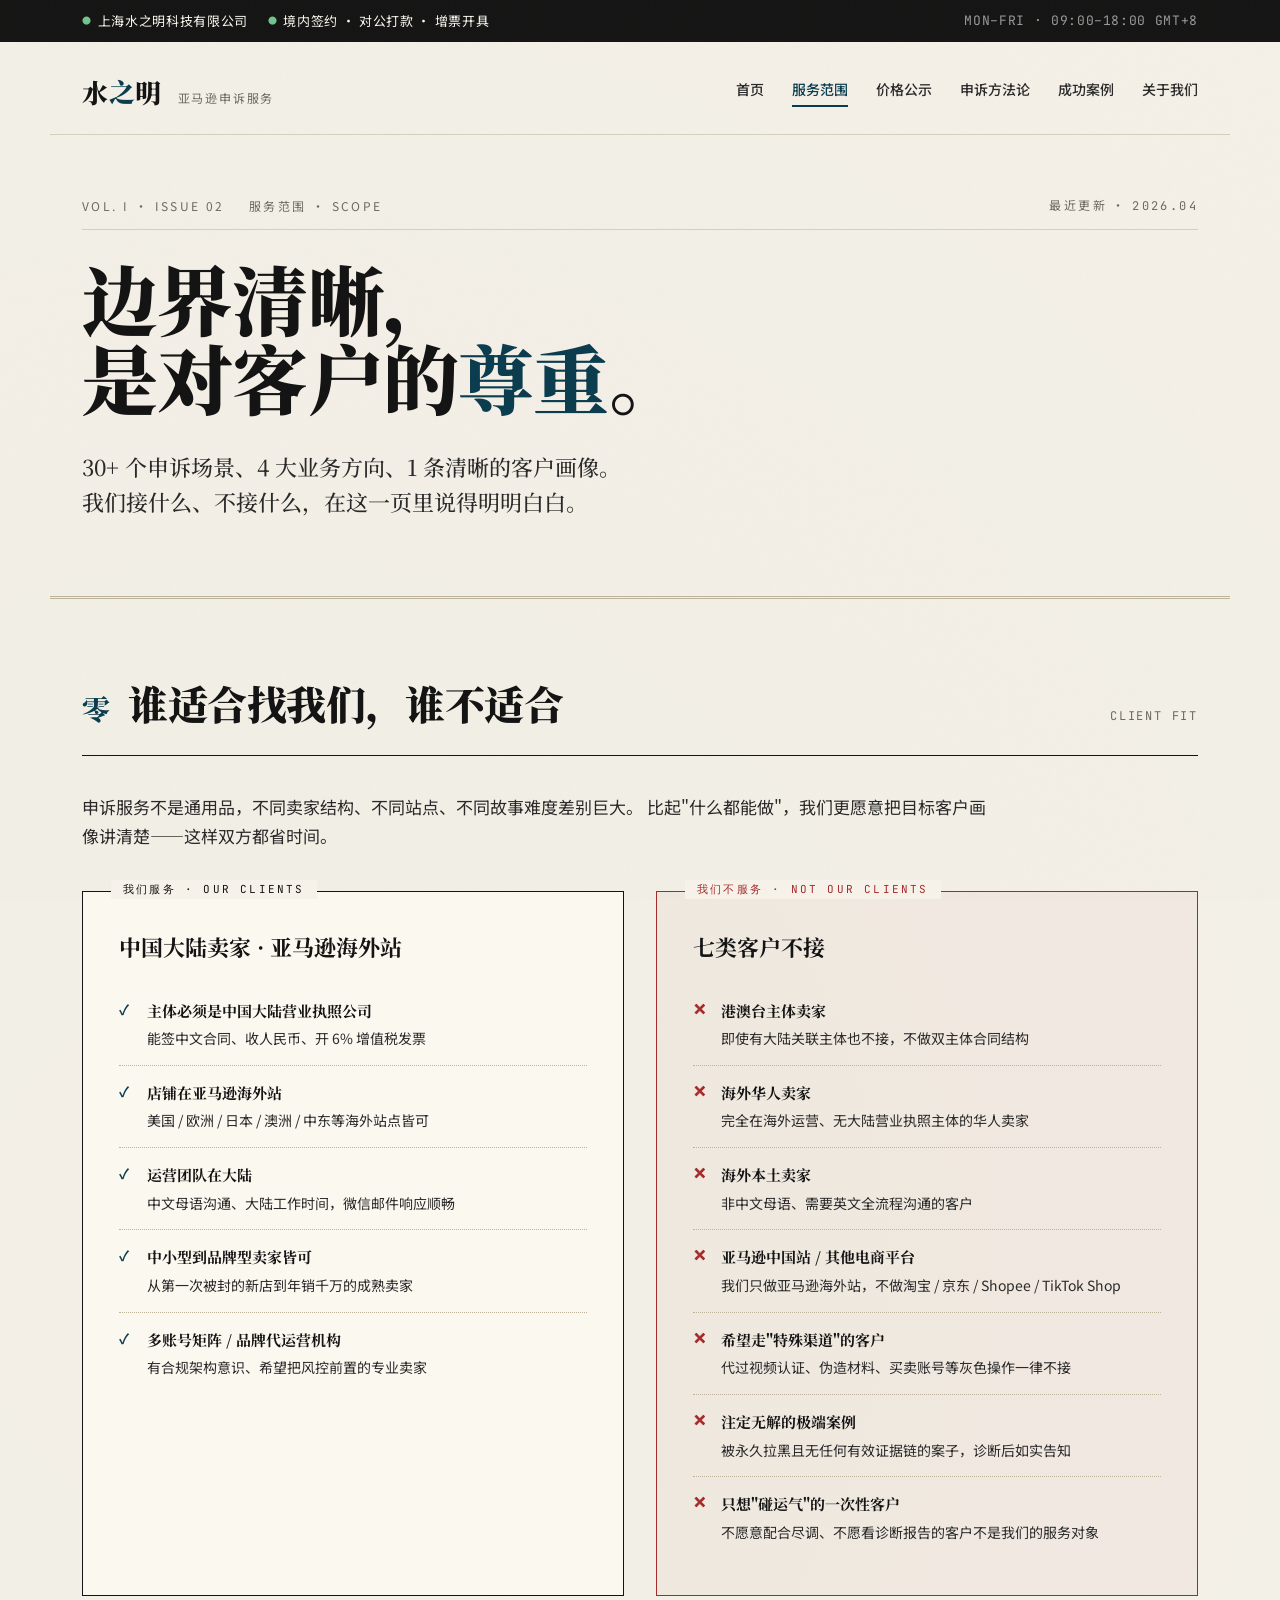
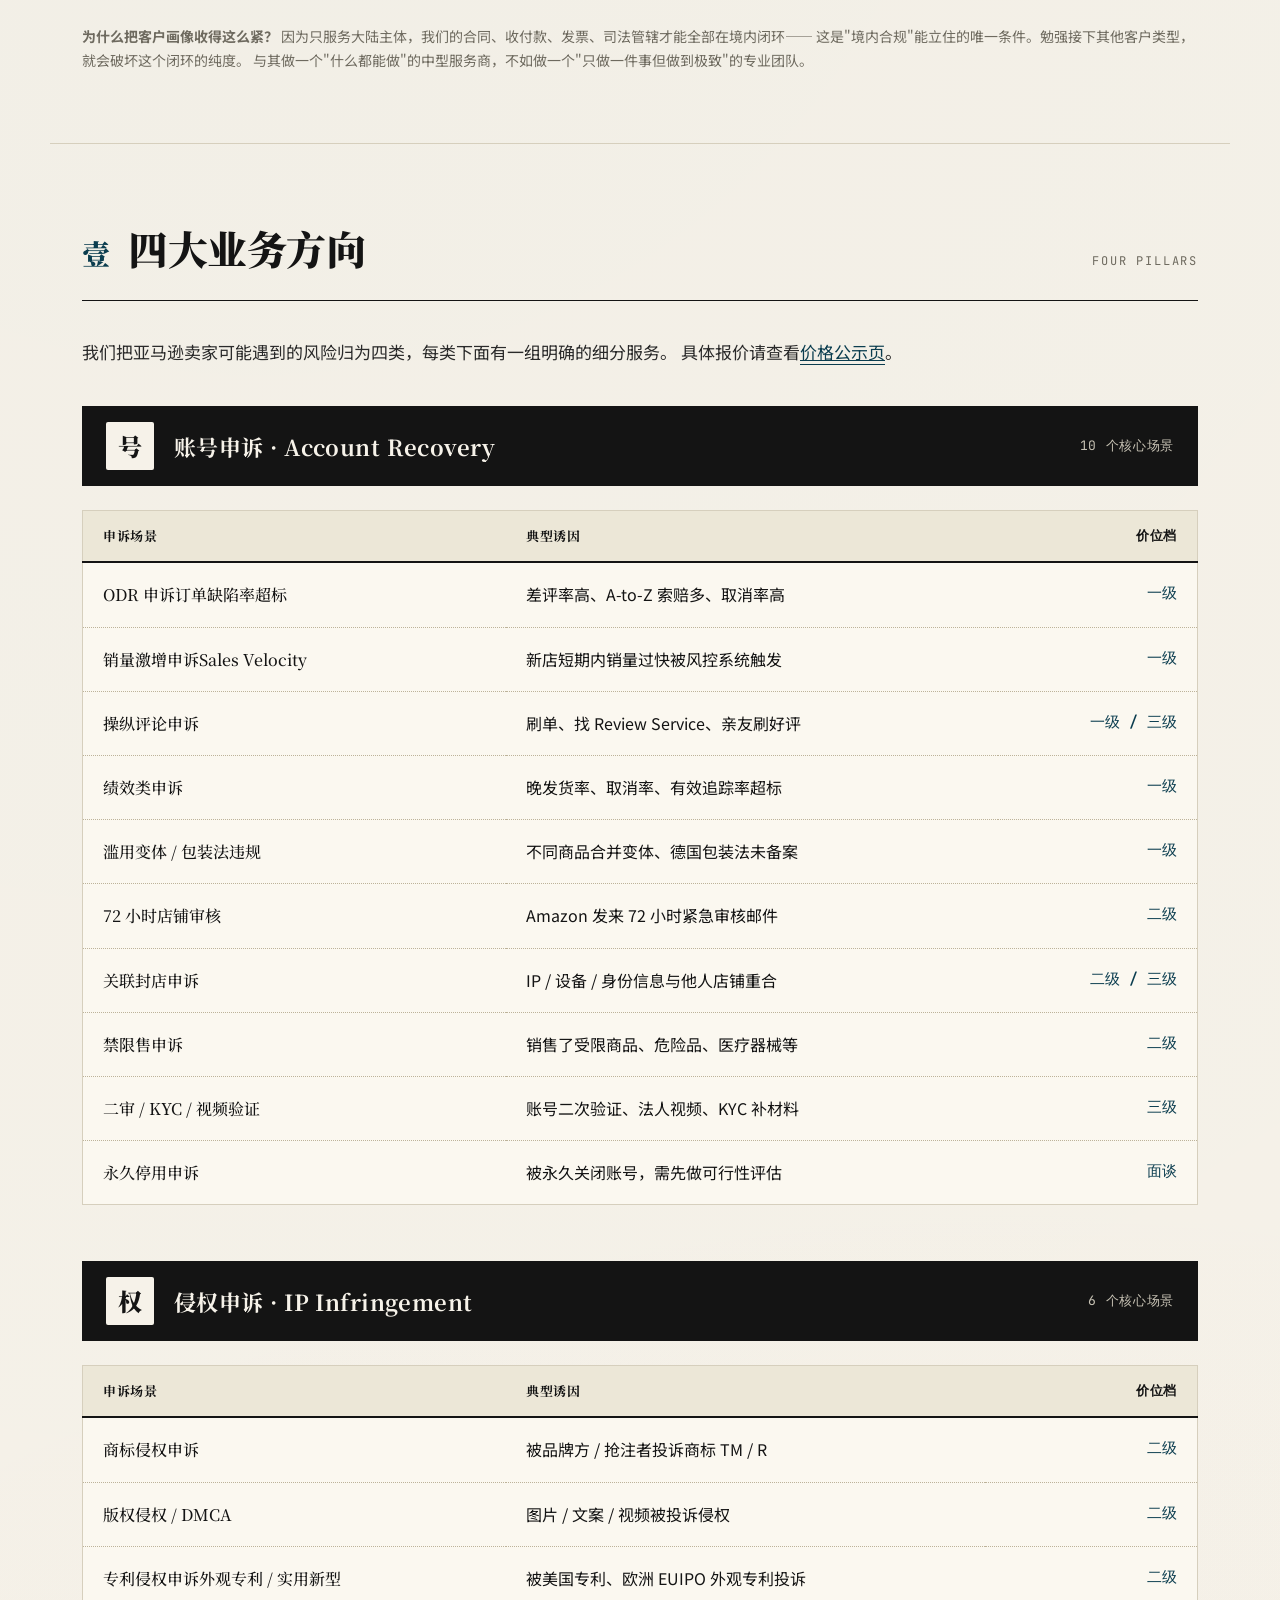
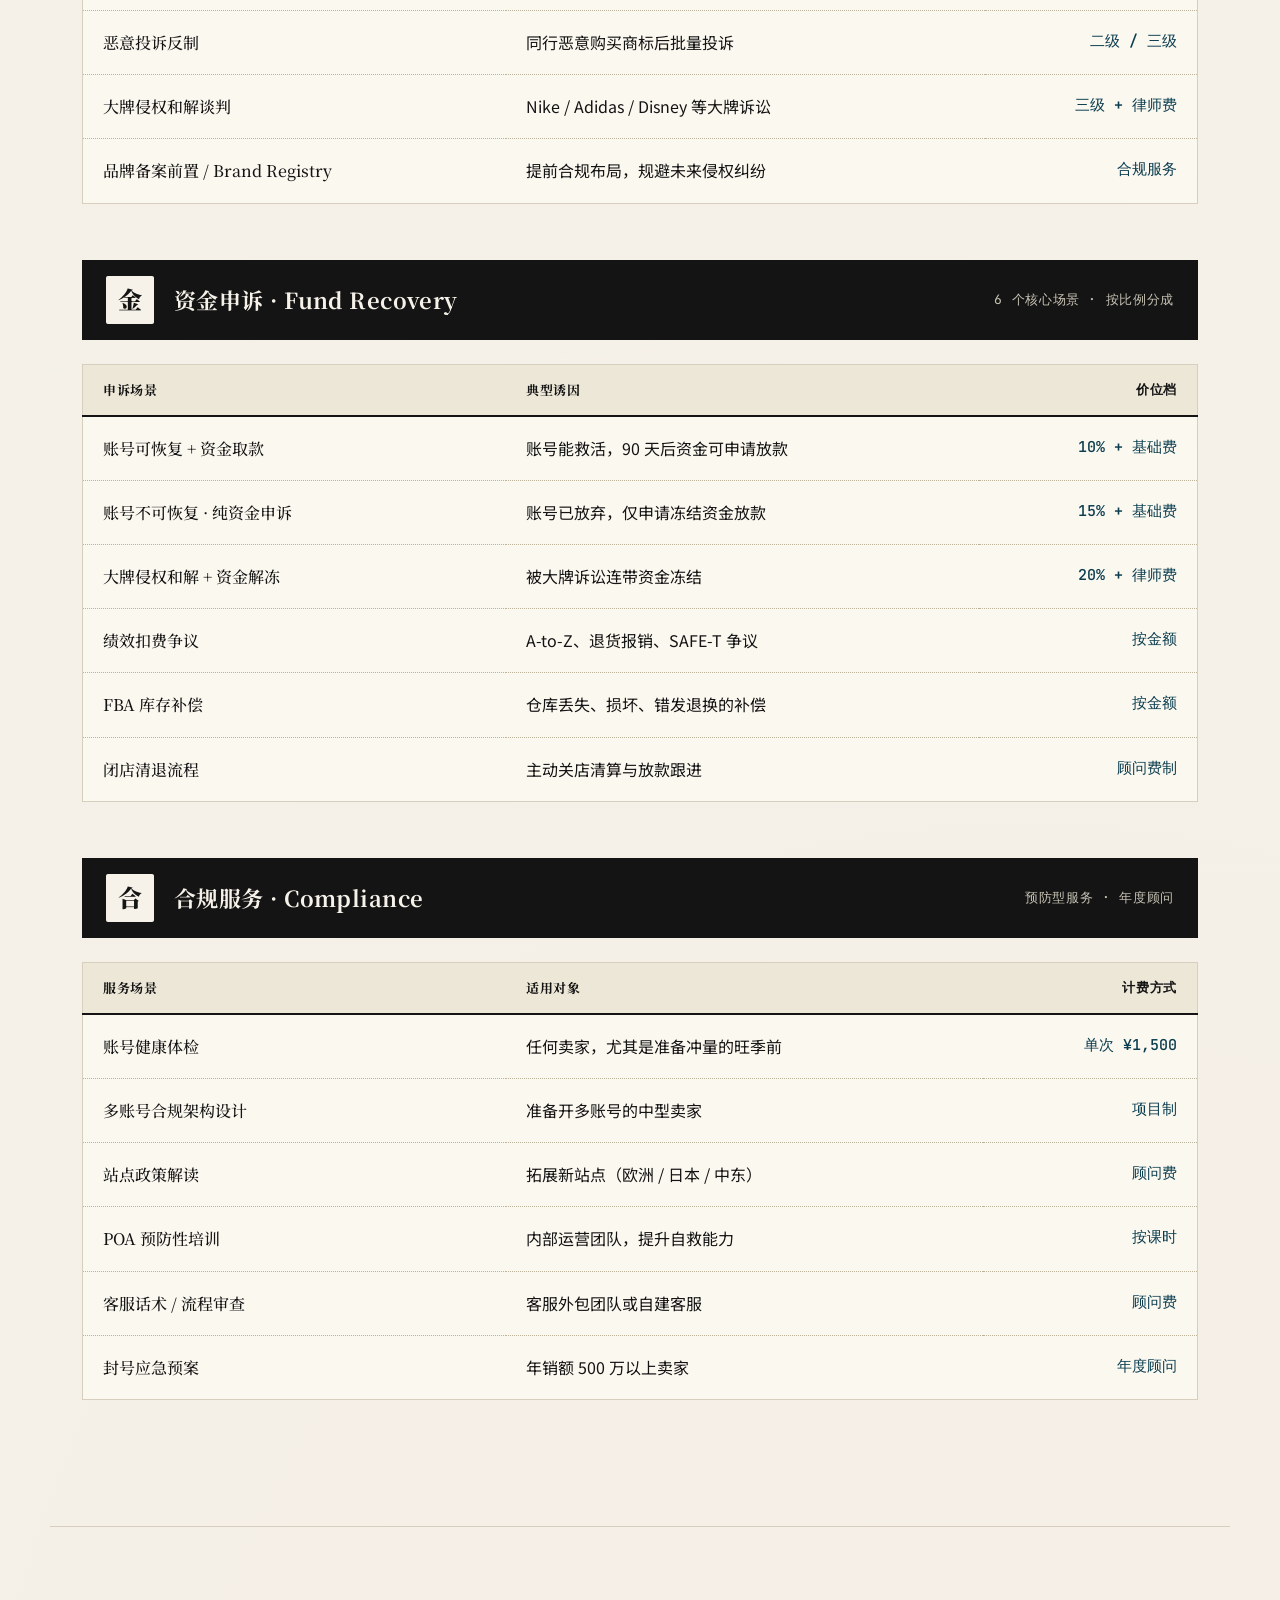
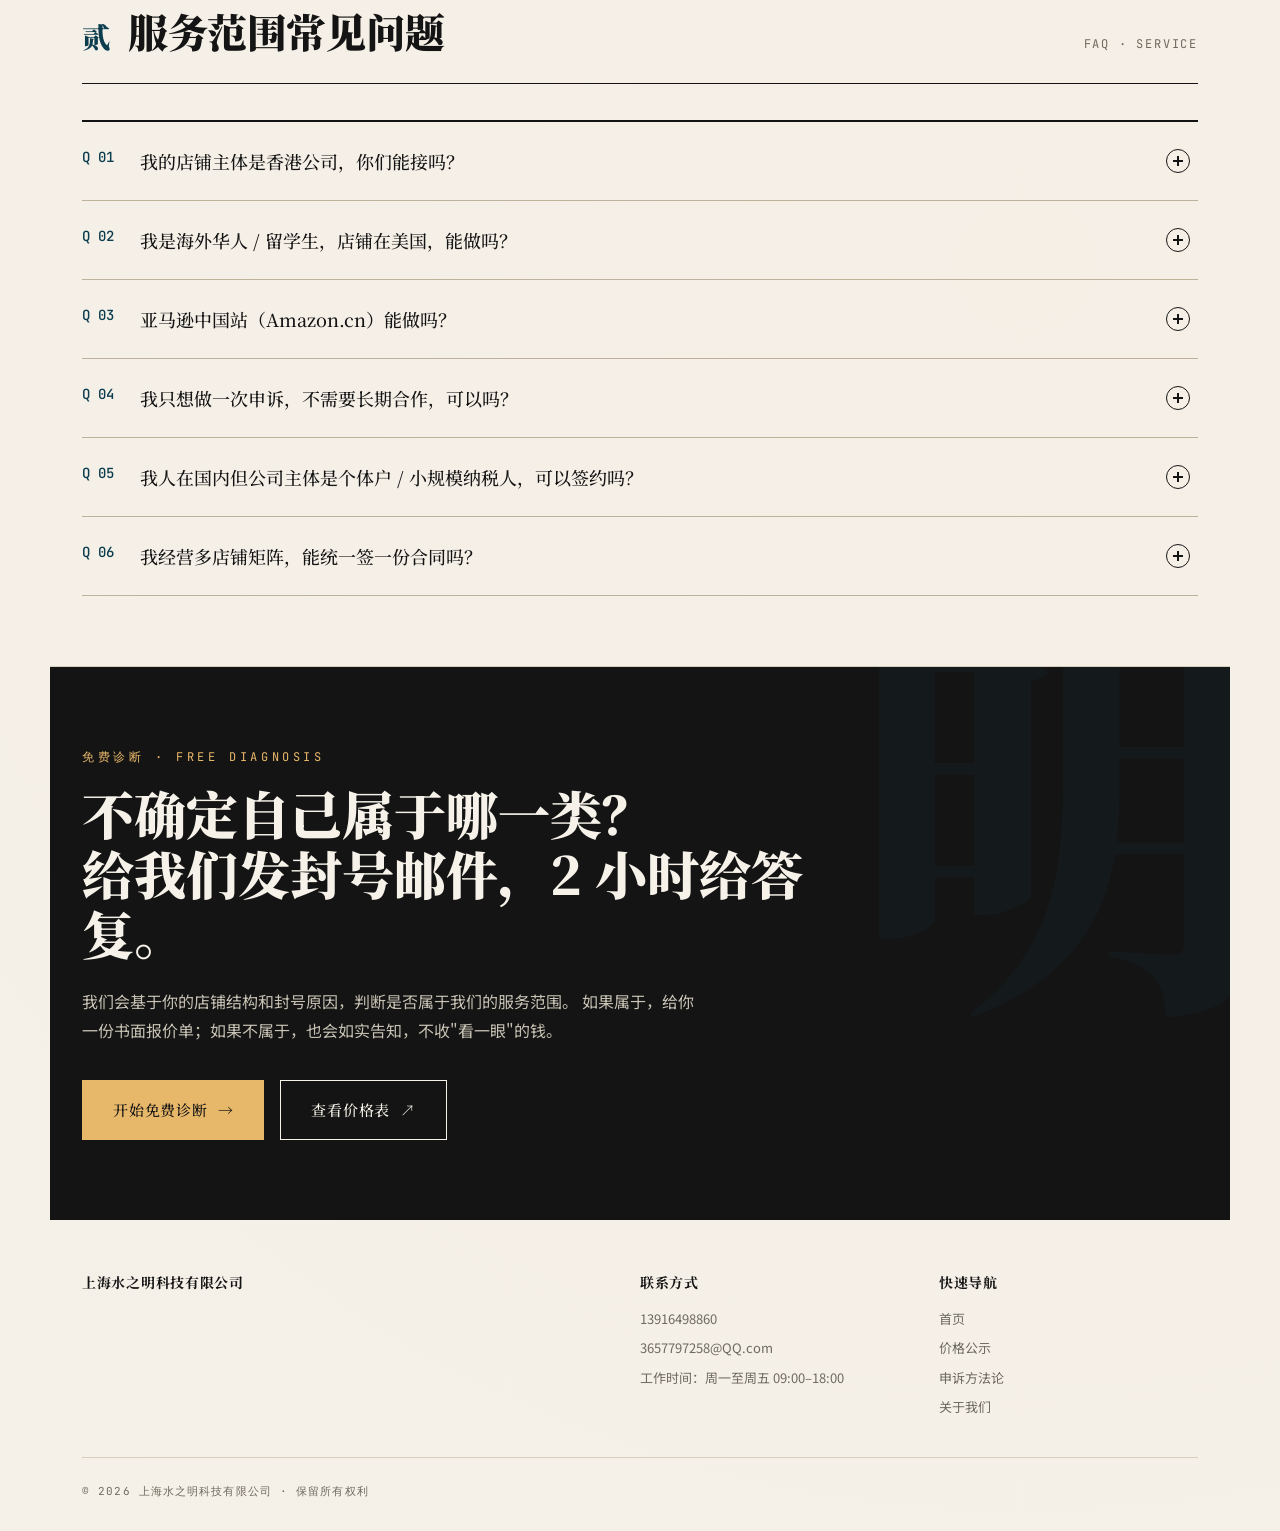
<file: services.html>
<!DOCTYPE html>
<html lang="zh-CN">
<head>
  <meta charset="UTF-8">
  <meta name="viewport" content="width=device-width, initial-scale=1.0">
  <title>服务范围 · 水之明亚马逊申诉服务</title>
  <meta name="description" content="亚马逊账号 / 侵权 / 资金 / 合规四大类申诉服务 · 境内签约 · 覆盖美欧日澳中东全站点">
  <link rel="preconnect" href="https://fonts.googleapis.com">
  <link rel="preconnect" href="https://fonts.gstatic.com" crossorigin>
  <link href="https://fonts.googleapis.com/css2?family=Noto+Serif+SC:wght@400;500;700;900&family=Noto+Sans+SC:wght@300;400;500;700&family=JetBrains+Mono:wght@400;500;700&display=swap" rel="stylesheet">
  <link rel="stylesheet" href="styles.css">
</head>
<body>

  <div class="topbar">
    <div class="topbar-inner">
      <div class="topbar-left">
        <span class="topbar-badge">上海水之明科技有限公司</span>
        <span class="topbar-badge">境内签约 · 对公打款 · 增票开具</span>
      </div>
      <div class="topbar-right">MON–FRI · 09:00–18:00 GMT+8</div>
    </div>
  </div>

  <header class="masthead">
    <div class="brand">
      <a href="index.html">
        <div class="brand-mark">水<span class="water-char">之</span>明</div>
        <div class="brand-sub">亚马逊申诉服务</div>
      </a>
    </div>
    <nav class="nav">
      <a href="index.html">首页</a>
      <a href="services.html" class="active">服务范围</a>
      <a href="pricing.html">价格公示</a>
      <a href="method.html">申诉方法论</a>
      <a href="cases.html">成功案例</a>
      <a href="about.html">关于我们</a>
    </nav>
  </header>

  <section class="hero">
    <div class="hero-meta">
      <div class="hero-meta-left">
        <span>VOL. I · ISSUE 02</span>
        <span>服务范围 · SCOPE</span>
      </div>
      <div>最近更新 · <span class="mono">2026.04</span></div>
    </div>

    <h1 class="hero-title">
      边界清晰，<br>
      是对客户的<span class="accent">尊重</span>。
    </h1>
    <p class="hero-subtitle">
      30+ 个申诉场景、4 大业务方向、1 条清晰的客户画像。<br>
      我们接什么、不接什么，在这一页里说得明明白白。
    </p>
  </section>

  <!-- 接 / 不接 -->
  <section class="content" id="who">
    <div class="section-header">
      <div class="section-num">零</div>
      <h2 class="section-title">谁适合找我们，谁不适合</h2>
      <div class="section-kicker">CLIENT FIT</div>
    </div>
    <p class="section-intro">
      申诉服务不是通用品，不同卖家结构、不同站点、不同故事难度差别巨大。
      比起"什么都能做"，我们更愿意把目标客户画像讲清楚——这样双方都省时间。
    </p>

    <div class="dual-grid">
      <div class="info-block">
        <div class="info-block-label">我们服务 · OUR CLIENTS</div>
        <h3 class="info-block-title">中国大陆卖家 · 亚马逊海外站</h3>
        <ul class="info-list">
          <li><strong>主体必须是中国大陆营业执照公司</strong>能签中文合同、收人民币、开 6% 增值税发票</li>
          <li><strong>店铺在亚马逊海外站</strong>美国 / 欧洲 / 日本 / 澳洲 / 中东等海外站点皆可</li>
          <li><strong>运营团队在大陆</strong>中文母语沟通、大陆工作时间，微信邮件响应顺畅</li>
          <li><strong>中小型到品牌型卖家皆可</strong>从第一次被封的新店到年销千万的成熟卖家</li>
          <li><strong>多账号矩阵 / 品牌代运营机构</strong>有合规架构意识、希望把风控前置的专业卖家</li>
        </ul>
      </div>

      <div class="info-block warning">
        <div class="info-block-label">我们不服务 · NOT OUR CLIENTS</div>
        <h3 class="info-block-title">七类客户不接</h3>
        <ul class="info-list">
          <li><strong>港澳台主体卖家</strong>即使有大陆关联主体也不接，不做双主体合同结构</li>
          <li><strong>海外华人卖家</strong>完全在海外运营、无大陆营业执照主体的华人卖家</li>
          <li><strong>海外本土卖家</strong>非中文母语、需要英文全流程沟通的客户</li>
          <li><strong>亚马逊中国站 / 其他电商平台</strong>我们只做亚马逊海外站，不做淘宝 / 京东 / Shopee / TikTok Shop</li>
          <li><strong>希望走"特殊渠道"的客户</strong>代过视频认证、伪造材料、买卖账号等灰色操作一律不接</li>
          <li><strong>注定无解的极端案例</strong>被永久拉黑且无任何有效证据链的案子，诊断后如实告知</li>
          <li><strong>只想"碰运气"的一次性客户</strong>不愿意配合尽调、不愿看诊断报告的客户不是我们的服务对象</li>
        </ul>
      </div>
    </div>

    <p style="margin-top:28px;font-size:14px;color:var(--muted);line-height:1.75;">
      <b>为什么把客户画像收得这么紧？</b>
      因为只服务大陆主体，我们的合同、收付款、发票、司法管辖才能全部在境内闭环——
      这是"境内合规"能立住的唯一条件。勉强接下其他客户类型，就会破坏这个闭环的纯度。
      与其做一个"什么都能做"的中型服务商，不如做一个"只做一件事但做到极致"的专业团队。
    </p>
  </section>

  <!-- 四大业务方向 -->
  <section class="content" id="scope">
    <div class="section-header">
      <div class="section-num">壹</div>
      <h2 class="section-title">四大业务方向</h2>
      <div class="section-kicker">FOUR PILLARS</div>
    </div>
    <p class="section-intro">
      我们把亚马逊卖家可能遇到的风险归为四类，每类下面有一组明确的细分服务。
      具体报价请查看<a href="pricing.html" style="color:var(--water);border-bottom:1px solid var(--water);">价格公示页</a>。
    </p>

    <!-- 账号申诉 -->
    <div id="account" class="tier-block">
      <div class="tier-header">
        <div class="tier-badge">号</div>
        <div class="tier-title">账号申诉 · Account Recovery</div>
        <div class="tier-desc">10 个核心场景</div>
      </div>
      <table class="price-table">
        <thead><tr><th style="width:38%">申诉场景</th><th>典型诱因</th><th class="num">价位档</th></tr></thead>
        <tbody>
          <tr><td class="service">ODR 申诉<span class="service-note">订单缺陷率超标</span></td><td>差评率高、A-to-Z 索赔多、取消率高</td><td class="ours">一级</td></tr>
          <tr><td class="service">销量激增申诉<span class="service-note">Sales Velocity</span></td><td>新店短期内销量过快被风控系统触发</td><td class="ours">一级</td></tr>
          <tr><td class="service">操纵评论申诉</td><td>刷单、找 Review Service、亲友刷好评</td><td class="ours">一级 / 三级</td></tr>
          <tr><td class="service">绩效类申诉</td><td>晚发货率、取消率、有效追踪率超标</td><td class="ours">一级</td></tr>
          <tr><td class="service">滥用变体 / 包装法违规</td><td>不同商品合并变体、德国包装法未备案</td><td class="ours">一级</td></tr>
          <tr><td class="service">72 小时店铺审核</td><td>Amazon 发来 72 小时紧急审核邮件</td><td class="ours">二级</td></tr>
          <tr><td class="service">关联封店申诉</td><td>IP / 设备 / 身份信息与他人店铺重合</td><td class="ours">二级 / 三级</td></tr>
          <tr><td class="service">禁限售申诉</td><td>销售了受限商品、危险品、医疗器械等</td><td class="ours">二级</td></tr>
          <tr><td class="service">二审 / KYC / 视频验证</td><td>账号二次验证、法人视频、KYC 补材料</td><td class="ours">三级</td></tr>
          <tr><td class="service">永久停用申诉</td><td>被永久关闭账号，需先做可行性评估</td><td class="ours">面谈</td></tr>
        </tbody>
      </table>
    </div>

    <!-- 侵权申诉 -->
    <div id="ip" class="tier-block">
      <div class="tier-header">
        <div class="tier-badge">权</div>
        <div class="tier-title">侵权申诉 · IP Infringement</div>
        <div class="tier-desc">6 个核心场景</div>
      </div>
      <table class="price-table">
        <thead><tr><th style="width:38%">申诉场景</th><th>典型诱因</th><th class="num">价位档</th></tr></thead>
        <tbody>
          <tr><td class="service">商标侵权申诉</td><td>被品牌方 / 抢注者投诉商标 TM / R</td><td class="ours">二级</td></tr>
          <tr><td class="service">版权侵权 / DMCA</td><td>图片 / 文案 / 视频被投诉侵权</td><td class="ours">二级</td></tr>
          <tr><td class="service">专利侵权申诉<span class="service-note">外观专利 / 实用新型</span></td><td>被美国专利、欧洲 EUIPO 外观专利投诉</td><td class="ours">二级</td></tr>
          <tr><td class="service">恶意投诉反制</td><td>同行恶意购买商标后批量投诉</td><td class="ours">二级 / 三级</td></tr>
          <tr><td class="service">大牌侵权和解谈判</td><td>Nike / Adidas / Disney 等大牌诉讼</td><td class="ours">三级 + 律师费</td></tr>
          <tr><td class="service">品牌备案前置 / Brand Registry</td><td>提前合规布局，规避未来侵权纠纷</td><td class="ours">合规服务</td></tr>
        </tbody>
      </table>
    </div>

    <!-- 资金申诉 -->
    <div id="fund" class="tier-block">
      <div class="tier-header">
        <div class="tier-badge">金</div>
        <div class="tier-title">资金申诉 · Fund Recovery</div>
        <div class="tier-desc">6 个核心场景 · 按比例分成</div>
      </div>
      <table class="price-table">
        <thead><tr><th style="width:38%">申诉场景</th><th>典型诱因</th><th class="num">价位档</th></tr></thead>
        <tbody>
          <tr><td class="service">账号可恢复 + 资金取款</td><td>账号能救活，90 天后资金可申请放款</td><td class="ours">10% + 基础费</td></tr>
          <tr><td class="service">账号不可恢复 · 纯资金申诉</td><td>账号已放弃，仅申请冻结资金放款</td><td class="ours">15% + 基础费</td></tr>
          <tr><td class="service">大牌侵权和解 + 资金解冻</td><td>被大牌诉讼连带资金冻结</td><td class="ours">20% + 律师费</td></tr>
          <tr><td class="service">绩效扣费争议</td><td>A-to-Z、退货报销、SAFE-T 争议</td><td class="ours">按金额</td></tr>
          <tr><td class="service">FBA 库存补偿</td><td>仓库丢失、损坏、错发退换的补偿</td><td class="ours">按金额</td></tr>
          <tr><td class="service">闭店清退流程</td><td>主动关店清算与放款跟进</td><td class="ours">顾问费制</td></tr>
        </tbody>
      </table>
    </div>

    <!-- 合规服务 -->
    <div id="compliance" class="tier-block">
      <div class="tier-header">
        <div class="tier-badge">合</div>
        <div class="tier-title">合规服务 · Compliance</div>
        <div class="tier-desc">预防型服务 · 年度顾问</div>
      </div>
      <table class="price-table">
        <thead><tr><th style="width:38%">服务场景</th><th>适用对象</th><th class="num">计费方式</th></tr></thead>
        <tbody>
          <tr><td class="service">账号健康体检</td><td>任何卖家，尤其是准备冲量的旺季前</td><td class="ours">单次 ¥1,500</td></tr>
          <tr><td class="service">多账号合规架构设计</td><td>准备开多账号的中型卖家</td><td class="ours">项目制</td></tr>
          <tr><td class="service">站点政策解读</td><td>拓展新站点（欧洲 / 日本 / 中东）</td><td class="ours">顾问费</td></tr>
          <tr><td class="service">POA 预防性培训</td><td>内部运营团队，提升自救能力</td><td class="ours">按课时</td></tr>
          <tr><td class="service">客服话术 / 流程审查</td><td>客服外包团队或自建客服</td><td class="ours">顾问费</td></tr>
          <tr><td class="service">封号应急预案</td><td>年销额 500 万以上卖家</td><td class="ours">年度顾问</td></tr>
        </tbody>
      </table>
    </div>
  </section>

  <!-- FAQ -->
  <section class="content" id="faq">
    <div class="section-header">
      <div class="section-num">贰</div>
      <h2 class="section-title">服务范围常见问题</h2>
      <div class="section-kicker">FAQ · SERVICE</div>
    </div>

    <div class="faq-list">
      <div class="faq-item">
        <button class="faq-question" aria-expanded="false">
          <span class="faq-num">Q 01</span>
          <span class="faq-q-text">我的店铺主体是香港公司，你们能接吗？</span>
          <span class="faq-toggle"></span>
        </button>
        <div class="faq-answer"><div class="faq-answer-inner">
          <p>不接。即使你在大陆有关联公司，我们也不承接港澳台主体卖家的申诉业务。</p>
          <p>原因：我们把客户画像收窄到"中国大陆主体 + 亚马逊海外站"一条单线，是为了让合同、收付款、发票、司法管辖全部在境内闭环。港澳台主体的案子即便通过双主体结构处理，仍然会在 POA 提交时涉及境外主体，与我们的合规定位不完全一致。与其做到 90% 干净，不如干脆不做。</p>
          <p>你可以寻找行业内明确做港澳台卖家业务的服务商——这类需求有合适的服务商，只是不是我们。</p>
        </div></div>
      </div>

      <div class="faq-item">
        <button class="faq-question" aria-expanded="false">
          <span class="faq-num">Q 02</span>
          <span class="faq-q-text">我是海外华人 / 留学生，店铺在美国，能做吗？</span>
          <span class="faq-toggle"></span>
        </button>
        <div class="faq-answer"><div class="faq-answer-inner">
          <p>不能。只要主体不是中国大陆营业执照公司，我们就不接。</p>
          <p>原因同上——没有大陆主体就签不了境内合同、收不了人民币、开不了增值税发票。这些事做不通，"境内合规"就变成了半吊子。</p>
          <p>如果你计划未来回国并设立大陆主体，欢迎那时候再来咨询。</p>
        </div></div>
      </div>

      <div class="faq-item">
        <button class="faq-question" aria-expanded="false">
          <span class="faq-num">Q 03</span>
          <span class="faq-q-text">亚马逊中国站（Amazon.cn）能做吗？</span>
          <span class="faq-toggle"></span>
        </button>
        <div class="faq-answer"><div class="faq-answer-inner">
          <p>我们只做亚马逊海外站（美国、欧洲、日本、澳洲、中东等）。亚马逊中国站业务模式与海外站差别较大，不在我们的服务范围。</p>
          <p>其他电商平台——淘宝 / 京东 / Shopee / TikTok Shop / Lazada 等——我们也不做。专注做好一件事，是我们的经营哲学。</p>
        </div></div>
      </div>

      <div class="faq-item">
        <button class="faq-question" aria-expanded="false">
          <span class="faq-num">Q 04</span>
          <span class="faq-q-text">我只想做一次申诉，不需要长期合作，可以吗？</span>
          <span class="faq-toggle"></span>
        </button>
        <div class="faq-answer"><div class="faq-answer-inner">
          <p>完全可以。我们大部分订单都是单次制，按照价格表签约，闭环交付。合规服务类属于年度顾问，另外计费。</p>
        </div></div>
      </div>

      <div class="faq-item">
        <button class="faq-question" aria-expanded="false">
          <span class="faq-num">Q 05</span>
          <span class="faq-q-text">我人在国内但公司主体是个体户 / 小规模纳税人，可以签约吗？</span>
          <span class="faq-toggle"></span>
        </button>
        <div class="faq-answer"><div class="faq-answer-inner">
          <p>可以。只要是中国大陆营业执照主体（有限公司、个体工商户、有限合伙皆可），能对公打款、能接收发票，我们就可以签约。</p>
          <p>小规模纳税人收到我们的 6% 增值税普票，可作为企业所得税税前扣除凭证。一般纳税人收到专票可正常抵扣进项税。具体抵扣情况请以你的代账会计意见为准。</p>
        </div></div>
      </div>

      <div class="faq-item">
        <button class="faq-question" aria-expanded="false">
          <span class="faq-num">Q 06</span>
          <span class="faq-q-text">我经营多店铺矩阵，能统一签一份合同吗？</span>
          <span class="faq-toggle"></span>
        </button>
        <div class="faq-answer"><div class="faq-answer-inner">
          <p>可以。只要所有店铺的对外合作签约主体都是你大陆营业执照下的公司，我们可以按店铺分案件编号、统一开票结算。</p>
          <p>多账号合规架构本身也是我们的服务内容之一（见"合规服务"分类），有矩阵管理需求的客户欢迎单独咨询。</p>
        </div></div>
      </div>
    </div>
  </section>

  <!-- CTA -->
  <section class="cta-section">
    <div class="cta-inner">
      <div class="cta-kicker">免费诊断 · FREE DIAGNOSIS</div>
      <h2 class="cta-title">不确定自己属于哪一类？<br>给我们发封号邮件，2 小时给答复。</h2>
      <p class="cta-text">
        我们会基于你的店铺结构和封号原因，判断是否属于我们的服务范围。
        如果属于，给你一份书面报价单；如果不属于，也会如实告知，不收"看一眼"的钱。
      </p>
      <div class="cta-buttons">
        <a href="#diagnosis" class="btn btn-primary">开始免费诊断<span class="btn-arrow">→</span></a>
        <a href="pricing.html" class="btn btn-secondary">查看价格表<span class="btn-arrow">↗</span></a>
      </div>
    </div>
  </section>

  <footer>
    <div class="footer-top">
      <div class="footer-col">
        <h4>上海水之明科技有限公司</h4>
      </div>
      <div class="footer-col">
        <h4>联系方式</h4>
        <a href="tel:13916498860">13916498860</a>
        <a href="mailto:3657797258@QQ.com">3657797258@QQ.com</a>
        <p>工作时间：周一至周五 09:00–18:00</p>
      </div>
      <div class="footer-col">
        <h4>快速导航</h4>
        <a href="index.html">首页</a>
        <a href="pricing.html">价格公示</a>
        <a href="method.html">申诉方法论</a>
        <a href="about.html">关于我们</a>
      </div>
    </div>
    <div class="footer-bottom">
      <div>© 2026 上海水之明科技有限公司 · 保留所有权利</div>
    </div>
  </footer>

  <button class="scroll-top" id="scrollTop" aria-label="回到顶部">↑</button>

  <script>
    document.querySelectorAll('.faq-question').forEach(btn => {
      btn.addEventListener('click', () => {
        const item = btn.closest('.faq-item');
        const isOpen = item.classList.contains('open');
        document.querySelectorAll('.faq-item').forEach(i => i.classList.remove('open'));
        document.querySelectorAll('.faq-question').forEach(q => q.setAttribute('aria-expanded', 'false'));
        if (!isOpen) { item.classList.add('open'); btn.setAttribute('aria-expanded', 'true'); }
      });
    });
    const scrollBtn = document.getElementById('scrollTop');
    window.addEventListener('scroll', () => {
      if (window.scrollY > 800) scrollBtn.classList.add('visible');
      else scrollBtn.classList.remove('visible');
    });
    scrollBtn.addEventListener('click', () => window.scrollTo({ top: 0, behavior: 'smooth' }));
  </script>
</body>
</html>
</file>
<file: styles.css>
/* ===== Design Tokens ===== */
:root {
  --ink: #141414;
  --ink-soft: #2a2a2a;
  --paper: #f6f2e9;
  --paper-soft: #fbf8f0;
  --rule: #d6cfbd;
  --rule-strong: #bdb39a;
  --water: #0b3d4f;
  --water-light: #1a5c72;
  --seal: #a52a2a;
  --muted: #6e6a5f;
  --accent-bg: #ece7d7;

  --font-display: 'Noto Serif SC', 'Songti SC', 'SimSun', serif;
  --font-body: 'Noto Sans SC', -apple-system, BlinkMacSystemFont, 'PingFang SC', 'Microsoft YaHei', sans-serif;
  --font-mono: 'JetBrains Mono', 'SF Mono', Menlo, monospace;

  --max-width: 1180px;
  --content-width: 920px;
}

* { box-sizing: border-box; margin: 0; padding: 0; }
html { scroll-behavior: smooth; }
body {
  font-family: var(--font-body);
  color: var(--ink);
  background: var(--paper);
  line-height: 1.7;
  font-size: 16px;
  font-weight: 400;
  -webkit-font-smoothing: antialiased;
  text-rendering: optimizeLegibility;
  background-image:
    radial-gradient(circle at 20% 20%, rgba(10, 61, 79, 0.02) 0%, transparent 50%),
    radial-gradient(circle at 80% 80%, rgba(165, 42, 42, 0.015) 0%, transparent 50%);
}

body::before {
  content: '';
  position: fixed;
  inset: 0;
  pointer-events: none;
  z-index: 1;
  opacity: 0.35;
  background-image: url("data:image/svg+xml;utf8,<svg xmlns='http://www.w3.org/2000/svg' width='200' height='200'><filter id='n'><feTurbulence type='fractalNoise' baseFrequency='0.9' numOctaves='3'/><feColorMatrix values='0 0 0 0 0.5 0 0 0 0 0.45 0 0 0 0 0.35 0 0 0 0.08 0'/></filter><rect width='200' height='200' filter='url(%23n)'/></svg>");
}

main, header, footer, section { position: relative; z-index: 2; }

.display { font-family: var(--font-display); font-weight: 900; letter-spacing: -0.01em; }
.mono { font-family: var(--font-mono); font-feature-settings: "tnum"; }

/* ===== Top Bar ===== */
.topbar { background: var(--ink); color: var(--paper-soft); font-size: 13px; letter-spacing: 0.05em; }
.topbar-inner { max-width: var(--max-width); margin: 0 auto; padding: 10px 32px; display: flex; justify-content: space-between; align-items: center; gap: 24px; }
.topbar-left { display: flex; gap: 20px; align-items: center; }
.topbar-badge { display: inline-flex; align-items: center; gap: 6px; }
.topbar-badge::before { content: '●'; color: #6fc68a; font-size: 9px; }
.topbar-right { font-family: var(--font-mono); color: #999; }

/* ===== Masthead ===== */
.masthead { max-width: var(--max-width); margin: 0 auto; padding: 28px 32px 20px; border-bottom: 1px solid var(--rule); display: flex; justify-content: space-between; align-items: center; flex-wrap: wrap; gap: 20px; }
.brand { display: flex; align-items: baseline; gap: 16px; }
.brand a { text-decoration: none; display: flex; align-items: baseline; gap: 16px; }
.brand-mark { font-family: var(--font-display); font-weight: 900; font-size: 26px; letter-spacing: 0.02em; color: var(--ink); }
.brand-mark .water-char { color: var(--water); display: inline-block; transform: translateY(-1px); }
.brand-sub { font-size: 12px; color: var(--muted); letter-spacing: 0.15em; }
.nav { display: flex; gap: 28px; font-size: 14px; }
.nav a { color: var(--ink-soft); text-decoration: none; transition: color 0.2s; font-weight: 500; }
.nav a:hover { color: var(--water); }
.nav a.active { color: var(--water); border-bottom: 2px solid var(--water); padding-bottom: 3px; }

/* ===== Hero ===== */
.hero { max-width: var(--max-width); margin: 0 auto; padding: 60px 32px 40px; border-bottom: 3px double var(--rule-strong); position: relative; }
.hero-meta { display: flex; justify-content: space-between; align-items: center; font-size: 12px; color: var(--muted); letter-spacing: 0.2em; text-transform: uppercase; margin-bottom: 28px; padding-bottom: 12px; border-bottom: 1px solid var(--rule); }
.hero-meta-left { display: flex; gap: 24px; }
.hero-title { font-family: var(--font-display); font-weight: 900; font-size: clamp(42px, 6vw, 76px); line-height: 1.05; letter-spacing: -0.01em; color: var(--ink); margin-bottom: 32px; }
.hero-title .accent { color: var(--water); position: relative; display: inline-block; }
.hero-subtitle { font-family: var(--font-display); font-weight: 500; font-size: clamp(18px, 2.3vw, 22px); color: var(--ink-soft); max-width: 720px; line-height: 1.6; margin-bottom: 36px; }

.hero-pillars { display: grid; grid-template-columns: repeat(auto-fit, minmax(180px, 1fr)); gap: 0; border-top: 1px solid var(--rule); border-bottom: 1px solid var(--rule); margin-top: 40px; }
.pillar { padding: 20px 24px 20px 0; border-right: 1px solid var(--rule); position: relative; }
.pillar:last-child { border-right: none; }
.pillar-num { font-family: var(--font-mono); font-size: 11px; color: var(--water); letter-spacing: 0.2em; margin-bottom: 6px; }
.pillar-text { font-family: var(--font-display); font-weight: 700; font-size: 17px; color: var(--ink); line-height: 1.4; }

/* ===== Section ===== */
section.content { max-width: var(--max-width); margin: 0 auto; padding: 70px 32px; border-bottom: 1px solid var(--rule); }
.section-header { display: flex; align-items: baseline; gap: 18px; margin-bottom: 36px; padding-bottom: 18px; border-bottom: 1px solid var(--ink); }
.section-num { font-family: var(--font-display); font-weight: 900; font-size: 28px; color: var(--water); }
.section-title { font-family: var(--font-display); font-weight: 900; font-size: clamp(28px, 4vw, 40px); color: var(--ink); letter-spacing: -0.01em; }
.section-kicker { margin-left: auto; font-family: var(--font-mono); font-size: 12px; color: var(--muted); letter-spacing: 0.15em; }
.section-intro { max-width: var(--content-width); font-size: 17px; color: var(--ink-soft); margin-bottom: 40px; line-height: 1.75; }

/* ===== Why/Compare Grid ===== */
.why-grid { display: grid; grid-template-columns: repeat(auto-fit, minmax(240px, 1fr)); gap: 0; border: 1px solid var(--rule); background: var(--paper-soft); }
.why-card { padding: 28px; border-right: 1px solid var(--rule); border-bottom: 1px solid var(--rule); }
.why-card:last-child { border-right: none; }
@media (max-width: 768px) { .why-card { border-right: none; } }
.why-card-label { font-family: var(--font-mono); font-size: 11px; color: var(--seal); letter-spacing: 0.2em; margin-bottom: 10px; }
.why-card-title { font-family: var(--font-display); font-weight: 700; font-size: 20px; margin-bottom: 12px; color: var(--ink); }
.why-card-text { font-size: 14px; color: var(--ink-soft); line-height: 1.7; }

/* ===== Tier / Pricing Table ===== */
.tier-block { margin-bottom: 56px; }
.tier-header { display: flex; align-items: center; gap: 20px; margin-bottom: 24px; padding: 16px 24px; background: var(--ink); color: var(--paper); }
.tier-badge { font-family: var(--font-display); font-weight: 900; font-size: 24px; width: 48px; height: 48px; display: flex; align-items: center; justify-content: center; background: var(--paper); color: var(--ink); border-radius: 2px; }
.tier-title { font-family: var(--font-display); font-weight: 700; font-size: 22px; letter-spacing: 0.02em; }
.tier-desc { margin-left: auto; font-size: 13px; color: #c7c2b4; letter-spacing: 0.05em; font-family: var(--font-mono); }
@media (max-width: 640px) { .tier-desc { display: none; } }

.price-table { width: 100%; border-collapse: collapse; background: var(--paper-soft); border: 1px solid var(--rule); }
.price-table thead th { font-family: var(--font-display); font-weight: 700; font-size: 13px; padding: 14px 20px; text-align: left; background: var(--accent-bg); color: var(--ink); letter-spacing: 0.05em; border-bottom: 2px solid var(--ink); }
.price-table thead th.num { text-align: right; font-family: var(--font-mono); }
.price-table tbody tr { border-bottom: 1px dotted var(--rule-strong); transition: background 0.2s; }
.price-table tbody tr:last-child { border-bottom: none; }
.price-table tbody tr:hover { background: var(--accent-bg); }
.price-table tbody td { padding: 18px 20px; vertical-align: top; }
.price-table tbody td.service { font-family: var(--font-display); font-weight: 500; font-size: 16px; color: var(--ink); }
.price-table tbody td.service-note { display: block; font-family: var(--font-body); font-size: 12px; font-weight: 400; color: var(--muted); margin-top: 4px; letter-spacing: 0; }
.price-table tbody td.market { font-family: var(--font-mono); font-size: 13px; color: var(--muted); text-align: right; white-space: nowrap; }
.price-table tbody td.ours { font-family: var(--font-mono); font-size: 15px; font-weight: 500; color: var(--water); text-align: right; white-space: nowrap; }
.price-table tbody td.ours .unit { font-size: 11px; color: var(--muted); margin-left: 2px; }

.not-accept-row { background: rgba(165, 42, 42, 0.04); }
.not-accept-row:hover { background: rgba(165, 42, 42, 0.08) !important; }
.not-accept-row .ours { color: var(--seal) !important; text-decoration: line-through; text-decoration-color: var(--seal); }

@media (max-width: 720px) {
  .price-table thead { display: none; }
  .price-table, .price-table tbody, .price-table tr, .price-table td { display: block; width: 100%; }
  .price-table tbody tr { padding: 16px 16px; border-bottom: 1px solid var(--rule); }
  .price-table tbody td { padding: 4px 0; text-align: left !important; }
  .price-table tbody td.service { font-size: 17px; margin-bottom: 8px; }
  .price-table tbody td.market::before { content: '行业价 · '; font-size: 11px; color: var(--muted); }
  .price-table tbody td.ours { font-size: 18px; text-align: left !important; margin-top: 4px; }
  .price-table tbody td.ours::before { content: '水之明 · '; font-size: 11px; color: var(--muted); font-family: var(--font-body); }
}

/* ===== Fund callout ===== */
.fund-callout { background: var(--ink); color: var(--paper); padding: 40px 44px; margin: 32px 0; position: relative; }
.fund-callout::before { content: '资'; position: absolute; top: -20px; left: 28px; font-family: var(--font-display); font-weight: 900; font-size: 72px; color: var(--seal); opacity: 0.25; line-height: 1; }
.fund-callout-title { font-family: var(--font-display); font-weight: 700; font-size: 24px; margin-bottom: 20px; color: var(--paper); }
.fund-callout-text { font-size: 15px; color: #d4d0c5; margin-bottom: 24px; line-height: 1.8; }
.fund-list { display: grid; grid-template-columns: repeat(auto-fit, minmax(260px, 1fr)); gap: 20px; margin-top: 24px; }
.fund-item { border-top: 1px solid #3a3a3a; padding-top: 16px; }
.fund-item-scene { font-family: var(--font-mono); font-size: 11px; color: #a09a88; letter-spacing: 0.15em; margin-bottom: 8px; }
.fund-item-label { font-family: var(--font-display); font-weight: 700; font-size: 16px; margin-bottom: 8px; color: var(--paper); }
.fund-item-price { font-family: var(--font-mono); font-size: 20px; color: #e8b86a; letter-spacing: -0.01em; }

/* ===== Factors Grid ===== */
.factors-grid { display: grid; grid-template-columns: repeat(auto-fit, minmax(280px, 1fr)); gap: 0; counter-reset: factor; }
.factor { padding: 28px; border: 1px solid var(--rule); margin-top: -1px; margin-left: -1px; background: var(--paper-soft); counter-increment: factor; position: relative; }
.factor::before { content: counter(factor, decimal-leading-zero); position: absolute; top: 18px; right: 24px; font-family: var(--font-mono); font-size: 32px; font-weight: 300; color: var(--rule-strong); }
.factor-title { font-family: var(--font-display); font-weight: 700; font-size: 18px; margin-bottom: 10px; color: var(--ink); }
.factor-text { font-size: 14px; color: var(--ink-soft); line-height: 1.7; }

/* ===== Dual Grid / Info Blocks ===== */
.dual-grid { display: grid; grid-template-columns: 1fr 1fr; gap: 32px; }
@media (max-width: 820px) { .dual-grid { grid-template-columns: 1fr; } }
.info-block { border: 1px solid var(--ink); padding: 36px; background: var(--paper-soft); position: relative; }
.info-block.warning { border-color: var(--seal); background: rgba(165, 42, 42, 0.03); }
.info-block-label { position: absolute; top: -12px; left: 28px; background: var(--paper); padding: 0 12px; font-family: var(--font-mono); font-size: 11px; color: var(--ink); letter-spacing: 0.2em; }
.info-block.warning .info-block-label { color: var(--seal); }
.info-block-title { font-family: var(--font-display); font-weight: 700; font-size: 22px; margin-bottom: 18px; color: var(--ink); }
.info-list { list-style: none; }
.info-list li { padding: 14px 0 14px 28px; border-bottom: 1px dotted var(--rule-strong); position: relative; font-size: 14px; line-height: 1.7; color: var(--ink-soft); }
.info-list li:last-child { border-bottom: none; }
.info-list li::before { content: '✓'; position: absolute; left: 0; top: 14px; color: var(--water); font-weight: 700; }
.info-block.warning .info-list li::before { content: '✕'; color: var(--seal); }
.info-list li strong { font-weight: 700; color: var(--ink); display: block; margin-bottom: 4px; font-family: var(--font-display); font-size: 15px; }

/* ===== FAQ ===== */
.faq-list { border-top: 2px solid var(--ink); }
.faq-item { border-bottom: 1px solid var(--rule-strong); }
.faq-question { width: 100%; background: transparent; border: none; padding: 26px 60px 26px 0; text-align: left; cursor: pointer; font-family: var(--font-display); font-weight: 500; font-size: 18px; color: var(--ink); position: relative; transition: color 0.2s; display: flex; align-items: flex-start; gap: 18px; }
.faq-question:hover { color: var(--water); }
.faq-num { font-family: var(--font-mono); font-size: 14px; color: var(--water); font-weight: 500; min-width: 40px; }
.faq-q-text { flex: 1; }
.faq-toggle { position: absolute; right: 8px; top: 50%; transform: translateY(-50%); width: 24px; height: 24px; border: 1px solid var(--ink); border-radius: 50%; display: flex; align-items: center; justify-content: center; transition: all 0.3s; background: transparent; }
.faq-toggle::before, .faq-toggle::after { content: ''; position: absolute; background: var(--ink); transition: transform 0.3s; }
.faq-toggle::before { width: 10px; height: 1.5px; }
.faq-toggle::after { width: 1.5px; height: 10px; }
.faq-item.open .faq-toggle { background: var(--ink); }
.faq-item.open .faq-toggle::before, .faq-item.open .faq-toggle::after { background: var(--paper); }
.faq-item.open .faq-toggle::after { transform: rotate(90deg); }
.faq-answer { max-height: 0; overflow: hidden; transition: max-height 0.4s ease-out; }
.faq-item.open .faq-answer { max-height: 800px; }
.faq-answer-inner { padding: 0 24px 28px 58px; color: var(--ink-soft); font-size: 15px; line-height: 1.85; }
.faq-answer-inner p { margin-bottom: 12px; }
.faq-answer-inner p:last-child { margin-bottom: 0; }

/* ===== CTA ===== */
.cta-section { max-width: var(--max-width); margin: 0 auto; padding: 80px 32px; background: var(--ink); color: var(--paper); position: relative; overflow: hidden; }
.cta-section::before { content: '明'; position: absolute; font-family: var(--font-display); font-weight: 900; font-size: 420px; color: var(--water-light); opacity: 0.08; top: -80px; right: -40px; line-height: 1; }
.cta-inner { position: relative; z-index: 2; }
.cta-kicker { font-family: var(--font-mono); font-size: 12px; color: #e8b86a; letter-spacing: 0.3em; margin-bottom: 16px; }
.cta-title { font-family: var(--font-display); font-weight: 900; font-size: clamp(32px, 5vw, 52px); line-height: 1.15; margin-bottom: 24px; max-width: 800px; }
.cta-text { font-size: 16px; color: #c7c2b4; max-width: 620px; line-height: 1.8; margin-bottom: 36px; }
.cta-buttons { display: flex; gap: 16px; flex-wrap: wrap; }
.btn { display: inline-flex; align-items: center; gap: 10px; padding: 16px 30px; font-family: var(--font-display); font-weight: 500; font-size: 15px; letter-spacing: 0.05em; text-decoration: none; transition: all 0.25s; border: 1px solid transparent; cursor: pointer; }
.btn-primary { background: #e8b86a; color: var(--ink); }
.btn-primary:hover { background: #f0c780; transform: translateY(-2px); }
.btn-secondary { background: transparent; color: var(--paper); border-color: var(--paper); }
.btn-secondary:hover { background: var(--paper); color: var(--ink); }
.btn-arrow { transition: transform 0.25s; }
.btn:hover .btn-arrow { transform: translateX(4px); }

/* ===== Footer ===== */
footer { max-width: var(--max-width); margin: 0 auto; padding: 50px 32px 30px; font-size: 13px; color: var(--muted); line-height: 1.8; }
.footer-top { display: grid; grid-template-columns: 2fr 1fr 1fr; gap: 40px; padding-bottom: 32px; border-bottom: 1px solid var(--rule); }
@media (max-width: 760px) { .footer-top { grid-template-columns: 1fr; gap: 28px; } }
.footer-col h4 { font-family: var(--font-display); font-weight: 700; font-size: 14px; color: var(--ink); margin-bottom: 12px; letter-spacing: 0.05em; }
.footer-col p, .footer-col a { display: block; color: var(--muted); text-decoration: none; margin-bottom: 6px; }
.footer-col a:hover { color: var(--water); }
.footer-bottom { padding-top: 24px; display: flex; justify-content: space-between; flex-wrap: wrap; gap: 12px; font-family: var(--font-mono); font-size: 11px; color: var(--muted); letter-spacing: 0.1em; }

/* ===== Utility ===== */
.text-seal { color: var(--seal); }
.text-water { color: var(--water); }

.scroll-top { position: fixed; bottom: 30px; right: 30px; width: 48px; height: 48px; background: var(--ink); color: var(--paper); border-radius: 50%; display: flex; align-items: center; justify-content: center; cursor: pointer; opacity: 0; pointer-events: none; transition: all 0.3s; z-index: 100; border: none; font-size: 20px; }
.scroll-top.visible { opacity: 1; pointer-events: auto; }
.scroll-top:hover { background: var(--water); transform: translateY(-4px); }

/* ===== Home-specific ===== */
.home-hero-tagline { font-family: var(--font-mono); font-size: 13px; color: var(--water); letter-spacing: 0.25em; margin-bottom: 20px; text-transform: uppercase; }
.split-section { display: grid; grid-template-columns: 1fr 1fr; gap: 48px; align-items: start; }
@media (max-width: 820px) { .split-section { grid-template-columns: 1fr; gap: 32px; } }
.quote-block { padding: 36px 40px; background: var(--paper-soft); border-left: 4px solid var(--water); font-family: var(--font-display); font-size: 20px; line-height: 1.7; color: var(--ink); font-weight: 500; }
.quote-block cite { display: block; margin-top: 16px; font-size: 13px; color: var(--muted); font-family: var(--font-body); font-style: normal; letter-spacing: 0.1em; }

.service-cats { display: grid; grid-template-columns: repeat(auto-fit, minmax(240px, 1fr)); gap: 0; border: 1px solid var(--rule); }
.service-cat { padding: 36px 30px; border-right: 1px solid var(--rule); background: var(--paper-soft); transition: background 0.2s; position: relative; }
.service-cat:last-child { border-right: none; }
@media (max-width: 768px) { .service-cat { border-right: none; border-bottom: 1px solid var(--rule); } }
.service-cat:hover { background: var(--accent-bg); }
.service-cat-num { font-family: var(--font-mono); font-size: 11px; color: var(--seal); letter-spacing: 0.2em; margin-bottom: 14px; }
.service-cat-title { font-family: var(--font-display); font-weight: 900; font-size: 26px; color: var(--ink); margin-bottom: 14px; line-height: 1.2; }
.service-cat-en { font-family: var(--font-mono); font-size: 11px; color: var(--muted); letter-spacing: 0.2em; margin-bottom: 18px; text-transform: uppercase; }
.service-cat-items { list-style: none; font-size: 13px; color: var(--ink-soft); line-height: 2; }
.service-cat-items li { padding-left: 14px; position: relative; }
.service-cat-items li::before { content: '·'; position: absolute; left: 0; color: var(--water); font-weight: 700; }
.service-cat-link { display: inline-block; margin-top: 20px; font-family: var(--font-mono); font-size: 12px; color: var(--water); text-decoration: none; letter-spacing: 0.1em; border-bottom: 1px solid var(--water); padding-bottom: 2px; }
.service-cat-link:hover { color: var(--seal); border-color: var(--seal); }

/* ===== HK callout ===== */
.hk-callout { border: 2px solid var(--water); padding: 40px 44px; background: var(--paper-soft); margin: 32px 0; position: relative; }
.hk-callout::before { content: '港'; position: absolute; top: -20px; right: 28px; font-family: var(--font-display); font-weight: 900; font-size: 72px; color: var(--water); opacity: 0.2; line-height: 1; }
.hk-callout-label { font-family: var(--font-mono); font-size: 12px; color: var(--water); letter-spacing: 0.25em; margin-bottom: 14px; }
.hk-callout-title { font-family: var(--font-display); font-weight: 900; font-size: 26px; margin-bottom: 18px; color: var(--ink); }
.hk-callout-text { font-size: 15px; color: var(--ink-soft); line-height: 1.85; margin-bottom: 16px; }
.hk-diagram { background: var(--paper); border: 1px solid var(--rule); padding: 24px; margin: 24px 0; font-family: var(--font-mono); font-size: 13px; color: var(--ink-soft); line-height: 1.9; white-space: pre; overflow-x: auto; }

/* ===== Method steps ===== */
.steps-list { display: flex; flex-direction: column; gap: 0; border-top: 2px solid var(--ink); }
.step { display: grid; grid-template-columns: 120px 1fr; gap: 36px; padding: 40px 0; border-bottom: 1px solid var(--rule-strong); align-items: start; }
@media (max-width: 720px) { .step { grid-template-columns: 1fr; gap: 12px; } }
.step-num { font-family: var(--font-display); font-weight: 900; font-size: 72px; line-height: 1; color: var(--water); }
.step-body h3 { font-family: var(--font-display); font-weight: 700; font-size: 24px; margin-bottom: 8px; color: var(--ink); }
.step-kicker { font-family: var(--font-mono); font-size: 11px; color: var(--muted); letter-spacing: 0.2em; margin-bottom: 16px; text-transform: uppercase; }
.step-body p { font-size: 15px; color: var(--ink-soft); line-height: 1.8; margin-bottom: 12px; max-width: 720px; }
.step-body ul { list-style: none; margin-top: 12px; }
.step-body ul li { padding: 6px 0 6px 22px; position: relative; font-size: 14px; color: var(--ink-soft); }
.step-body ul li::before { content: '→'; position: absolute; left: 0; color: var(--water); }

/* ===== Comparison ===== */
.compare-table { width: 100%; border-collapse: collapse; border: 1px solid var(--ink); background: var(--paper-soft); }
.compare-table th, .compare-table td { padding: 18px 20px; text-align: left; border-bottom: 1px solid var(--rule); vertical-align: top; font-size: 14px; }
.compare-table thead th { background: var(--ink); color: var(--paper); font-family: var(--font-display); font-weight: 700; font-size: 14px; letter-spacing: 0.05em; }
.compare-table thead th.water-head { background: var(--water); }
.compare-table tbody td { color: var(--ink-soft); line-height: 1.7; }
.compare-table tbody td:first-child { font-family: var(--font-display); font-weight: 500; color: var(--ink); background: var(--accent-bg); width: 180px; }
.compare-table tbody td.bad { color: var(--seal); }
.compare-table tbody td.good { color: var(--water); font-weight: 500; }
@media (max-width: 720px) {
  .compare-table, .compare-table thead, .compare-table tbody, .compare-table th, .compare-table td, .compare-table tr { display: block; }
  .compare-table thead { display: none; }
  .compare-table tbody tr { margin-bottom: 20px; border: 1px solid var(--rule); }
  .compare-table tbody td { border-bottom: 1px dotted var(--rule); }
  .compare-table tbody td:first-child { background: var(--ink); color: var(--paper); width: 100%; }
}

/* ===== Cases ===== */
.case-grid { display: grid; grid-template-columns: repeat(auto-fit, minmax(300px, 1fr)); gap: 24px; }
.case-card { background: var(--paper-soft); border: 1px solid var(--rule); padding: 30px 28px; position: relative; transition: all 0.25s; }
.case-card:hover { border-color: var(--ink); transform: translateY(-2px); }
.case-tag { display: inline-block; font-family: var(--font-mono); font-size: 11px; padding: 3px 10px; background: var(--water); color: var(--paper); letter-spacing: 0.1em; margin-bottom: 14px; }
.case-tag.seal { background: var(--seal); }
.case-tag.gold { background: #e8b86a; color: var(--ink); }
.case-title { font-family: var(--font-display); font-weight: 700; font-size: 20px; margin-bottom: 14px; line-height: 1.3; color: var(--ink); }
.case-meta { display: flex; gap: 18px; font-family: var(--font-mono); font-size: 11px; color: var(--muted); margin-bottom: 18px; letter-spacing: 0.05em; padding-bottom: 12px; border-bottom: 1px dotted var(--rule-strong); }
.case-section { margin-bottom: 14px; }
.case-section-label { font-family: var(--font-mono); font-size: 10px; color: var(--water); letter-spacing: 0.2em; margin-bottom: 6px; }
.case-section-text { font-size: 13px; color: var(--ink-soft); line-height: 1.75; }
.case-outcome { margin-top: 18px; padding-top: 16px; border-top: 1px solid var(--rule); font-family: var(--font-mono); font-size: 13px; color: var(--water); font-weight: 500; }

.stats-row { display: grid; grid-template-columns: repeat(auto-fit, minmax(200px, 1fr)); gap: 0; border-top: 2px solid var(--ink); border-bottom: 2px solid var(--ink); }
.stat { padding: 32px 24px; border-right: 1px solid var(--rule); text-align: center; }
.stat:last-child { border-right: none; }
.stat-num { font-family: var(--font-display); font-weight: 900; font-size: 48px; line-height: 1; color: var(--water); margin-bottom: 10px; letter-spacing: -0.02em; }
.stat-label { font-size: 12px; color: var(--muted); letter-spacing: 0.15em; text-transform: uppercase; font-family: var(--font-mono); }

/* ===== About ===== */
.value-grid { display: grid; grid-template-columns: repeat(auto-fit, minmax(280px, 1fr)); gap: 28px; }
.value-card { padding: 36px 32px; background: var(--paper-soft); border-top: 3px solid var(--water); position: relative; }
.value-card-num { font-family: var(--font-display); font-weight: 900; font-size: 56px; color: var(--rule-strong); line-height: 1; margin-bottom: 18px; }
.value-card-title { font-family: var(--font-display); font-weight: 700; font-size: 22px; margin-bottom: 12px; color: var(--ink); }
.value-card-text { font-size: 14px; color: var(--ink-soft); line-height: 1.8; }

.timeline { border-left: 2px solid var(--ink); padding-left: 32px; margin-left: 16px; }
.timeline-item { margin-bottom: 36px; position: relative; }
.timeline-item::before { content: ''; position: absolute; left: -40px; top: 8px; width: 12px; height: 12px; background: var(--water); border: 2px solid var(--paper); border-radius: 50%; }
.timeline-date { font-family: var(--font-mono); font-size: 12px; color: var(--water); letter-spacing: 0.15em; margin-bottom: 6px; }
.timeline-title { font-family: var(--font-display); font-weight: 700; font-size: 18px; margin-bottom: 8px; color: var(--ink); }
.timeline-text { font-size: 14px; color: var(--ink-soft); line-height: 1.8; }

.contact-grid { display: grid; grid-template-columns: repeat(auto-fit, minmax(260px, 1fr)); gap: 0; border: 1px solid var(--ink); background: var(--paper-soft); }
.contact-item { padding: 32px 28px; border-right: 1px solid var(--rule); }
.contact-item:last-child { border-right: none; }
@media (max-width: 768px) { .contact-item { border-right: none; border-bottom: 1px solid var(--rule); } }
.contact-label { font-family: var(--font-mono); font-size: 11px; color: var(--muted); letter-spacing: 0.2em; margin-bottom: 10px; text-transform: uppercase; }
.contact-value { font-family: var(--font-display); font-weight: 500; font-size: 18px; color: var(--ink); line-height: 1.5; word-break: break-word; }
.contact-value a { color: var(--water); text-decoration: none; }
.contact-value a:hover { text-decoration: underline; }

@media (max-width: 640px) {
  .masthead { padding: 20px; }
  .hero { padding: 40px 20px 30px; }
  section.content { padding: 50px 20px; }
  .brand-mark { font-size: 22px; }
  .nav { display: none; }
  .fund-callout, .hk-callout { padding: 30px 24px; }
  .info-block { padding: 28px 22px; }
  .cta-section { padding: 60px 24px; }
  .faq-question { font-size: 16px; padding-right: 50px; }
  .faq-answer-inner { padding: 0 16px 24px 42px; }
  .step-num { font-size: 52px; }
}
</file>
